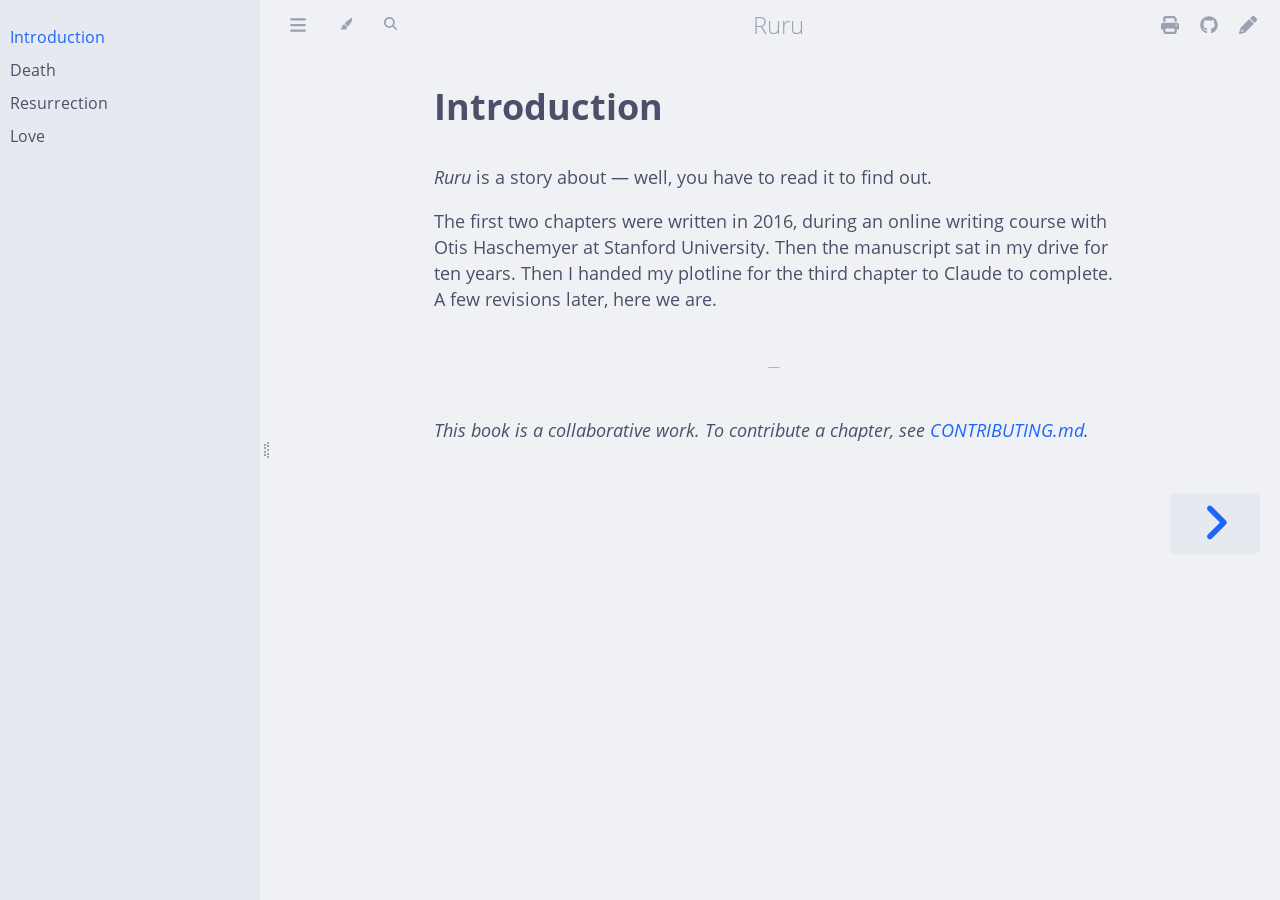
<file: index.html>
<!DOCTYPE HTML>
<html lang="en" class="latte sidebar-visible" dir="ltr">
    <head>
        <!-- Book generated using mdBook -->
        <meta charset="UTF-8">
        <title>Introduction - Ruru</title>


        <!-- Custom HTML head -->

        <meta name="description" content="">
        <meta name="viewport" content="width=device-width, initial-scale=1">
        <meta name="theme-color" content="#ffffff">

        <link rel="icon" href="favicon-de23e50b.svg">
        <link rel="shortcut icon" href="favicon-8114d1fc.png">
        <link rel="stylesheet" href="css/variables-8adf115d.css">
        <link rel="stylesheet" href="css/general-2459343d.css">
        <link rel="stylesheet" href="css/chrome-ae938929.css">
        <link rel="stylesheet" href="css/print-9e4910d8.css" media="print">

        <!-- Fonts -->
        <link rel="stylesheet" href="fonts/fonts-9644e21d.css">

        <!-- Highlight.js Stylesheets -->
        <link rel="stylesheet" id="mdbook-highlight-css" href="highlight-493f70e1.css">
        <link rel="stylesheet" id="mdbook-tomorrow-night-css" href="tomorrow-night-4c0ae647.css">
        <link rel="stylesheet" id="mdbook-ayu-highlight-css" href="ayu-highlight-3fdfc3ac.css">

        <!-- Custom theme stylesheets -->
        <link rel="stylesheet" href="theme/catppuccin-e08be6a9.css">
        <link rel="stylesheet" href="theme/custom-67012eba.css">


        <!-- Provide site root and default themes to javascript -->
        <script>
            const path_to_root = "";
            const default_light_theme = "latte";
            const default_dark_theme = "macchiato";
            window.path_to_searchindex_js = "searchindex-57f15bfc.js";
        </script>
        <!-- Start loading toc.js asap -->
        <script src="toc-f40bea7d.js"></script>
    </head>
    <body>
    <div id="mdbook-help-container">
        <div id="mdbook-help-popup">
            <h2 class="mdbook-help-title">Keyboard shortcuts</h2>
            <div>
                <p>Press <kbd>←</kbd> or <kbd>→</kbd> to navigate between chapters</p>
                <p>Press <kbd>S</kbd> or <kbd>/</kbd> to search in the book</p>
                <p>Press <kbd>?</kbd> to show this help</p>
                <p>Press <kbd>Esc</kbd> to hide this help</p>
            </div>
        </div>
    </div>
    <div id="mdbook-body-container">
        <!-- Work around some values being stored in localStorage wrapped in quotes -->
        <script>
            try {
                let theme = localStorage.getItem('mdbook-theme');
                let sidebar = localStorage.getItem('mdbook-sidebar');

                if (theme.startsWith('"') && theme.endsWith('"')) {
                    localStorage.setItem('mdbook-theme', theme.slice(1, theme.length - 1));
                }

                if (sidebar.startsWith('"') && sidebar.endsWith('"')) {
                    localStorage.setItem('mdbook-sidebar', sidebar.slice(1, sidebar.length - 1));
                }
            } catch (e) { }
        </script>

        <!-- Set the theme before any content is loaded, prevents flash -->
        <script>
            const default_theme = window.matchMedia("(prefers-color-scheme: dark)").matches ? default_dark_theme : default_light_theme;
            let theme;
            try { theme = localStorage.getItem('mdbook-theme'); } catch(e) { }
            if (theme === null || theme === undefined) { theme = default_theme; }
            const html = document.documentElement;
            html.classList.remove('latte')
            html.classList.add(theme);
            html.classList.add("js");
        </script>

        <input type="checkbox" id="mdbook-sidebar-toggle-anchor" class="hidden">

        <!-- Hide / unhide sidebar before it is displayed -->
        <script>
            let sidebar = null;
            const sidebar_toggle = document.getElementById("mdbook-sidebar-toggle-anchor");
            if (document.body.clientWidth >= 1080) {
                try { sidebar = localStorage.getItem('mdbook-sidebar'); } catch(e) { }
                sidebar = sidebar || 'visible';
            } else {
                sidebar = 'hidden';
                sidebar_toggle.checked = false;
            }
            if (sidebar === 'visible') {
                sidebar_toggle.checked = true;
            } else {
                html.classList.remove('sidebar-visible');
            }
        </script>

        <nav id="mdbook-sidebar" class="sidebar" aria-label="Table of contents">
            <!-- populated by js -->
            <mdbook-sidebar-scrollbox class="sidebar-scrollbox"></mdbook-sidebar-scrollbox>
            <noscript>
                <iframe class="sidebar-iframe-outer" src="toc.html"></iframe>
            </noscript>
            <div id="mdbook-sidebar-resize-handle" class="sidebar-resize-handle">
                <div class="sidebar-resize-indicator"></div>
            </div>
        </nav>

        <div id="mdbook-page-wrapper" class="page-wrapper">

            <div class="page">
                <div id="mdbook-menu-bar-hover-placeholder"></div>
                <div id="mdbook-menu-bar" class="menu-bar sticky">
                    <div class="left-buttons">
                        <label id="mdbook-sidebar-toggle" class="icon-button" for="mdbook-sidebar-toggle-anchor" title="Toggle Table of Contents" aria-label="Toggle Table of Contents" aria-controls="mdbook-sidebar">
                            <span class=fa-svg><svg xmlns="http://www.w3.org/2000/svg" viewBox="0 0 448 512"><!--! Font Awesome Free 6.2.0 by @fontawesome - https://fontawesome.com License - https://fontawesome.com/license/free (Icons: CC BY 4.0, Fonts: SIL OFL 1.1, Code: MIT License) Copyright 2022 Fonticons, Inc. --><path d="M0 96C0 78.3 14.3 64 32 64H416c17.7 0 32 14.3 32 32s-14.3 32-32 32H32C14.3 128 0 113.7 0 96zM0 256c0-17.7 14.3-32 32-32H416c17.7 0 32 14.3 32 32s-14.3 32-32 32H32c-17.7 0-32-14.3-32-32zM448 416c0 17.7-14.3 32-32 32H32c-17.7 0-32-14.3-32-32s14.3-32 32-32H416c17.7 0 32 14.3 32 32z"/></svg></span>
                        </label>
                        <button id="mdbook-theme-toggle" class="icon-button" type="button" title="Change theme" aria-label="Change theme" aria-haspopup="true" aria-expanded="false" aria-controls="mdbook-theme-list">
                            <span class=fa-svg><svg xmlns="http://www.w3.org/2000/svg" viewBox="0 0 576 512"><!--! Font Awesome Free 6.2.0 by @fontawesome - https://fontawesome.com License - https://fontawesome.com/license/free (Icons: CC BY 4.0, Fonts: SIL OFL 1.1, Code: MIT License) Copyright 2022 Fonticons, Inc. --><path d="M371.3 367.1c27.3-3.9 51.9-19.4 67.2-42.9L600.2 74.1c12.6-19.5 9.4-45.3-7.6-61.2S549.7-4.4 531.1 9.6L294.4 187.2c-24 18-38.2 46.1-38.4 76.1L371.3 367.1zm-19.6 25.4l-116-104.4C175.9 290.3 128 339.6 128 400c0 3.9 .2 7.8 .6 11.6c1.8 17.5-10.2 36.4-27.8 36.4H96c-17.7 0-32 14.3-32 32s14.3 32 32 32H240c61.9 0 112-50.1 112-112c0-2.5-.1-5-.2-7.5z"/></svg></span>
                        </button>
                        <ul id="mdbook-theme-list" class="theme-popup" aria-label="Themes" role="menu">
                            <li role="none"><button role="menuitem" class="theme" id="mdbook-theme-default_theme">Auto</button></li>
                            <li role="none"><button role="menuitem" class="theme" id="mdbook-theme-light">Light</button></li>
                            <li role="none"><button role="menuitem" class="theme" id="mdbook-theme-rust">Rust</button></li>
                            <li role="none"><button role="menuitem" class="theme" id="mdbook-theme-coal">Coal</button></li>
                            <li role="none"><button role="menuitem" class="theme" id="mdbook-theme-navy">Navy</button></li>
                            <li role="none"><button role="menuitem" class="theme" id="mdbook-theme-ayu">Ayu</button></li>
                        </ul>
                        <button id="mdbook-search-toggle" class="icon-button" type="button" title="Search (`/`)" aria-label="Toggle Searchbar" aria-expanded="false" aria-keyshortcuts="/ s" aria-controls="mdbook-searchbar">
                            <span class=fa-svg><svg xmlns="http://www.w3.org/2000/svg" viewBox="0 0 512 512"><!--! Font Awesome Free 6.2.0 by @fontawesome - https://fontawesome.com License - https://fontawesome.com/license/free (Icons: CC BY 4.0, Fonts: SIL OFL 1.1, Code: MIT License) Copyright 2022 Fonticons, Inc. --><path d="M416 208c0 45.9-14.9 88.3-40 122.7L502.6 457.4c12.5 12.5 12.5 32.8 0 45.3s-32.8 12.5-45.3 0L330.7 376c-34.4 25.2-76.8 40-122.7 40C93.1 416 0 322.9 0 208S93.1 0 208 0S416 93.1 416 208zM208 352c79.5 0 144-64.5 144-144s-64.5-144-144-144S64 128.5 64 208s64.5 144 144 144z"/></svg></span>
                        </button>
                    </div>

                    <h1 class="menu-title">Ruru</h1>

                    <div class="right-buttons">
                        <a href="print.html" title="Print this book" aria-label="Print this book">
                            <span class=fa-svg id="print-button"><svg xmlns="http://www.w3.org/2000/svg" viewBox="0 0 512 512"><!--! Font Awesome Free 6.2.0 by @fontawesome - https://fontawesome.com License - https://fontawesome.com/license/free (Icons: CC BY 4.0, Fonts: SIL OFL 1.1, Code: MIT License) Copyright 2022 Fonticons, Inc. --><path d="M128 0C92.7 0 64 28.7 64 64v96h64V64H354.7L384 93.3V160h64V93.3c0-17-6.7-33.3-18.7-45.3L400 18.7C388 6.7 371.7 0 354.7 0H128zM384 352v32 64H128V384 368 352H384zm64 32h32c17.7 0 32-14.3 32-32V256c0-35.3-28.7-64-64-64H64c-35.3 0-64 28.7-64 64v96c0 17.7 14.3 32 32 32H64v64c0 35.3 28.7 64 64 64H384c35.3 0 64-28.7 64-64V384zm-16-88c-13.3 0-24-10.7-24-24s10.7-24 24-24s24 10.7 24 24s-10.7 24-24 24z"/></svg></span>
                        </a>
                        <a href="https://github.com/mathcomics/ruru" title="Git repository" aria-label="Git repository">
                            <span class=fa-svg><svg xmlns="http://www.w3.org/2000/svg" viewBox="0 0 496 512"><!--! Font Awesome Free 6.2.0 by @fontawesome - https://fontawesome.com License - https://fontawesome.com/license/free (Icons: CC BY 4.0, Fonts: SIL OFL 1.1, Code: MIT License) Copyright 2022 Fonticons, Inc. --><path d="M165.9 397.4c0 2-2.3 3.6-5.2 3.6-3.3.3-5.6-1.3-5.6-3.6 0-2 2.3-3.6 5.2-3.6 3-.3 5.6 1.3 5.6 3.6zm-31.1-4.5c-.7 2 1.3 4.3 4.3 4.9 2.6 1 5.6 0 6.2-2s-1.3-4.3-4.3-5.2c-2.6-.7-5.5.3-6.2 2.3zm44.2-1.7c-2.9.7-4.9 2.6-4.6 4.9.3 2 2.9 3.3 5.9 2.6 2.9-.7 4.9-2.6 4.6-4.6-.3-1.9-3-3.2-5.9-2.9zM244.8 8C106.1 8 0 113.3 0 252c0 110.9 69.8 205.8 169.5 239.2 12.8 2.3 17.3-5.6 17.3-12.1 0-6.2-.3-40.4-.3-61.4 0 0-70 15-84.7-29.8 0 0-11.4-29.1-27.8-36.6 0 0-22.9-15.7 1.6-15.4 0 0 24.9 2 38.6 25.8 21.9 38.6 58.6 27.5 72.9 20.9 2.3-16 8.8-27.1 16-33.7-55.9-6.2-112.3-14.3-112.3-110.5 0-27.5 7.6-41.3 23.6-58.9-2.6-6.5-11.1-33.3 2.6-67.9 20.9-6.5 69 27 69 27 20-5.6 41.5-8.5 62.8-8.5s42.8 2.9 62.8 8.5c0 0 48.1-33.6 69-27 13.7 34.7 5.2 61.4 2.6 67.9 16 17.7 25.8 31.5 25.8 58.9 0 96.5-58.9 104.2-114.8 110.5 9.2 7.9 17 22.9 17 46.4 0 33.7-.3 75.4-.3 83.6 0 6.5 4.6 14.4 17.3 12.1C428.2 457.8 496 362.9 496 252 496 113.3 383.5 8 244.8 8zM97.2 352.9c-1.3 1-1 3.3.7 5.2 1.6 1.6 3.9 2.3 5.2 1 1.3-1 1-3.3-.7-5.2-1.6-1.6-3.9-2.3-5.2-1zm-10.8-8.1c-.7 1.3.3 2.9 2.3 3.9 1.6 1 3.6.7 4.3-.7.7-1.3-.3-2.9-2.3-3.9-2-.6-3.6-.3-4.3.7zm32.4 35.6c-1.6 1.3-1 4.3 1.3 6.2 2.3 2.3 5.2 2.6 6.5 1 1.3-1.3.7-4.3-1.3-6.2-2.2-2.3-5.2-2.6-6.5-1zm-11.4-14.7c-1.6 1-1.6 3.6 0 5.9 1.6 2.3 4.3 3.3 5.6 2.3 1.6-1.3 1.6-3.9 0-6.2-1.4-2.3-4-3.3-5.6-2z"/></svg></span>
                        </a>
                        <a href="https://github.com/mathcomics/ruru/edit/main/src/introduction.md" title="Suggest an edit" aria-label="Suggest an edit" rel="edit">
                            <span class=fa-svg id="git-edit-button"><svg xmlns="http://www.w3.org/2000/svg" viewBox="0 0 512 512"><!--! Font Awesome Free 6.2.0 by @fontawesome - https://fontawesome.com License - https://fontawesome.com/license/free (Icons: CC BY 4.0, Fonts: SIL OFL 1.1, Code: MIT License) Copyright 2022 Fonticons, Inc. --><path d="M421.7 220.3l-11.3 11.3-22.6 22.6-205 205c-6.6 6.6-14.8 11.5-23.8 14.1L30.8 511c-8.4 2.5-17.5 .2-23.7-6.1S-1.5 489.7 1 481.2L38.7 353.1c2.6-9 7.5-17.2 14.1-23.8l205-205 22.6-22.6 11.3-11.3 33.9 33.9 62.1 62.1 33.9 33.9zM96 353.9l-9.3 9.3c-.9 .9-1.6 2.1-2 3.4l-25.3 86 86-25.3c1.3-.4 2.5-1.1 3.4-2l9.3-9.3H112c-8.8 0-16-7.2-16-16V353.9zM453.3 19.3l39.4 39.4c25 25 25 65.5 0 90.5l-14.5 14.5-22.6 22.6-11.3 11.3-33.9-33.9-62.1-62.1L314.3 67.7l11.3-11.3 22.6-22.6 14.5-14.5c25-25 65.5-25 90.5 0z"/></svg></span>
                        </a>

                    </div>
                </div>

                <div id="mdbook-search-wrapper" class="hidden">
                    <form id="mdbook-searchbar-outer" class="searchbar-outer">
                        <div class="search-wrapper">
                            <input type="search" id="mdbook-searchbar" name="searchbar" placeholder="Search this book ..." aria-controls="mdbook-searchresults-outer" aria-describedby="searchresults-header">
                            <div class="spinner-wrapper">
                                <span class=fa-svg id="fa-spin"><svg xmlns="http://www.w3.org/2000/svg" viewBox="0 0 512 512"><!--! Font Awesome Free 6.2.0 by @fontawesome - https://fontawesome.com License - https://fontawesome.com/license/free (Icons: CC BY 4.0, Fonts: SIL OFL 1.1, Code: MIT License) Copyright 2022 Fonticons, Inc. --><path d="M304 48c0-26.5-21.5-48-48-48s-48 21.5-48 48s21.5 48 48 48s48-21.5 48-48zm0 416c0-26.5-21.5-48-48-48s-48 21.5-48 48s21.5 48 48 48s48-21.5 48-48zM48 304c26.5 0 48-21.5 48-48s-21.5-48-48-48s-48 21.5-48 48s21.5 48 48 48zm464-48c0-26.5-21.5-48-48-48s-48 21.5-48 48s21.5 48 48 48s48-21.5 48-48zM142.9 437c18.7-18.7 18.7-49.1 0-67.9s-49.1-18.7-67.9 0s-18.7 49.1 0 67.9s49.1 18.7 67.9 0zm0-294.2c18.7-18.7 18.7-49.1 0-67.9S93.7 56.2 75 75s-18.7 49.1 0 67.9s49.1 18.7 67.9 0zM369.1 437c18.7 18.7 49.1 18.7 67.9 0s18.7-49.1 0-67.9s-49.1-18.7-67.9 0s-18.7 49.1 0 67.9z"/></svg></span>
                            </div>
                        </div>
                    </form>
                    <div id="mdbook-searchresults-outer" class="searchresults-outer hidden">
                        <div id="mdbook-searchresults-header" class="searchresults-header"></div>
                        <ul id="mdbook-searchresults">
                        </ul>
                    </div>
                </div>

                <!-- Apply ARIA attributes after the sidebar and the sidebar toggle button are added to the DOM -->
                <script>
                    document.getElementById('mdbook-sidebar-toggle').setAttribute('aria-expanded', sidebar === 'visible');
                    document.getElementById('mdbook-sidebar').setAttribute('aria-hidden', sidebar !== 'visible');
                    Array.from(document.querySelectorAll('#mdbook-sidebar a')).forEach(function(link) {
                        link.setAttribute('tabIndex', sidebar === 'visible' ? 0 : -1);
                    });
                </script>

                <div id="mdbook-content" class="content">
                    <main>
                        <h1 id="introduction"><a class="header" href="#introduction">Introduction</a></h1>
<p><em>Ruru</em> is a story about — well, you have to read it to find out.</p>
<p>The first two chapters were written in 2016, during an online writing course with Otis Haschemyer at Stanford University. Then the manuscript sat in my drive for ten years. Then I handed my plotline for the third chapter to Claude to complete. A few revisions later, here we are.</p>
<hr>
<p><em>This book is a collaborative work. To contribute a chapter, see <a href="https://github.com/mathcomics/ruru/blob/main/CONTRIBUTING.md">CONTRIBUTING.md</a>.</em></p>

                    </main>

                    <nav class="nav-wrapper" aria-label="Page navigation">
                        <!-- Mobile navigation buttons -->

                            <a rel="next prefetch" href="chapter_1.html" class="mobile-nav-chapters next" title="Next chapter" aria-label="Next chapter" aria-keyshortcuts="Right">
                                <span class=fa-svg><svg xmlns="http://www.w3.org/2000/svg" viewBox="0 0 320 512"><!--! Font Awesome Free 6.2.0 by @fontawesome - https://fontawesome.com License - https://fontawesome.com/license/free (Icons: CC BY 4.0, Fonts: SIL OFL 1.1, Code: MIT License) Copyright 2022 Fonticons, Inc. --><path d="M278.6 233.4c12.5 12.5 12.5 32.8 0 45.3l-160 160c-12.5 12.5-32.8 12.5-45.3 0s-12.5-32.8 0-45.3L210.7 256 73.4 118.6c-12.5-12.5-12.5-32.8 0-45.3s32.8-12.5 45.3 0l160 160z"/></svg></span>
                            </a>

                        <div style="clear: both"></div>
                    </nav>
                </div>
            </div>

            <nav class="nav-wide-wrapper" aria-label="Page navigation">

                    <a rel="next prefetch" href="chapter_1.html" class="nav-chapters next" title="Next chapter" aria-label="Next chapter" aria-keyshortcuts="Right">
                        <span class=fa-svg><svg xmlns="http://www.w3.org/2000/svg" viewBox="0 0 320 512"><!--! Font Awesome Free 6.2.0 by @fontawesome - https://fontawesome.com License - https://fontawesome.com/license/free (Icons: CC BY 4.0, Fonts: SIL OFL 1.1, Code: MIT License) Copyright 2022 Fonticons, Inc. --><path d="M278.6 233.4c12.5 12.5 12.5 32.8 0 45.3l-160 160c-12.5 12.5-32.8 12.5-45.3 0s-12.5-32.8 0-45.3L210.7 256 73.4 118.6c-12.5-12.5-12.5-32.8 0-45.3s32.8-12.5 45.3 0l160 160z"/></svg></span>
                    </a>
            </nav>

        </div>

        <template id=fa-eye><span class=fa-svg><svg xmlns="http://www.w3.org/2000/svg" viewBox="0 0 576 512"><!--! Font Awesome Free 6.2.0 by @fontawesome - https://fontawesome.com License - https://fontawesome.com/license/free (Icons: CC BY 4.0, Fonts: SIL OFL 1.1, Code: MIT License) Copyright 2022 Fonticons, Inc. --><path d="M288 32c-80.8 0-145.5 36.8-192.6 80.6C48.6 156 17.3 208 2.5 243.7c-3.3 7.9-3.3 16.7 0 24.6C17.3 304 48.6 356 95.4 399.4C142.5 443.2 207.2 480 288 480s145.5-36.8 192.6-80.6c46.8-43.5 78.1-95.4 93-131.1c3.3-7.9 3.3-16.7 0-24.6c-14.9-35.7-46.2-87.7-93-131.1C433.5 68.8 368.8 32 288 32zM432 256c0 79.5-64.5 144-144 144s-144-64.5-144-144s64.5-144 144-144s144 64.5 144 144zM288 192c0 35.3-28.7 64-64 64c-11.5 0-22.3-3-31.6-8.4c-.2 2.8-.4 5.5-.4 8.4c0 53 43 96 96 96s96-43 96-96s-43-96-96-96c-2.8 0-5.6 .1-8.4 .4c5.3 9.3 8.4 20.1 8.4 31.6z"/></svg></span></template>
        <template id=fa-eye-slash><span class=fa-svg><svg xmlns="http://www.w3.org/2000/svg" viewBox="0 0 640 512"><!--! Font Awesome Free 6.2.0 by @fontawesome - https://fontawesome.com License - https://fontawesome.com/license/free (Icons: CC BY 4.0, Fonts: SIL OFL 1.1, Code: MIT License) Copyright 2022 Fonticons, Inc. --><path d="M38.8 5.1C28.4-3.1 13.3-1.2 5.1 9.2S-1.2 34.7 9.2 42.9l592 464c10.4 8.2 25.5 6.3 33.7-4.1s6.3-25.5-4.1-33.7L525.6 386.7c39.6-40.6 66.4-86.1 79.9-118.4c3.3-7.9 3.3-16.7 0-24.6c-14.9-35.7-46.2-87.7-93-131.1C465.5 68.8 400.8 32 320 32c-68.2 0-125 26.3-169.3 60.8L38.8 5.1zM223.1 149.5C248.6 126.2 282.7 112 320 112c79.5 0 144 64.5 144 144c0 24.9-6.3 48.3-17.4 68.7L408 294.5c5.2-11.8 8-24.8 8-38.5c0-53-43-96-96-96c-2.8 0-5.6 .1-8.4 .4c5.3 9.3 8.4 20.1 8.4 31.6c0 10.2-2.4 19.8-6.6 28.3l-90.3-70.8zm223.1 298L373 389.9c-16.4 6.5-34.3 10.1-53 10.1c-79.5 0-144-64.5-144-144c0-6.9 .5-13.6 1.4-20.2L83.1 161.5C60.3 191.2 44 220.8 34.5 243.7c-3.3 7.9-3.3 16.7 0 24.6c14.9 35.7 46.2 87.7 93 131.1C174.5 443.2 239.2 480 320 480c47.8 0 89.9-12.9 126.2-32.5z"/></svg></span></template>
        <template id=fa-copy><span class=fa-svg><svg xmlns="http://www.w3.org/2000/svg" viewBox="0 0 512 512"><!--! Font Awesome Free 6.2.0 by @fontawesome - https://fontawesome.com License - https://fontawesome.com/license/free (Icons: CC BY 4.0, Fonts: SIL OFL 1.1, Code: MIT License) Copyright 2022 Fonticons, Inc. --><path d="M502.6 70.63l-61.25-61.25C435.4 3.371 427.2 0 418.7 0H255.1c-35.35 0-64 28.66-64 64l.0195 256C192 355.4 220.7 384 256 384h192c35.2 0 64-28.8 64-64V93.25C512 84.77 508.6 76.63 502.6 70.63zM464 320c0 8.836-7.164 16-16 16H255.1c-8.838 0-16-7.164-16-16L239.1 64.13c0-8.836 7.164-16 16-16h128L384 96c0 17.67 14.33 32 32 32h47.1V320zM272 448c0 8.836-7.164 16-16 16H63.1c-8.838 0-16-7.164-16-16L47.98 192.1c0-8.836 7.164-16 16-16H160V128H63.99c-35.35 0-64 28.65-64 64l.0098 256C.002 483.3 28.66 512 64 512h192c35.2 0 64-28.8 64-64v-32h-47.1L272 448z"/></svg></span></template>
        <template id=fa-play><span class=fa-svg><svg xmlns="http://www.w3.org/2000/svg" viewBox="0 0 384 512"><!--! Font Awesome Free 6.2.0 by @fontawesome - https://fontawesome.com License - https://fontawesome.com/license/free (Icons: CC BY 4.0, Fonts: SIL OFL 1.1, Code: MIT License) Copyright 2022 Fonticons, Inc. --><path d="M73 39c-14.8-9.1-33.4-9.4-48.5-.9S0 62.6 0 80V432c0 17.4 9.4 33.4 24.5 41.9s33.7 8.1 48.5-.9L361 297c14.3-8.7 23-24.2 23-41s-8.7-32.2-23-41L73 39z"/></svg></span></template>
        <template id=fa-clock-rotate-left><span class=fa-svg><svg xmlns="http://www.w3.org/2000/svg" viewBox="0 0 512 512"><!--! Font Awesome Free 6.2.0 by @fontawesome - https://fontawesome.com License - https://fontawesome.com/license/free (Icons: CC BY 4.0, Fonts: SIL OFL 1.1, Code: MIT License) Copyright 2022 Fonticons, Inc. --><path d="M75 75L41 41C25.9 25.9 0 36.6 0 57.9V168c0 13.3 10.7 24 24 24H134.1c21.4 0 32.1-25.9 17-41l-30.8-30.8C155 85.5 203 64 256 64c106 0 192 86 192 192s-86 192-192 192c-40.8 0-78.6-12.7-109.7-34.4c-14.5-10.1-34.4-6.6-44.6 7.9s-6.6 34.4 7.9 44.6C151.2 495 201.7 512 256 512c141.4 0 256-114.6 256-256S397.4 0 256 0C185.3 0 121.3 28.7 75 75zm181 53c-13.3 0-24 10.7-24 24V256c0 6.4 2.5 12.5 7 17l72 72c9.4 9.4 24.6 9.4 33.9 0s9.4-24.6 0-33.9l-65-65V152c0-13.3-10.7-24-24-24z"/></svg></span></template>



        <script>
            window.playground_copyable = true;
        </script>


        <script src="elasticlunr-ef4e11c1.min.js"></script>
        <script src="mark-09e88c2c.min.js"></script>
        <script src="searcher-c2a407aa.js"></script>

        <script src="clipboard-1626706a.min.js"></script>
        <script src="highlight-abc7f01d.js"></script>
        <script src="book-a0b12cfe.js"></script>

        <!-- Custom JS scripts -->



    </div>
    </body>
</html>
</file>
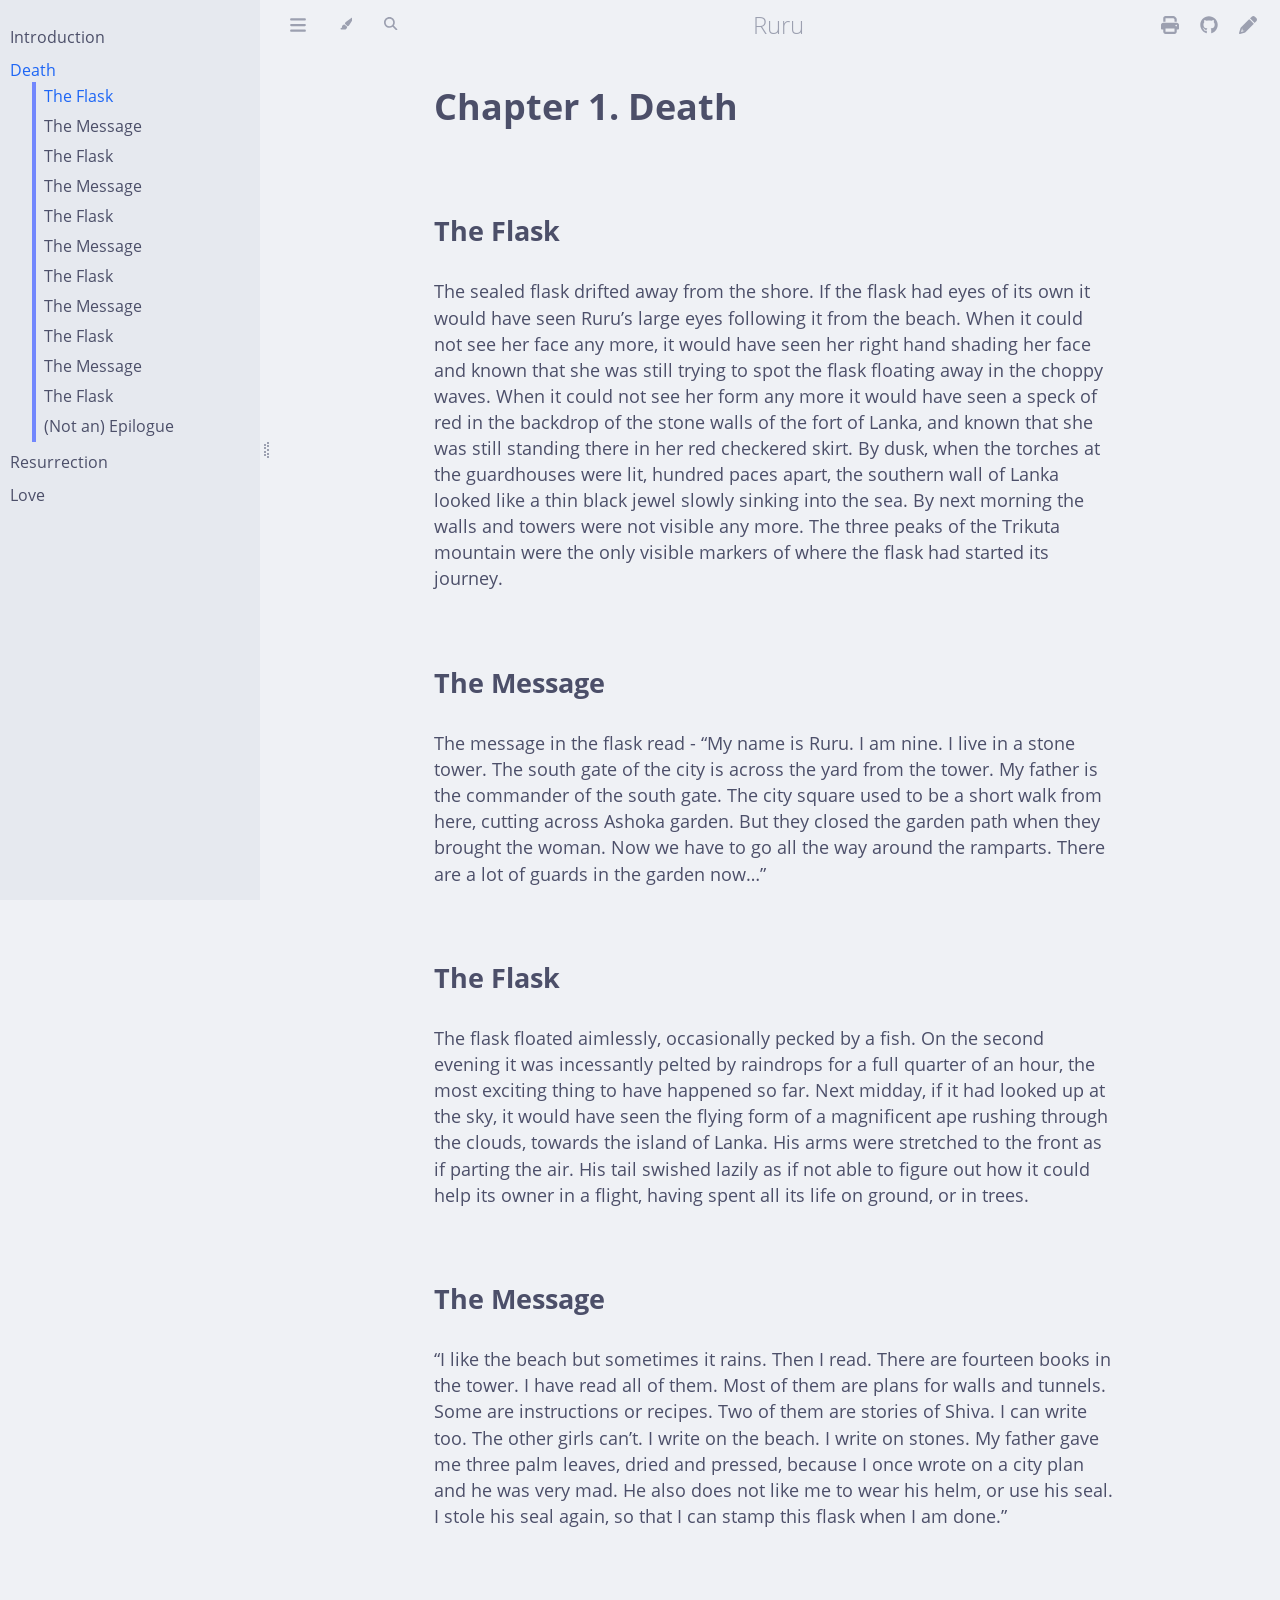
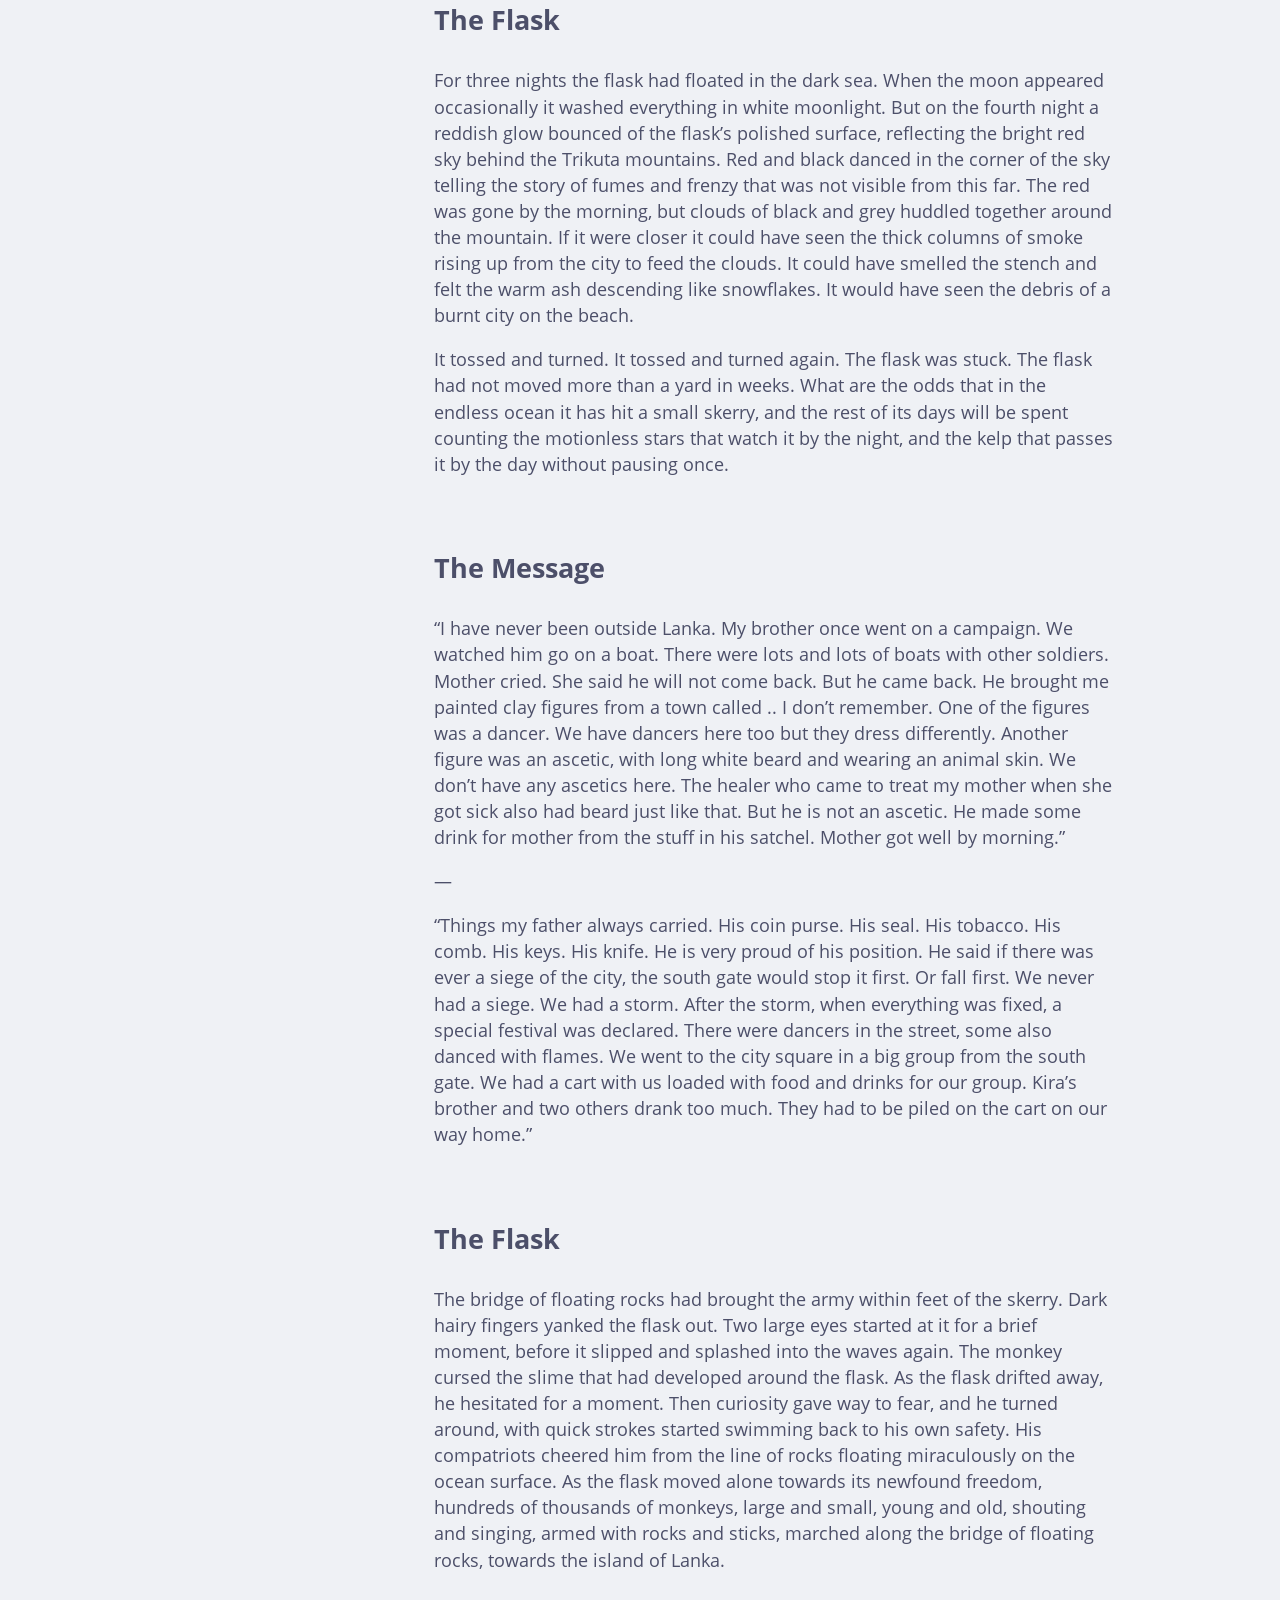
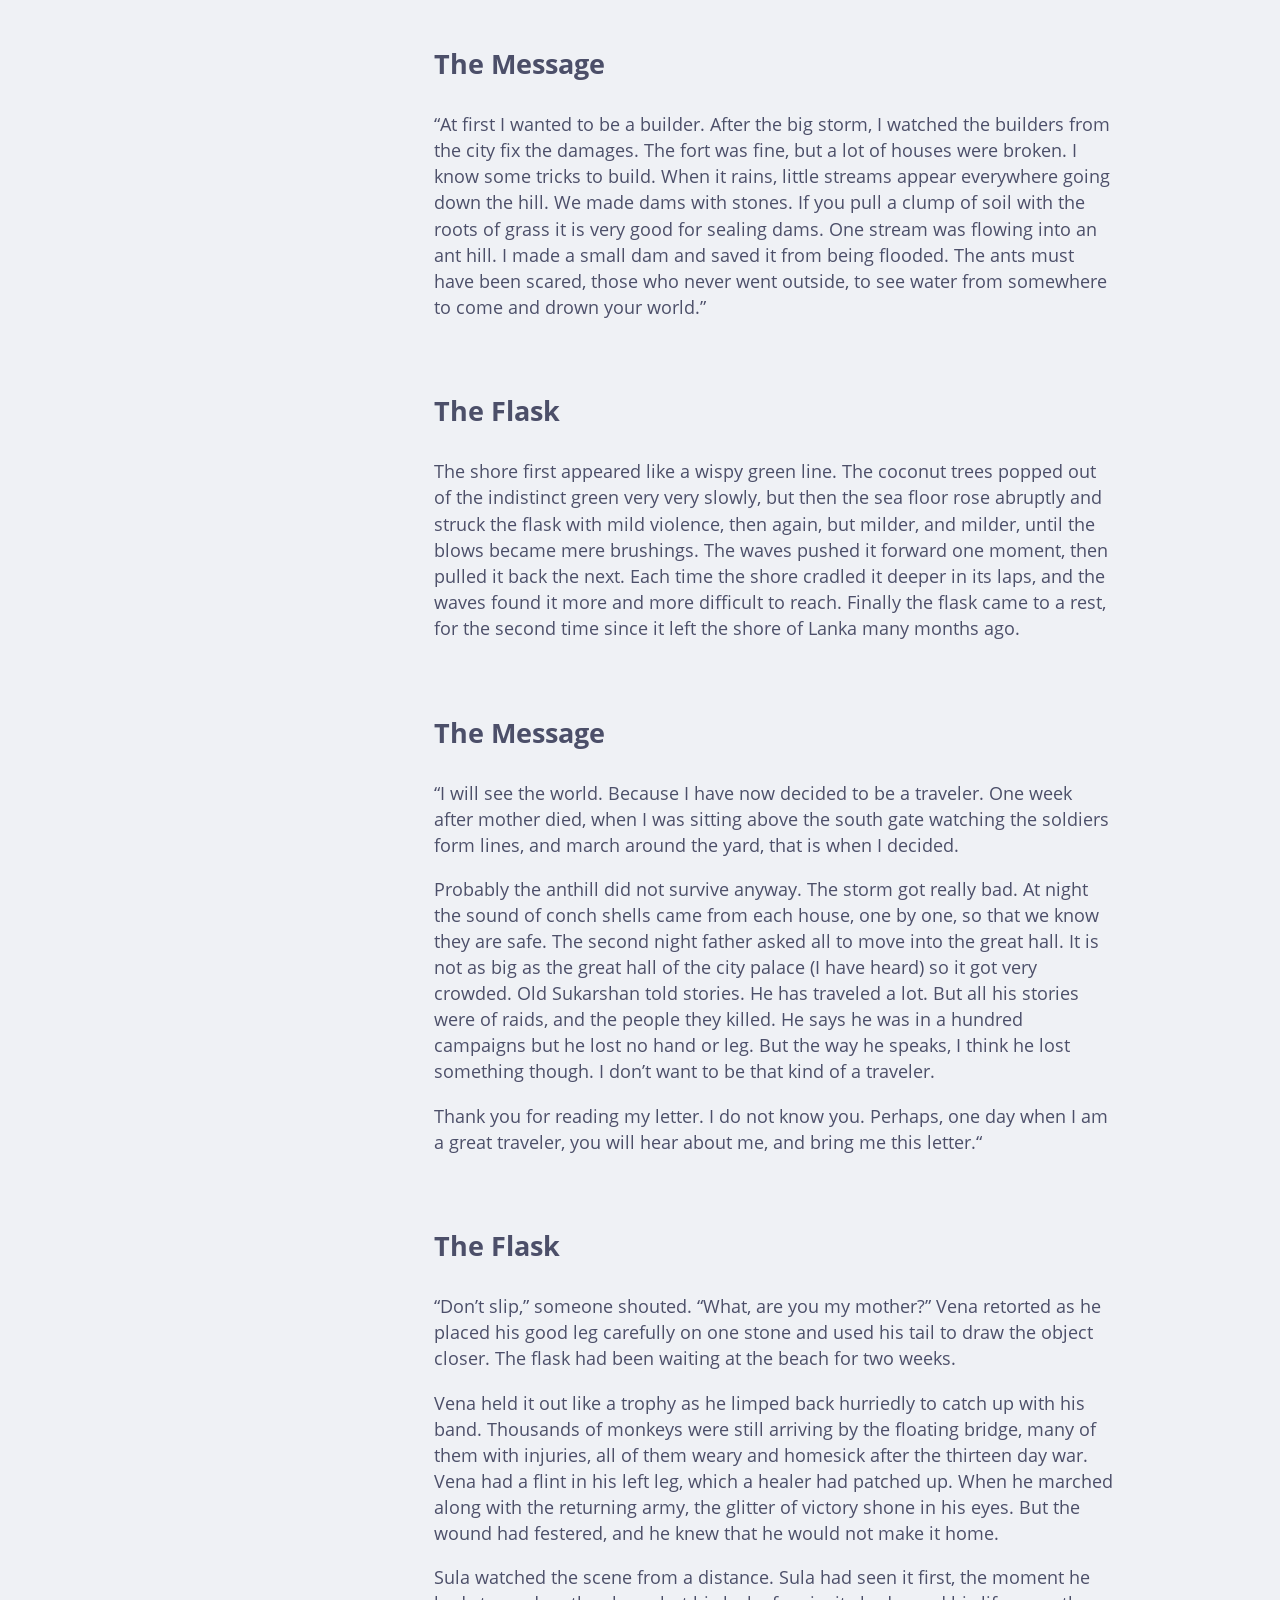
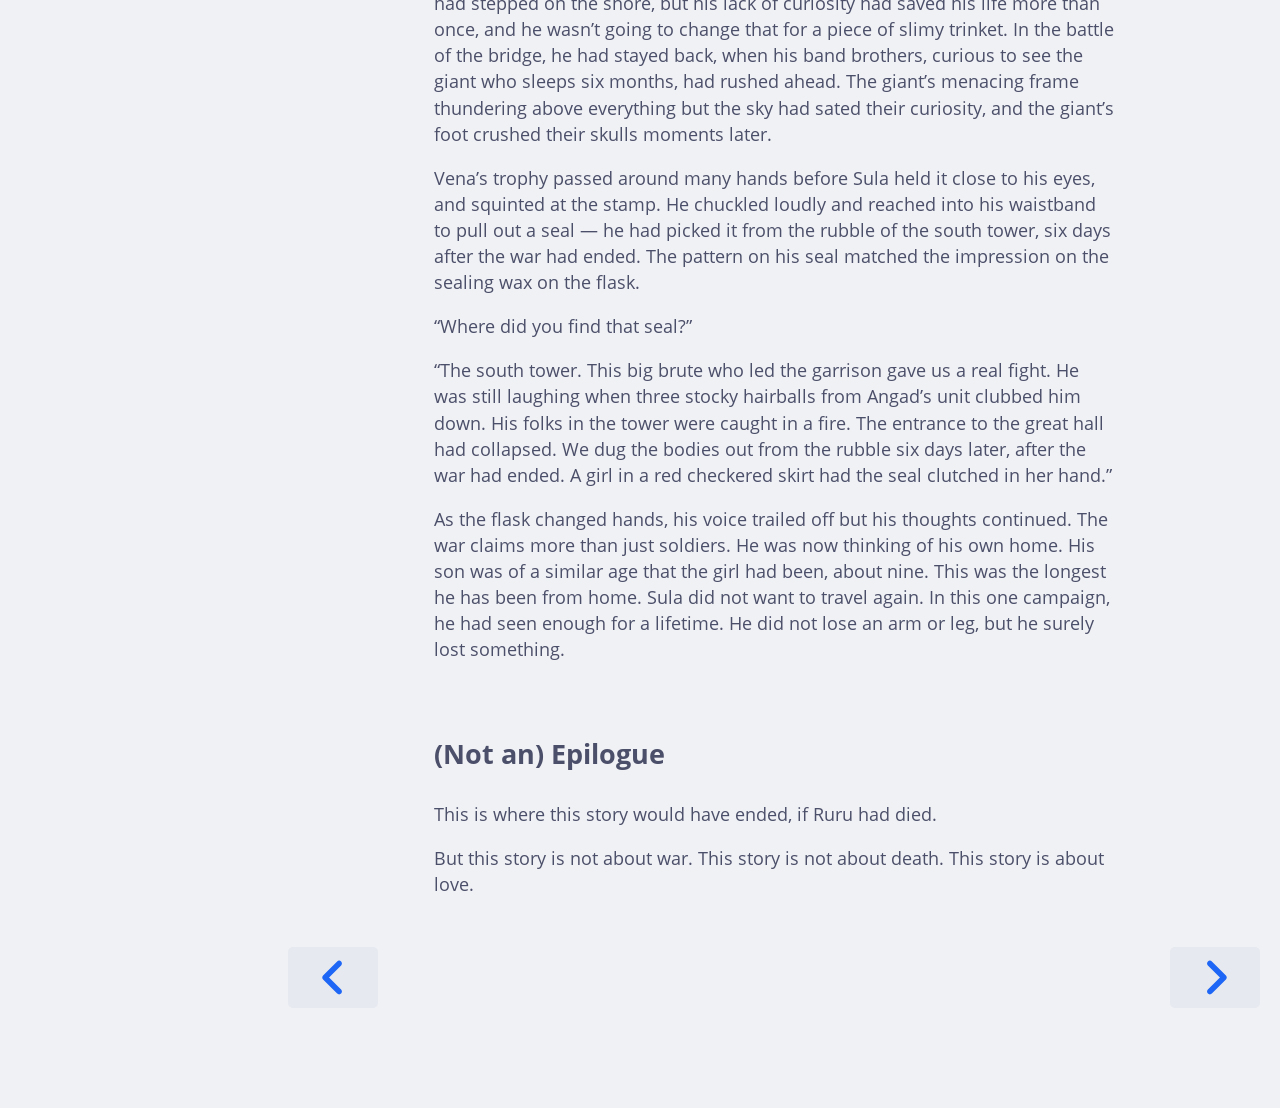
<file: chapter_1.html>
<!DOCTYPE HTML>
<html lang="en" class="latte sidebar-visible" dir="ltr">
    <head>
        <!-- Book generated using mdBook -->
        <meta charset="UTF-8">
        <title>Death - Ruru</title>


        <!-- Custom HTML head -->

        <meta name="description" content="">
        <meta name="viewport" content="width=device-width, initial-scale=1">
        <meta name="theme-color" content="#ffffff">

        <link rel="icon" href="favicon-de23e50b.svg">
        <link rel="shortcut icon" href="favicon-8114d1fc.png">
        <link rel="stylesheet" href="css/variables-8adf115d.css">
        <link rel="stylesheet" href="css/general-2459343d.css">
        <link rel="stylesheet" href="css/chrome-ae938929.css">
        <link rel="stylesheet" href="css/print-9e4910d8.css" media="print">

        <!-- Fonts -->
        <link rel="stylesheet" href="fonts/fonts-9644e21d.css">

        <!-- Highlight.js Stylesheets -->
        <link rel="stylesheet" id="mdbook-highlight-css" href="highlight-493f70e1.css">
        <link rel="stylesheet" id="mdbook-tomorrow-night-css" href="tomorrow-night-4c0ae647.css">
        <link rel="stylesheet" id="mdbook-ayu-highlight-css" href="ayu-highlight-3fdfc3ac.css">

        <!-- Custom theme stylesheets -->
        <link rel="stylesheet" href="theme/catppuccin-e08be6a9.css">
        <link rel="stylesheet" href="theme/custom-67012eba.css">


        <!-- Provide site root and default themes to javascript -->
        <script>
            const path_to_root = "";
            const default_light_theme = "latte";
            const default_dark_theme = "macchiato";
            window.path_to_searchindex_js = "searchindex-57f15bfc.js";
        </script>
        <!-- Start loading toc.js asap -->
        <script src="toc-f40bea7d.js"></script>
    </head>
    <body>
    <div id="mdbook-help-container">
        <div id="mdbook-help-popup">
            <h2 class="mdbook-help-title">Keyboard shortcuts</h2>
            <div>
                <p>Press <kbd>←</kbd> or <kbd>→</kbd> to navigate between chapters</p>
                <p>Press <kbd>S</kbd> or <kbd>/</kbd> to search in the book</p>
                <p>Press <kbd>?</kbd> to show this help</p>
                <p>Press <kbd>Esc</kbd> to hide this help</p>
            </div>
        </div>
    </div>
    <div id="mdbook-body-container">
        <!-- Work around some values being stored in localStorage wrapped in quotes -->
        <script>
            try {
                let theme = localStorage.getItem('mdbook-theme');
                let sidebar = localStorage.getItem('mdbook-sidebar');

                if (theme.startsWith('"') && theme.endsWith('"')) {
                    localStorage.setItem('mdbook-theme', theme.slice(1, theme.length - 1));
                }

                if (sidebar.startsWith('"') && sidebar.endsWith('"')) {
                    localStorage.setItem('mdbook-sidebar', sidebar.slice(1, sidebar.length - 1));
                }
            } catch (e) { }
        </script>

        <!-- Set the theme before any content is loaded, prevents flash -->
        <script>
            const default_theme = window.matchMedia("(prefers-color-scheme: dark)").matches ? default_dark_theme : default_light_theme;
            let theme;
            try { theme = localStorage.getItem('mdbook-theme'); } catch(e) { }
            if (theme === null || theme === undefined) { theme = default_theme; }
            const html = document.documentElement;
            html.classList.remove('latte')
            html.classList.add(theme);
            html.classList.add("js");
        </script>

        <input type="checkbox" id="mdbook-sidebar-toggle-anchor" class="hidden">

        <!-- Hide / unhide sidebar before it is displayed -->
        <script>
            let sidebar = null;
            const sidebar_toggle = document.getElementById("mdbook-sidebar-toggle-anchor");
            if (document.body.clientWidth >= 1080) {
                try { sidebar = localStorage.getItem('mdbook-sidebar'); } catch(e) { }
                sidebar = sidebar || 'visible';
            } else {
                sidebar = 'hidden';
                sidebar_toggle.checked = false;
            }
            if (sidebar === 'visible') {
                sidebar_toggle.checked = true;
            } else {
                html.classList.remove('sidebar-visible');
            }
        </script>

        <nav id="mdbook-sidebar" class="sidebar" aria-label="Table of contents">
            <!-- populated by js -->
            <mdbook-sidebar-scrollbox class="sidebar-scrollbox"></mdbook-sidebar-scrollbox>
            <noscript>
                <iframe class="sidebar-iframe-outer" src="toc.html"></iframe>
            </noscript>
            <div id="mdbook-sidebar-resize-handle" class="sidebar-resize-handle">
                <div class="sidebar-resize-indicator"></div>
            </div>
        </nav>

        <div id="mdbook-page-wrapper" class="page-wrapper">

            <div class="page">
                <div id="mdbook-menu-bar-hover-placeholder"></div>
                <div id="mdbook-menu-bar" class="menu-bar sticky">
                    <div class="left-buttons">
                        <label id="mdbook-sidebar-toggle" class="icon-button" for="mdbook-sidebar-toggle-anchor" title="Toggle Table of Contents" aria-label="Toggle Table of Contents" aria-controls="mdbook-sidebar">
                            <span class=fa-svg><svg xmlns="http://www.w3.org/2000/svg" viewBox="0 0 448 512"><!--! Font Awesome Free 6.2.0 by @fontawesome - https://fontawesome.com License - https://fontawesome.com/license/free (Icons: CC BY 4.0, Fonts: SIL OFL 1.1, Code: MIT License) Copyright 2022 Fonticons, Inc. --><path d="M0 96C0 78.3 14.3 64 32 64H416c17.7 0 32 14.3 32 32s-14.3 32-32 32H32C14.3 128 0 113.7 0 96zM0 256c0-17.7 14.3-32 32-32H416c17.7 0 32 14.3 32 32s-14.3 32-32 32H32c-17.7 0-32-14.3-32-32zM448 416c0 17.7-14.3 32-32 32H32c-17.7 0-32-14.3-32-32s14.3-32 32-32H416c17.7 0 32 14.3 32 32z"/></svg></span>
                        </label>
                        <button id="mdbook-theme-toggle" class="icon-button" type="button" title="Change theme" aria-label="Change theme" aria-haspopup="true" aria-expanded="false" aria-controls="mdbook-theme-list">
                            <span class=fa-svg><svg xmlns="http://www.w3.org/2000/svg" viewBox="0 0 576 512"><!--! Font Awesome Free 6.2.0 by @fontawesome - https://fontawesome.com License - https://fontawesome.com/license/free (Icons: CC BY 4.0, Fonts: SIL OFL 1.1, Code: MIT License) Copyright 2022 Fonticons, Inc. --><path d="M371.3 367.1c27.3-3.9 51.9-19.4 67.2-42.9L600.2 74.1c12.6-19.5 9.4-45.3-7.6-61.2S549.7-4.4 531.1 9.6L294.4 187.2c-24 18-38.2 46.1-38.4 76.1L371.3 367.1zm-19.6 25.4l-116-104.4C175.9 290.3 128 339.6 128 400c0 3.9 .2 7.8 .6 11.6c1.8 17.5-10.2 36.4-27.8 36.4H96c-17.7 0-32 14.3-32 32s14.3 32 32 32H240c61.9 0 112-50.1 112-112c0-2.5-.1-5-.2-7.5z"/></svg></span>
                        </button>
                        <ul id="mdbook-theme-list" class="theme-popup" aria-label="Themes" role="menu">
                            <li role="none"><button role="menuitem" class="theme" id="mdbook-theme-default_theme">Auto</button></li>
                            <li role="none"><button role="menuitem" class="theme" id="mdbook-theme-light">Light</button></li>
                            <li role="none"><button role="menuitem" class="theme" id="mdbook-theme-rust">Rust</button></li>
                            <li role="none"><button role="menuitem" class="theme" id="mdbook-theme-coal">Coal</button></li>
                            <li role="none"><button role="menuitem" class="theme" id="mdbook-theme-navy">Navy</button></li>
                            <li role="none"><button role="menuitem" class="theme" id="mdbook-theme-ayu">Ayu</button></li>
                        </ul>
                        <button id="mdbook-search-toggle" class="icon-button" type="button" title="Search (`/`)" aria-label="Toggle Searchbar" aria-expanded="false" aria-keyshortcuts="/ s" aria-controls="mdbook-searchbar">
                            <span class=fa-svg><svg xmlns="http://www.w3.org/2000/svg" viewBox="0 0 512 512"><!--! Font Awesome Free 6.2.0 by @fontawesome - https://fontawesome.com License - https://fontawesome.com/license/free (Icons: CC BY 4.0, Fonts: SIL OFL 1.1, Code: MIT License) Copyright 2022 Fonticons, Inc. --><path d="M416 208c0 45.9-14.9 88.3-40 122.7L502.6 457.4c12.5 12.5 12.5 32.8 0 45.3s-32.8 12.5-45.3 0L330.7 376c-34.4 25.2-76.8 40-122.7 40C93.1 416 0 322.9 0 208S93.1 0 208 0S416 93.1 416 208zM208 352c79.5 0 144-64.5 144-144s-64.5-144-144-144S64 128.5 64 208s64.5 144 144 144z"/></svg></span>
                        </button>
                    </div>

                    <h1 class="menu-title">Ruru</h1>

                    <div class="right-buttons">
                        <a href="print.html" title="Print this book" aria-label="Print this book">
                            <span class=fa-svg id="print-button"><svg xmlns="http://www.w3.org/2000/svg" viewBox="0 0 512 512"><!--! Font Awesome Free 6.2.0 by @fontawesome - https://fontawesome.com License - https://fontawesome.com/license/free (Icons: CC BY 4.0, Fonts: SIL OFL 1.1, Code: MIT License) Copyright 2022 Fonticons, Inc. --><path d="M128 0C92.7 0 64 28.7 64 64v96h64V64H354.7L384 93.3V160h64V93.3c0-17-6.7-33.3-18.7-45.3L400 18.7C388 6.7 371.7 0 354.7 0H128zM384 352v32 64H128V384 368 352H384zm64 32h32c17.7 0 32-14.3 32-32V256c0-35.3-28.7-64-64-64H64c-35.3 0-64 28.7-64 64v96c0 17.7 14.3 32 32 32H64v64c0 35.3 28.7 64 64 64H384c35.3 0 64-28.7 64-64V384zm-16-88c-13.3 0-24-10.7-24-24s10.7-24 24-24s24 10.7 24 24s-10.7 24-24 24z"/></svg></span>
                        </a>
                        <a href="https://github.com/mathcomics/ruru" title="Git repository" aria-label="Git repository">
                            <span class=fa-svg><svg xmlns="http://www.w3.org/2000/svg" viewBox="0 0 496 512"><!--! Font Awesome Free 6.2.0 by @fontawesome - https://fontawesome.com License - https://fontawesome.com/license/free (Icons: CC BY 4.0, Fonts: SIL OFL 1.1, Code: MIT License) Copyright 2022 Fonticons, Inc. --><path d="M165.9 397.4c0 2-2.3 3.6-5.2 3.6-3.3.3-5.6-1.3-5.6-3.6 0-2 2.3-3.6 5.2-3.6 3-.3 5.6 1.3 5.6 3.6zm-31.1-4.5c-.7 2 1.3 4.3 4.3 4.9 2.6 1 5.6 0 6.2-2s-1.3-4.3-4.3-5.2c-2.6-.7-5.5.3-6.2 2.3zm44.2-1.7c-2.9.7-4.9 2.6-4.6 4.9.3 2 2.9 3.3 5.9 2.6 2.9-.7 4.9-2.6 4.6-4.6-.3-1.9-3-3.2-5.9-2.9zM244.8 8C106.1 8 0 113.3 0 252c0 110.9 69.8 205.8 169.5 239.2 12.8 2.3 17.3-5.6 17.3-12.1 0-6.2-.3-40.4-.3-61.4 0 0-70 15-84.7-29.8 0 0-11.4-29.1-27.8-36.6 0 0-22.9-15.7 1.6-15.4 0 0 24.9 2 38.6 25.8 21.9 38.6 58.6 27.5 72.9 20.9 2.3-16 8.8-27.1 16-33.7-55.9-6.2-112.3-14.3-112.3-110.5 0-27.5 7.6-41.3 23.6-58.9-2.6-6.5-11.1-33.3 2.6-67.9 20.9-6.5 69 27 69 27 20-5.6 41.5-8.5 62.8-8.5s42.8 2.9 62.8 8.5c0 0 48.1-33.6 69-27 13.7 34.7 5.2 61.4 2.6 67.9 16 17.7 25.8 31.5 25.8 58.9 0 96.5-58.9 104.2-114.8 110.5 9.2 7.9 17 22.9 17 46.4 0 33.7-.3 75.4-.3 83.6 0 6.5 4.6 14.4 17.3 12.1C428.2 457.8 496 362.9 496 252 496 113.3 383.5 8 244.8 8zM97.2 352.9c-1.3 1-1 3.3.7 5.2 1.6 1.6 3.9 2.3 5.2 1 1.3-1 1-3.3-.7-5.2-1.6-1.6-3.9-2.3-5.2-1zm-10.8-8.1c-.7 1.3.3 2.9 2.3 3.9 1.6 1 3.6.7 4.3-.7.7-1.3-.3-2.9-2.3-3.9-2-.6-3.6-.3-4.3.7zm32.4 35.6c-1.6 1.3-1 4.3 1.3 6.2 2.3 2.3 5.2 2.6 6.5 1 1.3-1.3.7-4.3-1.3-6.2-2.2-2.3-5.2-2.6-6.5-1zm-11.4-14.7c-1.6 1-1.6 3.6 0 5.9 1.6 2.3 4.3 3.3 5.6 2.3 1.6-1.3 1.6-3.9 0-6.2-1.4-2.3-4-3.3-5.6-2z"/></svg></span>
                        </a>
                        <a href="https://github.com/mathcomics/ruru/edit/main/src/chapter_1.md" title="Suggest an edit" aria-label="Suggest an edit" rel="edit">
                            <span class=fa-svg id="git-edit-button"><svg xmlns="http://www.w3.org/2000/svg" viewBox="0 0 512 512"><!--! Font Awesome Free 6.2.0 by @fontawesome - https://fontawesome.com License - https://fontawesome.com/license/free (Icons: CC BY 4.0, Fonts: SIL OFL 1.1, Code: MIT License) Copyright 2022 Fonticons, Inc. --><path d="M421.7 220.3l-11.3 11.3-22.6 22.6-205 205c-6.6 6.6-14.8 11.5-23.8 14.1L30.8 511c-8.4 2.5-17.5 .2-23.7-6.1S-1.5 489.7 1 481.2L38.7 353.1c2.6-9 7.5-17.2 14.1-23.8l205-205 22.6-22.6 11.3-11.3 33.9 33.9 62.1 62.1 33.9 33.9zM96 353.9l-9.3 9.3c-.9 .9-1.6 2.1-2 3.4l-25.3 86 86-25.3c1.3-.4 2.5-1.1 3.4-2l9.3-9.3H112c-8.8 0-16-7.2-16-16V353.9zM453.3 19.3l39.4 39.4c25 25 25 65.5 0 90.5l-14.5 14.5-22.6 22.6-11.3 11.3-33.9-33.9-62.1-62.1L314.3 67.7l11.3-11.3 22.6-22.6 14.5-14.5c25-25 65.5-25 90.5 0z"/></svg></span>
                        </a>

                    </div>
                </div>

                <div id="mdbook-search-wrapper" class="hidden">
                    <form id="mdbook-searchbar-outer" class="searchbar-outer">
                        <div class="search-wrapper">
                            <input type="search" id="mdbook-searchbar" name="searchbar" placeholder="Search this book ..." aria-controls="mdbook-searchresults-outer" aria-describedby="searchresults-header">
                            <div class="spinner-wrapper">
                                <span class=fa-svg id="fa-spin"><svg xmlns="http://www.w3.org/2000/svg" viewBox="0 0 512 512"><!--! Font Awesome Free 6.2.0 by @fontawesome - https://fontawesome.com License - https://fontawesome.com/license/free (Icons: CC BY 4.0, Fonts: SIL OFL 1.1, Code: MIT License) Copyright 2022 Fonticons, Inc. --><path d="M304 48c0-26.5-21.5-48-48-48s-48 21.5-48 48s21.5 48 48 48s48-21.5 48-48zm0 416c0-26.5-21.5-48-48-48s-48 21.5-48 48s21.5 48 48 48s48-21.5 48-48zM48 304c26.5 0 48-21.5 48-48s-21.5-48-48-48s-48 21.5-48 48s21.5 48 48 48zm464-48c0-26.5-21.5-48-48-48s-48 21.5-48 48s21.5 48 48 48s48-21.5 48-48zM142.9 437c18.7-18.7 18.7-49.1 0-67.9s-49.1-18.7-67.9 0s-18.7 49.1 0 67.9s49.1 18.7 67.9 0zm0-294.2c18.7-18.7 18.7-49.1 0-67.9S93.7 56.2 75 75s-18.7 49.1 0 67.9s49.1 18.7 67.9 0zM369.1 437c18.7 18.7 49.1 18.7 67.9 0s18.7-49.1 0-67.9s-49.1-18.7-67.9 0s-18.7 49.1 0 67.9z"/></svg></span>
                            </div>
                        </div>
                    </form>
                    <div id="mdbook-searchresults-outer" class="searchresults-outer hidden">
                        <div id="mdbook-searchresults-header" class="searchresults-header"></div>
                        <ul id="mdbook-searchresults">
                        </ul>
                    </div>
                </div>

                <!-- Apply ARIA attributes after the sidebar and the sidebar toggle button are added to the DOM -->
                <script>
                    document.getElementById('mdbook-sidebar-toggle').setAttribute('aria-expanded', sidebar === 'visible');
                    document.getElementById('mdbook-sidebar').setAttribute('aria-hidden', sidebar !== 'visible');
                    Array.from(document.querySelectorAll('#mdbook-sidebar a')).forEach(function(link) {
                        link.setAttribute('tabIndex', sidebar === 'visible' ? 0 : -1);
                    });
                </script>

                <div id="mdbook-content" class="content">
                    <main>
                        <h1 id="chapter-1-death"><a class="header" href="#chapter-1-death">Chapter 1. Death</a></h1>
<h2 id="the-flask"><a class="header" href="#the-flask">The Flask</a></h2>
<p>The sealed flask drifted away from the shore. If the flask had eyes of its own it would have seen Ruru’s large eyes following it from the beach. When it could not see her face any more, it would have seen her right hand shading her face and known that she was still trying to spot the flask floating away in the choppy waves. When it could not see her form any more it would have seen a speck of red in the backdrop of the stone walls of the fort of Lanka, and known that she was still standing there in her red checkered skirt. By dusk, when the torches at the guardhouses were lit, hundred paces apart, the southern wall of Lanka looked like a thin black jewel slowly sinking into the sea. By next morning the walls and towers were not visible any more. The three peaks of the Trikuta mountain were the only visible markers of where the flask had started its journey.</p>
<h2 id="the-message"><a class="header" href="#the-message">The Message</a></h2>
<p>The message in the flask read - “My name is Ruru. I am nine. I live in a stone tower. The south gate of the city is across the yard from the tower. My father is the commander of the south gate. The city square used to be a short walk from here, cutting across Ashoka garden. But they closed the garden path when they brought the woman. Now we have to go all the way around the ramparts. There are a lot of guards in the garden now…”</p>
<h2 id="the-flask-1"><a class="header" href="#the-flask-1">The Flask</a></h2>
<p>The flask floated aimlessly, occasionally pecked by a fish. On the second evening it was incessantly pelted by raindrops for a full quarter of an hour, the most exciting thing to have happened so far. Next midday, if it had looked up at the sky, it would have seen the flying form of a magnificent ape rushing through the clouds, towards the island of Lanka. His arms were stretched to the front as if parting the air. His tail swished lazily as if not able to figure out how it could help its owner in a flight, having spent all its life on ground, or in trees.</p>
<h2 id="the-message-1"><a class="header" href="#the-message-1">The Message</a></h2>
<p>“I like the beach but sometimes it rains. Then I read. There are fourteen books in the tower. I have read all of them. Most of them are plans for walls and tunnels. Some are instructions or recipes. Two of them are stories of Shiva. I can write too. The other girls can’t. I write on the beach. I write on stones. My father gave me three palm leaves, dried and pressed, because I once wrote on a city plan and he was very mad. He also does not like me to wear his helm, or use his seal. I stole his seal again, so that I can stamp this flask when I am done.”</p>
<h2 id="the-flask-2"><a class="header" href="#the-flask-2">The Flask</a></h2>
<p>For three nights the flask had floated in the dark sea. When the moon appeared occasionally it washed everything in white moonlight. But on the fourth night a reddish glow bounced of the flask’s polished surface, reflecting the bright red sky behind the Trikuta mountains. Red and black danced in the corner of the sky telling the story of fumes and frenzy that was not visible from this far. The red was gone by the morning, but clouds of black and grey huddled together around the mountain. If it were closer it could have seen the thick columns of smoke rising up from the city to feed the clouds. It could have smelled the stench and felt the warm ash descending like snowflakes. It would have seen the debris of a burnt city on the beach.</p>
<p>It tossed and turned. It tossed and turned again. The flask was stuck. The flask had not moved more than a yard in weeks. What are the odds that in the endless ocean it has hit a small skerry, and the rest of its days will be spent counting the motionless stars that watch it by the night, and the kelp that passes it by the day without pausing once.</p>
<h2 id="the-message-2"><a class="header" href="#the-message-2">The Message</a></h2>
<p>“I have never been outside Lanka. My brother once went on a campaign. We watched him go on a boat. There were lots and lots of boats with other soldiers. Mother cried. She said he will not come back. But he came back. He brought me painted clay figures from a town called .. I don’t remember. One of the figures was a dancer. We have dancers here too but they dress differently. Another figure was an ascetic, with long white beard and wearing an animal skin. We don’t have any ascetics here. The healer who came to treat my mother when she got sick also had beard just like that. But he is not an ascetic. He made some drink for mother from the stuff in his satchel. Mother got well by morning.”</p>
<p>—</p>
<p>“Things my father always carried. His coin purse. His seal. His tobacco. His comb. His keys. His knife. He is very proud of his position. He said if there was ever a siege of the city, the south gate would stop it first. Or fall first. We never had a siege. We had a storm. After the storm, when everything was fixed, a special festival was declared. There were dancers in the street, some also danced with flames. We went to the city square in a big group from the south gate. We had a cart with us loaded with food and drinks for our group. Kira’s brother and two others drank too much. They had to be piled on the cart on our way home.”</p>
<h2 id="the-flask-3"><a class="header" href="#the-flask-3">The Flask</a></h2>
<p>The bridge of floating rocks had brought the army within feet of the skerry. Dark hairy fingers yanked the flask out. Two large eyes started at it for a brief moment, before it slipped and splashed into the waves again. The monkey cursed the slime that had developed around the flask. As the flask drifted away, he hesitated for a moment. Then curiosity gave way to fear, and he turned around, with quick strokes started swimming back to his own safety. His compatriots cheered him from the line of rocks floating miraculously on the ocean surface. As the flask moved alone towards its newfound freedom, hundreds of thousands of monkeys, large and small, young and old, shouting and singing, armed with rocks and sticks, marched along the bridge of floating rocks, towards the island of Lanka.</p>
<h2 id="the-message-3"><a class="header" href="#the-message-3">The Message</a></h2>
<p>“At first I wanted to be a builder. After the big storm, I watched the builders from the city fix the damages. The fort was fine, but a lot of houses were broken. I know some tricks to build. When it rains, little streams appear everywhere going down the hill. We made dams with stones. If you pull a clump of soil with the roots of grass it is very good for sealing dams. One stream was flowing into an ant hill. I made a small dam and saved it from being flooded. The ants must have been scared, those who never went outside, to see water from somewhere to come and drown your world.”</p>
<h2 id="the-flask-4"><a class="header" href="#the-flask-4">The Flask</a></h2>
<p>The shore first appeared like a wispy green line. The coconut trees popped out of the indistinct green very very slowly, but then the sea floor rose abruptly and struck the flask with mild violence, then again, but milder, and milder, until the blows became mere brushings. The waves pushed it forward one moment, then pulled it back the next. Each time the shore cradled it deeper in its laps, and the waves found it more and more difficult to reach. Finally the flask came to a rest, for the second time since it left the shore of Lanka many months ago.</p>
<h2 id="the-message-4"><a class="header" href="#the-message-4">The Message</a></h2>
<p>“I will see the world. Because I have now decided to be a traveler. One week after mother died, when I was sitting above the south gate watching the soldiers form lines, and march around the yard, that is when I decided.</p>
<p>Probably the anthill did not survive anyway. The storm got really bad. At night the sound of conch shells came from each house, one by one, so that we know they are safe. The second night father asked all to move into the great hall. It is not as big as the great hall of the city palace (I have heard) so it got very crowded. Old Sukarshan told stories. He has traveled a lot. But all his stories were of raids, and the people they killed. He says he was in a hundred campaigns but he lost no hand or leg.
But the way he speaks, I think he lost something though. I don’t want to be that kind of a traveler.</p>
<p>Thank you for reading my letter. I do not know you. Perhaps, one day when I am a great traveler, you will hear about me, and bring me this letter.“</p>
<h2 id="the-flask-5"><a class="header" href="#the-flask-5">The Flask</a></h2>
<p>“Don’t slip,” someone shouted. “What, are you my mother?” Vena retorted as he placed his good leg carefully on one stone and used his tail to draw the object closer. The flask had been waiting at the beach for two weeks.</p>
<p>Vena held it out like a trophy as he limped back hurriedly to catch up with his band. Thousands of monkeys were still arriving by the floating bridge, many of them with injuries, all of them weary and homesick after the thirteen day war. Vena had a flint in his left leg, which a healer had patched up. When he marched along with the returning army, the glitter of victory shone in his eyes. But the wound had festered, and he knew that he would not make it home.</p>
<p>Sula watched the scene from a distance. Sula had seen it first, the moment he had stepped on the shore, but his lack of curiosity had saved his life more than once, and he wasn’t going to change that for a piece of slimy trinket. In the battle of the bridge, he had stayed back, when his band brothers, curious to see the giant who sleeps six months, had rushed ahead. The giant’s menacing frame thundering above everything but the sky had sated their curiosity, and the giant’s foot crushed their skulls moments later.</p>
<p>Vena’s trophy passed around many hands before Sula held it close to his eyes, and squinted at the stamp. He chuckled loudly and reached into his waistband to pull out a seal — he had picked it from the rubble of the south tower, six days after the war had ended. The pattern on his seal matched the impression on the sealing wax on the flask.</p>
<p>“Where did you find that seal?”</p>
<p>“The south tower. This big brute who led the garrison gave us a real fight. He was still laughing when three stocky hairballs from Angad’s unit clubbed him down. His folks in the tower were caught in a fire. The entrance to the great hall had collapsed. We dug the bodies out from the rubble six days later, after the war had ended. A girl in a red checkered skirt had the seal clutched in her hand.”</p>
<p>As the flask changed hands, his voice trailed off but his thoughts continued. The war claims more than just soldiers. He was now thinking of his own home. His son was of a similar age that the girl had been, about nine. This was the longest he has been from home. Sula did not want to travel again. In this one campaign, he had seen enough for a lifetime. He did not lose an arm or leg, but he surely lost something.</p>
<h2 id="not-an-epilogue"><a class="header" href="#not-an-epilogue">(Not an) Epilogue</a></h2>
<p>This is where this story would have ended, if Ruru had died.</p>
<p>But this story is not about war. This story is not about death. This story is about love.</p>

                    </main>

                    <nav class="nav-wrapper" aria-label="Page navigation">
                        <!-- Mobile navigation buttons -->
                            <a rel="prev" href="introduction.html" class="mobile-nav-chapters previous" title="Previous chapter" aria-label="Previous chapter" aria-keyshortcuts="Left">
                                <span class=fa-svg><svg xmlns="http://www.w3.org/2000/svg" viewBox="0 0 320 512"><!--! Font Awesome Free 6.2.0 by @fontawesome - https://fontawesome.com License - https://fontawesome.com/license/free (Icons: CC BY 4.0, Fonts: SIL OFL 1.1, Code: MIT License) Copyright 2022 Fonticons, Inc. --><path d="M41.4 233.4c-12.5 12.5-12.5 32.8 0 45.3l160 160c12.5 12.5 32.8 12.5 45.3 0s12.5-32.8 0-45.3L109.3 256 246.6 118.6c12.5-12.5 12.5-32.8 0-45.3s-32.8-12.5-45.3 0l-160 160z"/></svg></span>
                            </a>

                            <a rel="next prefetch" href="chapter_2.html" class="mobile-nav-chapters next" title="Next chapter" aria-label="Next chapter" aria-keyshortcuts="Right">
                                <span class=fa-svg><svg xmlns="http://www.w3.org/2000/svg" viewBox="0 0 320 512"><!--! Font Awesome Free 6.2.0 by @fontawesome - https://fontawesome.com License - https://fontawesome.com/license/free (Icons: CC BY 4.0, Fonts: SIL OFL 1.1, Code: MIT License) Copyright 2022 Fonticons, Inc. --><path d="M278.6 233.4c12.5 12.5 12.5 32.8 0 45.3l-160 160c-12.5 12.5-32.8 12.5-45.3 0s-12.5-32.8 0-45.3L210.7 256 73.4 118.6c-12.5-12.5-12.5-32.8 0-45.3s32.8-12.5 45.3 0l160 160z"/></svg></span>
                            </a>

                        <div style="clear: both"></div>
                    </nav>
                </div>
            </div>

            <nav class="nav-wide-wrapper" aria-label="Page navigation">
                    <a rel="prev" href="introduction.html" class="nav-chapters previous" title="Previous chapter" aria-label="Previous chapter" aria-keyshortcuts="Left">
                        <span class=fa-svg><svg xmlns="http://www.w3.org/2000/svg" viewBox="0 0 320 512"><!--! Font Awesome Free 6.2.0 by @fontawesome - https://fontawesome.com License - https://fontawesome.com/license/free (Icons: CC BY 4.0, Fonts: SIL OFL 1.1, Code: MIT License) Copyright 2022 Fonticons, Inc. --><path d="M41.4 233.4c-12.5 12.5-12.5 32.8 0 45.3l160 160c12.5 12.5 32.8 12.5 45.3 0s12.5-32.8 0-45.3L109.3 256 246.6 118.6c12.5-12.5 12.5-32.8 0-45.3s-32.8-12.5-45.3 0l-160 160z"/></svg></span>
                    </a>

                    <a rel="next prefetch" href="chapter_2.html" class="nav-chapters next" title="Next chapter" aria-label="Next chapter" aria-keyshortcuts="Right">
                        <span class=fa-svg><svg xmlns="http://www.w3.org/2000/svg" viewBox="0 0 320 512"><!--! Font Awesome Free 6.2.0 by @fontawesome - https://fontawesome.com License - https://fontawesome.com/license/free (Icons: CC BY 4.0, Fonts: SIL OFL 1.1, Code: MIT License) Copyright 2022 Fonticons, Inc. --><path d="M278.6 233.4c12.5 12.5 12.5 32.8 0 45.3l-160 160c-12.5 12.5-32.8 12.5-45.3 0s-12.5-32.8 0-45.3L210.7 256 73.4 118.6c-12.5-12.5-12.5-32.8 0-45.3s32.8-12.5 45.3 0l160 160z"/></svg></span>
                    </a>
            </nav>

        </div>

        <template id=fa-eye><span class=fa-svg><svg xmlns="http://www.w3.org/2000/svg" viewBox="0 0 576 512"><!--! Font Awesome Free 6.2.0 by @fontawesome - https://fontawesome.com License - https://fontawesome.com/license/free (Icons: CC BY 4.0, Fonts: SIL OFL 1.1, Code: MIT License) Copyright 2022 Fonticons, Inc. --><path d="M288 32c-80.8 0-145.5 36.8-192.6 80.6C48.6 156 17.3 208 2.5 243.7c-3.3 7.9-3.3 16.7 0 24.6C17.3 304 48.6 356 95.4 399.4C142.5 443.2 207.2 480 288 480s145.5-36.8 192.6-80.6c46.8-43.5 78.1-95.4 93-131.1c3.3-7.9 3.3-16.7 0-24.6c-14.9-35.7-46.2-87.7-93-131.1C433.5 68.8 368.8 32 288 32zM432 256c0 79.5-64.5 144-144 144s-144-64.5-144-144s64.5-144 144-144s144 64.5 144 144zM288 192c0 35.3-28.7 64-64 64c-11.5 0-22.3-3-31.6-8.4c-.2 2.8-.4 5.5-.4 8.4c0 53 43 96 96 96s96-43 96-96s-43-96-96-96c-2.8 0-5.6 .1-8.4 .4c5.3 9.3 8.4 20.1 8.4 31.6z"/></svg></span></template>
        <template id=fa-eye-slash><span class=fa-svg><svg xmlns="http://www.w3.org/2000/svg" viewBox="0 0 640 512"><!--! Font Awesome Free 6.2.0 by @fontawesome - https://fontawesome.com License - https://fontawesome.com/license/free (Icons: CC BY 4.0, Fonts: SIL OFL 1.1, Code: MIT License) Copyright 2022 Fonticons, Inc. --><path d="M38.8 5.1C28.4-3.1 13.3-1.2 5.1 9.2S-1.2 34.7 9.2 42.9l592 464c10.4 8.2 25.5 6.3 33.7-4.1s6.3-25.5-4.1-33.7L525.6 386.7c39.6-40.6 66.4-86.1 79.9-118.4c3.3-7.9 3.3-16.7 0-24.6c-14.9-35.7-46.2-87.7-93-131.1C465.5 68.8 400.8 32 320 32c-68.2 0-125 26.3-169.3 60.8L38.8 5.1zM223.1 149.5C248.6 126.2 282.7 112 320 112c79.5 0 144 64.5 144 144c0 24.9-6.3 48.3-17.4 68.7L408 294.5c5.2-11.8 8-24.8 8-38.5c0-53-43-96-96-96c-2.8 0-5.6 .1-8.4 .4c5.3 9.3 8.4 20.1 8.4 31.6c0 10.2-2.4 19.8-6.6 28.3l-90.3-70.8zm223.1 298L373 389.9c-16.4 6.5-34.3 10.1-53 10.1c-79.5 0-144-64.5-144-144c0-6.9 .5-13.6 1.4-20.2L83.1 161.5C60.3 191.2 44 220.8 34.5 243.7c-3.3 7.9-3.3 16.7 0 24.6c14.9 35.7 46.2 87.7 93 131.1C174.5 443.2 239.2 480 320 480c47.8 0 89.9-12.9 126.2-32.5z"/></svg></span></template>
        <template id=fa-copy><span class=fa-svg><svg xmlns="http://www.w3.org/2000/svg" viewBox="0 0 512 512"><!--! Font Awesome Free 6.2.0 by @fontawesome - https://fontawesome.com License - https://fontawesome.com/license/free (Icons: CC BY 4.0, Fonts: SIL OFL 1.1, Code: MIT License) Copyright 2022 Fonticons, Inc. --><path d="M502.6 70.63l-61.25-61.25C435.4 3.371 427.2 0 418.7 0H255.1c-35.35 0-64 28.66-64 64l.0195 256C192 355.4 220.7 384 256 384h192c35.2 0 64-28.8 64-64V93.25C512 84.77 508.6 76.63 502.6 70.63zM464 320c0 8.836-7.164 16-16 16H255.1c-8.838 0-16-7.164-16-16L239.1 64.13c0-8.836 7.164-16 16-16h128L384 96c0 17.67 14.33 32 32 32h47.1V320zM272 448c0 8.836-7.164 16-16 16H63.1c-8.838 0-16-7.164-16-16L47.98 192.1c0-8.836 7.164-16 16-16H160V128H63.99c-35.35 0-64 28.65-64 64l.0098 256C.002 483.3 28.66 512 64 512h192c35.2 0 64-28.8 64-64v-32h-47.1L272 448z"/></svg></span></template>
        <template id=fa-play><span class=fa-svg><svg xmlns="http://www.w3.org/2000/svg" viewBox="0 0 384 512"><!--! Font Awesome Free 6.2.0 by @fontawesome - https://fontawesome.com License - https://fontawesome.com/license/free (Icons: CC BY 4.0, Fonts: SIL OFL 1.1, Code: MIT License) Copyright 2022 Fonticons, Inc. --><path d="M73 39c-14.8-9.1-33.4-9.4-48.5-.9S0 62.6 0 80V432c0 17.4 9.4 33.4 24.5 41.9s33.7 8.1 48.5-.9L361 297c14.3-8.7 23-24.2 23-41s-8.7-32.2-23-41L73 39z"/></svg></span></template>
        <template id=fa-clock-rotate-left><span class=fa-svg><svg xmlns="http://www.w3.org/2000/svg" viewBox="0 0 512 512"><!--! Font Awesome Free 6.2.0 by @fontawesome - https://fontawesome.com License - https://fontawesome.com/license/free (Icons: CC BY 4.0, Fonts: SIL OFL 1.1, Code: MIT License) Copyright 2022 Fonticons, Inc. --><path d="M75 75L41 41C25.9 25.9 0 36.6 0 57.9V168c0 13.3 10.7 24 24 24H134.1c21.4 0 32.1-25.9 17-41l-30.8-30.8C155 85.5 203 64 256 64c106 0 192 86 192 192s-86 192-192 192c-40.8 0-78.6-12.7-109.7-34.4c-14.5-10.1-34.4-6.6-44.6 7.9s-6.6 34.4 7.9 44.6C151.2 495 201.7 512 256 512c141.4 0 256-114.6 256-256S397.4 0 256 0C185.3 0 121.3 28.7 75 75zm181 53c-13.3 0-24 10.7-24 24V256c0 6.4 2.5 12.5 7 17l72 72c9.4 9.4 24.6 9.4 33.9 0s9.4-24.6 0-33.9l-65-65V152c0-13.3-10.7-24-24-24z"/></svg></span></template>



        <script>
            window.playground_copyable = true;
        </script>


        <script src="elasticlunr-ef4e11c1.min.js"></script>
        <script src="mark-09e88c2c.min.js"></script>
        <script src="searcher-c2a407aa.js"></script>

        <script src="clipboard-1626706a.min.js"></script>
        <script src="highlight-abc7f01d.js"></script>
        <script src="book-a0b12cfe.js"></script>

        <!-- Custom JS scripts -->



    </div>
    </body>
</html>
</file>
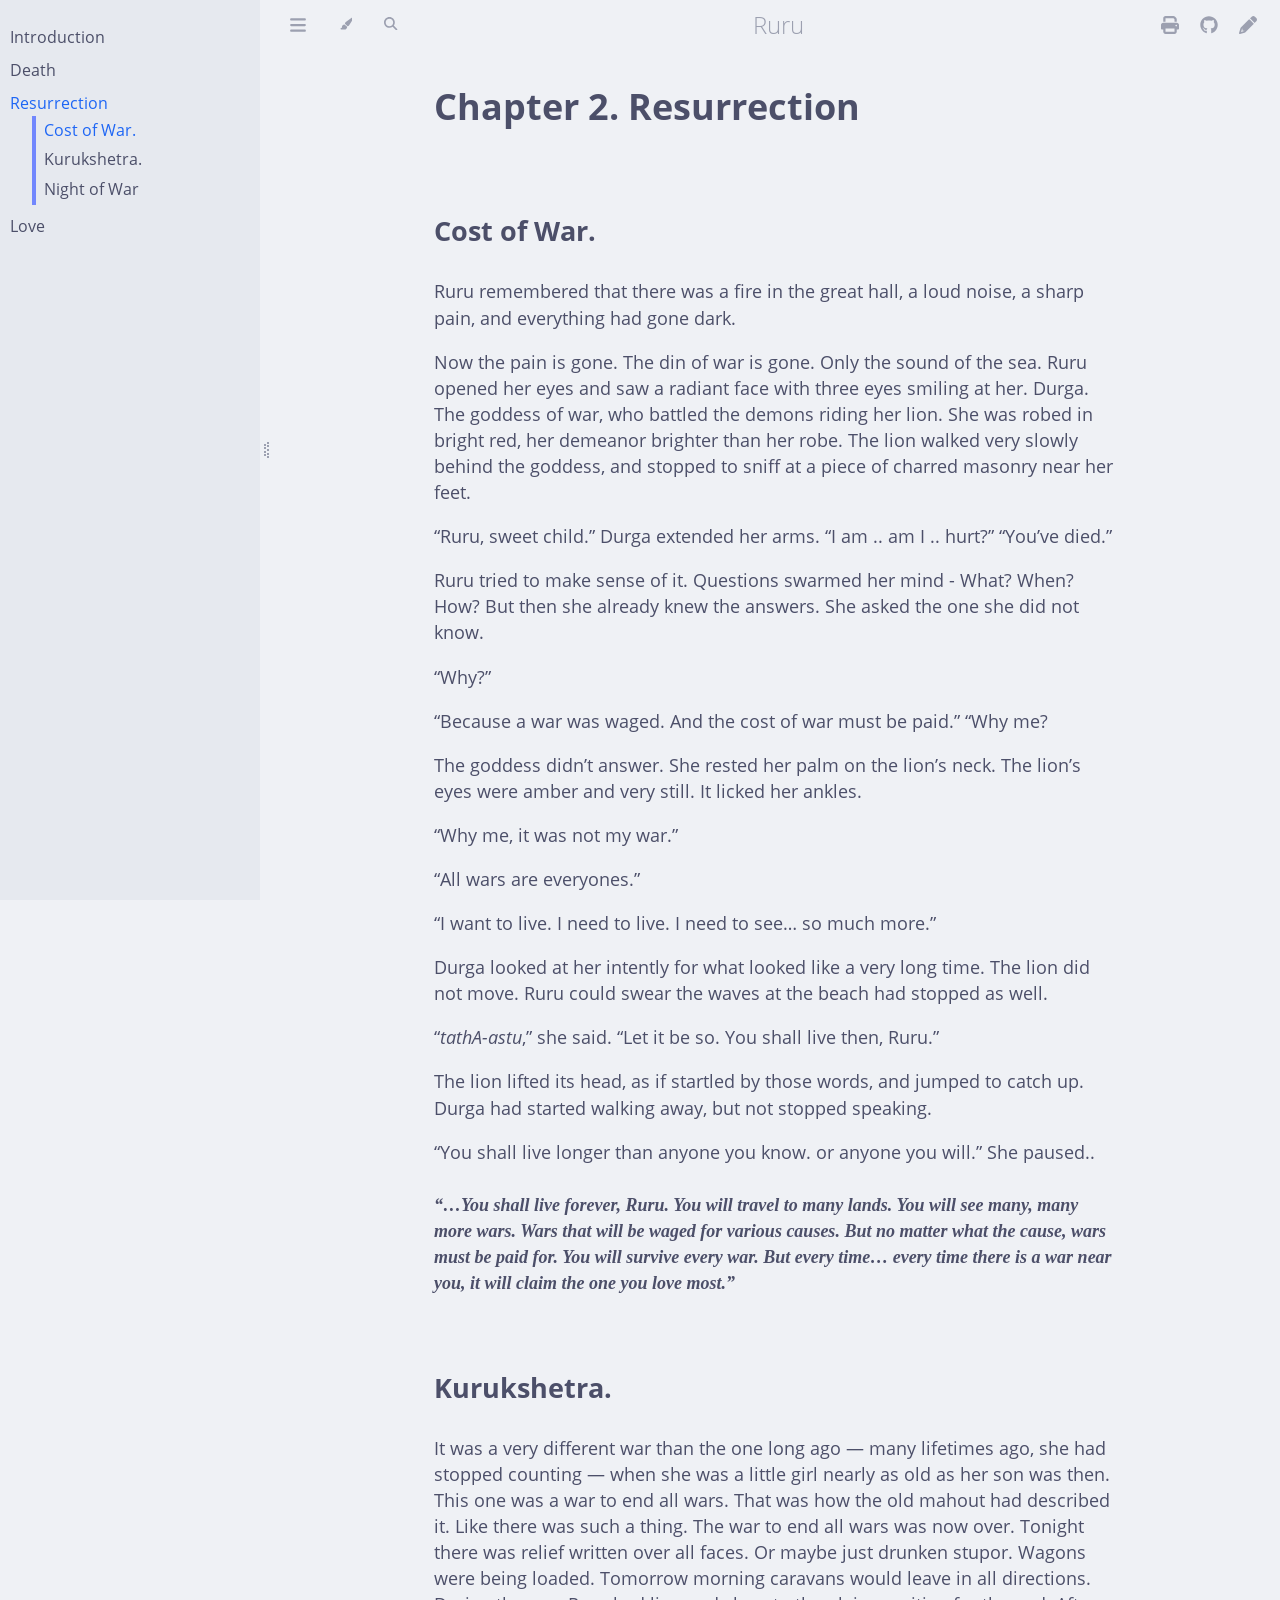
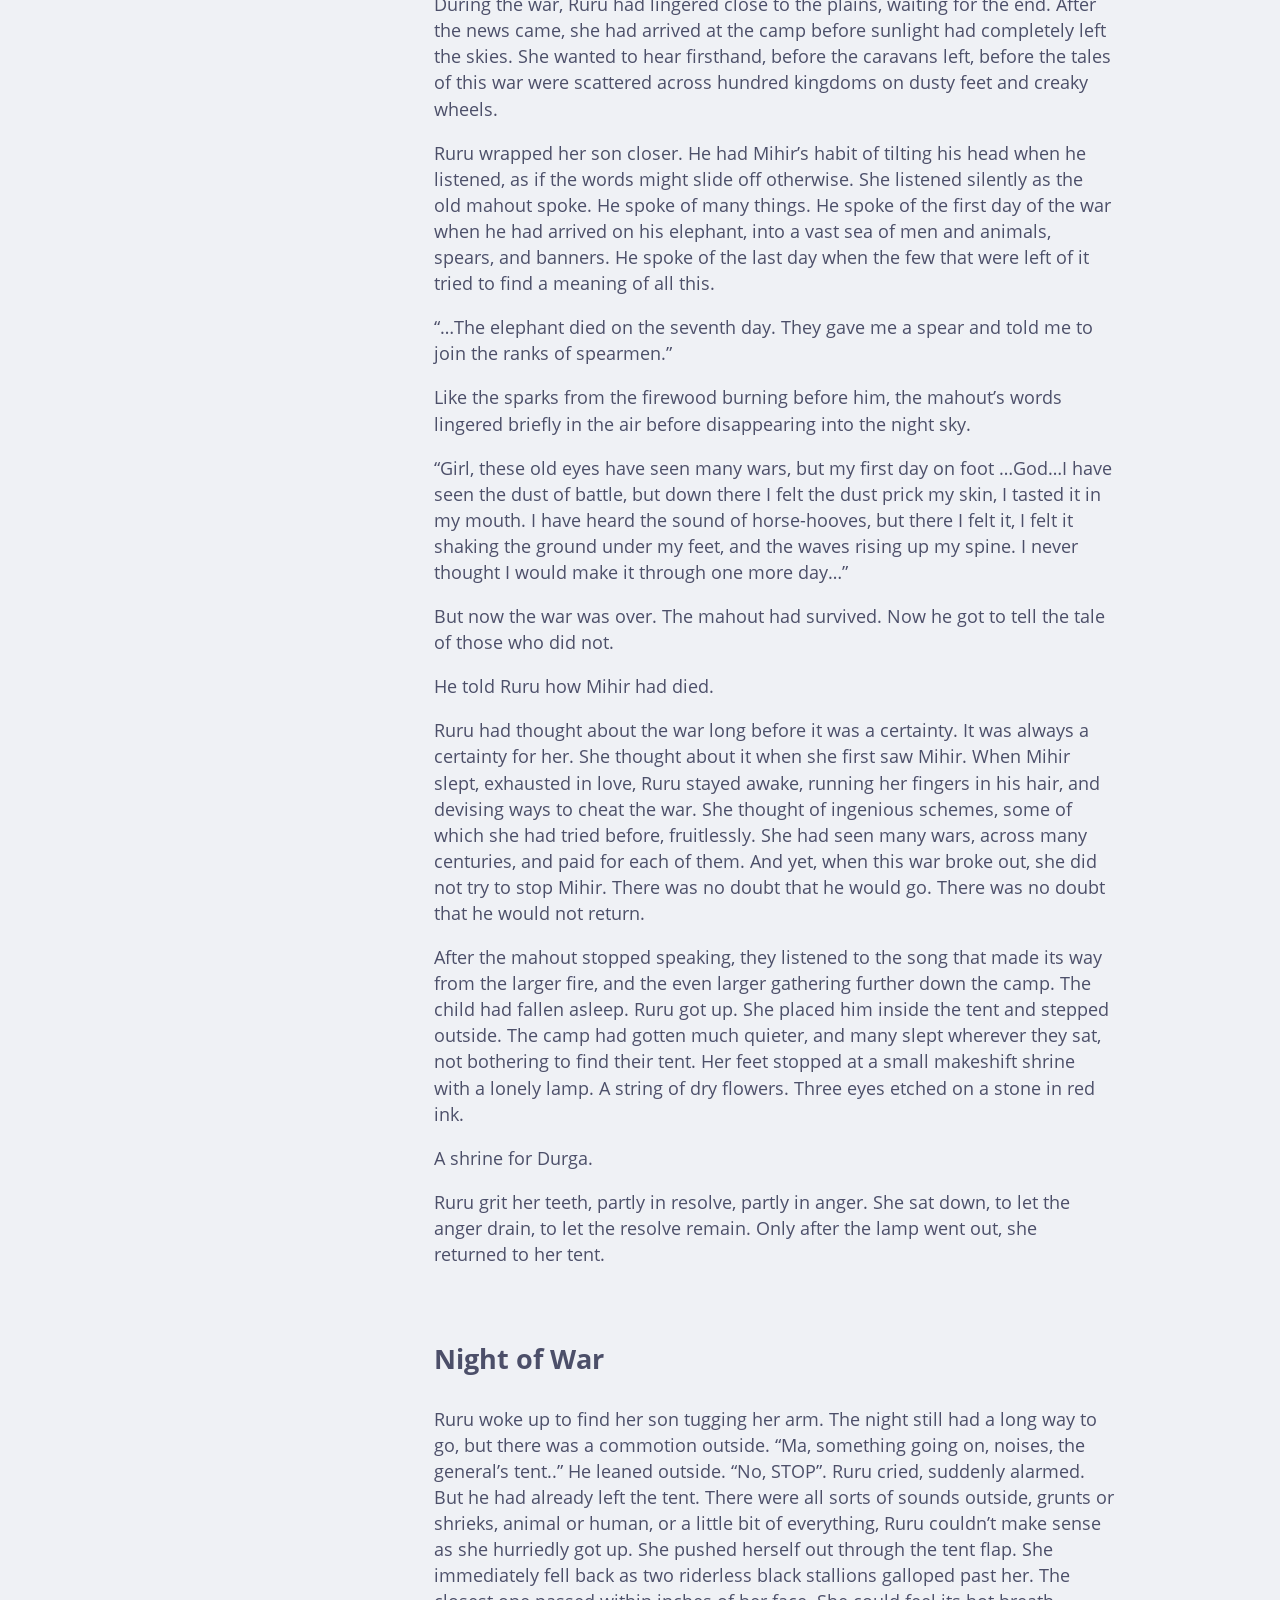
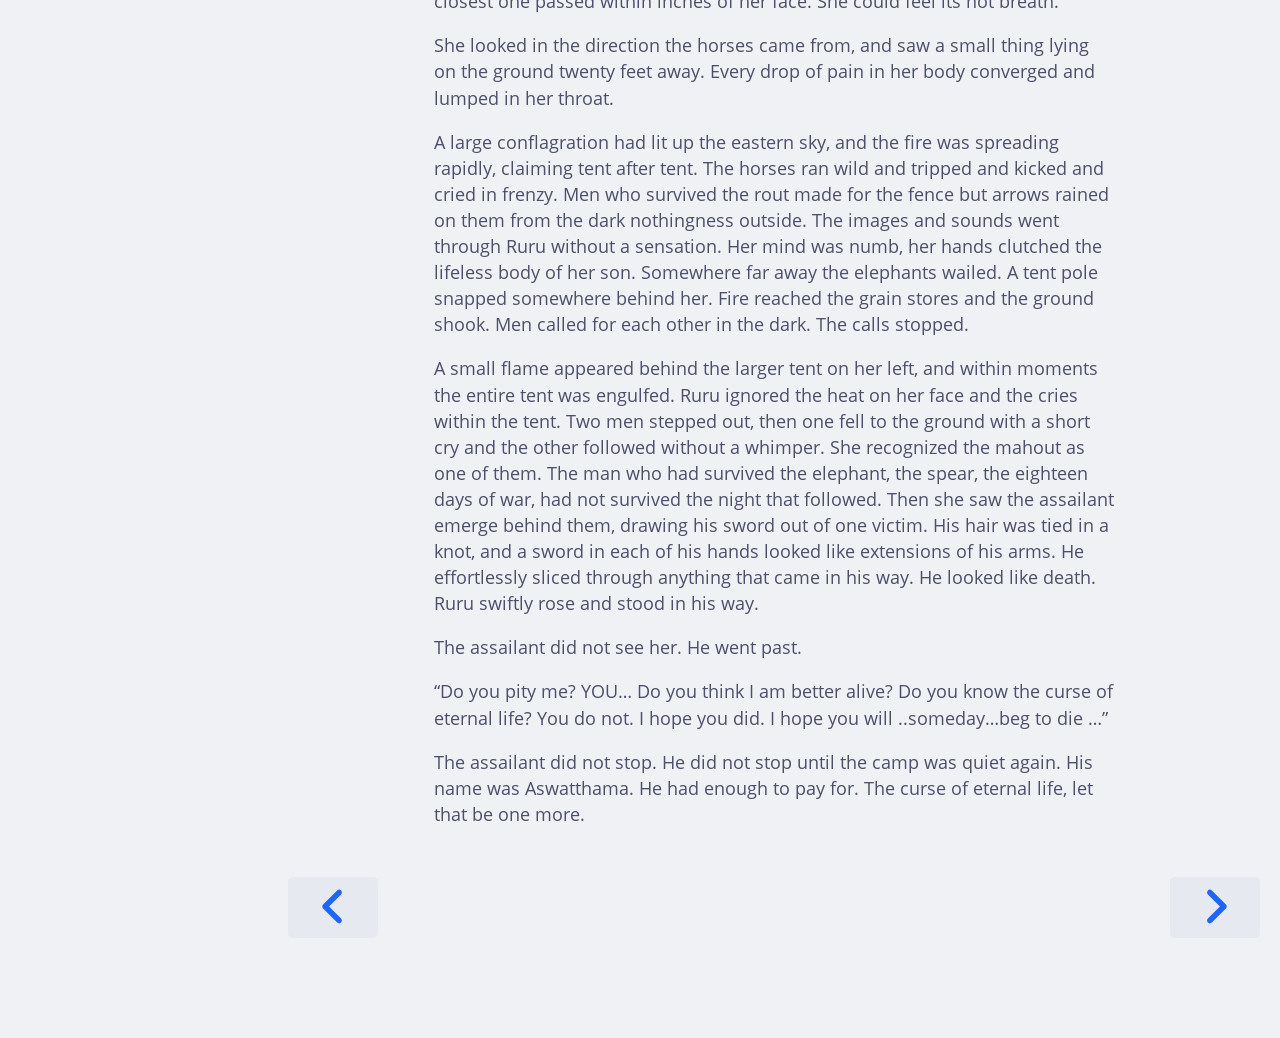
<file: chapter_2.html>
<!DOCTYPE HTML>
<html lang="en" class="latte sidebar-visible" dir="ltr">
    <head>
        <!-- Book generated using mdBook -->
        <meta charset="UTF-8">
        <title>Resurrection - Ruru</title>


        <!-- Custom HTML head -->

        <meta name="description" content="">
        <meta name="viewport" content="width=device-width, initial-scale=1">
        <meta name="theme-color" content="#ffffff">

        <link rel="icon" href="favicon-de23e50b.svg">
        <link rel="shortcut icon" href="favicon-8114d1fc.png">
        <link rel="stylesheet" href="css/variables-8adf115d.css">
        <link rel="stylesheet" href="css/general-2459343d.css">
        <link rel="stylesheet" href="css/chrome-ae938929.css">
        <link rel="stylesheet" href="css/print-9e4910d8.css" media="print">

        <!-- Fonts -->
        <link rel="stylesheet" href="fonts/fonts-9644e21d.css">

        <!-- Highlight.js Stylesheets -->
        <link rel="stylesheet" id="mdbook-highlight-css" href="highlight-493f70e1.css">
        <link rel="stylesheet" id="mdbook-tomorrow-night-css" href="tomorrow-night-4c0ae647.css">
        <link rel="stylesheet" id="mdbook-ayu-highlight-css" href="ayu-highlight-3fdfc3ac.css">

        <!-- Custom theme stylesheets -->
        <link rel="stylesheet" href="theme/catppuccin-e08be6a9.css">
        <link rel="stylesheet" href="theme/custom-67012eba.css">


        <!-- Provide site root and default themes to javascript -->
        <script>
            const path_to_root = "";
            const default_light_theme = "latte";
            const default_dark_theme = "macchiato";
            window.path_to_searchindex_js = "searchindex-57f15bfc.js";
        </script>
        <!-- Start loading toc.js asap -->
        <script src="toc-f40bea7d.js"></script>
    </head>
    <body>
    <div id="mdbook-help-container">
        <div id="mdbook-help-popup">
            <h2 class="mdbook-help-title">Keyboard shortcuts</h2>
            <div>
                <p>Press <kbd>←</kbd> or <kbd>→</kbd> to navigate between chapters</p>
                <p>Press <kbd>S</kbd> or <kbd>/</kbd> to search in the book</p>
                <p>Press <kbd>?</kbd> to show this help</p>
                <p>Press <kbd>Esc</kbd> to hide this help</p>
            </div>
        </div>
    </div>
    <div id="mdbook-body-container">
        <!-- Work around some values being stored in localStorage wrapped in quotes -->
        <script>
            try {
                let theme = localStorage.getItem('mdbook-theme');
                let sidebar = localStorage.getItem('mdbook-sidebar');

                if (theme.startsWith('"') && theme.endsWith('"')) {
                    localStorage.setItem('mdbook-theme', theme.slice(1, theme.length - 1));
                }

                if (sidebar.startsWith('"') && sidebar.endsWith('"')) {
                    localStorage.setItem('mdbook-sidebar', sidebar.slice(1, sidebar.length - 1));
                }
            } catch (e) { }
        </script>

        <!-- Set the theme before any content is loaded, prevents flash -->
        <script>
            const default_theme = window.matchMedia("(prefers-color-scheme: dark)").matches ? default_dark_theme : default_light_theme;
            let theme;
            try { theme = localStorage.getItem('mdbook-theme'); } catch(e) { }
            if (theme === null || theme === undefined) { theme = default_theme; }
            const html = document.documentElement;
            html.classList.remove('latte')
            html.classList.add(theme);
            html.classList.add("js");
        </script>

        <input type="checkbox" id="mdbook-sidebar-toggle-anchor" class="hidden">

        <!-- Hide / unhide sidebar before it is displayed -->
        <script>
            let sidebar = null;
            const sidebar_toggle = document.getElementById("mdbook-sidebar-toggle-anchor");
            if (document.body.clientWidth >= 1080) {
                try { sidebar = localStorage.getItem('mdbook-sidebar'); } catch(e) { }
                sidebar = sidebar || 'visible';
            } else {
                sidebar = 'hidden';
                sidebar_toggle.checked = false;
            }
            if (sidebar === 'visible') {
                sidebar_toggle.checked = true;
            } else {
                html.classList.remove('sidebar-visible');
            }
        </script>

        <nav id="mdbook-sidebar" class="sidebar" aria-label="Table of contents">
            <!-- populated by js -->
            <mdbook-sidebar-scrollbox class="sidebar-scrollbox"></mdbook-sidebar-scrollbox>
            <noscript>
                <iframe class="sidebar-iframe-outer" src="toc.html"></iframe>
            </noscript>
            <div id="mdbook-sidebar-resize-handle" class="sidebar-resize-handle">
                <div class="sidebar-resize-indicator"></div>
            </div>
        </nav>

        <div id="mdbook-page-wrapper" class="page-wrapper">

            <div class="page">
                <div id="mdbook-menu-bar-hover-placeholder"></div>
                <div id="mdbook-menu-bar" class="menu-bar sticky">
                    <div class="left-buttons">
                        <label id="mdbook-sidebar-toggle" class="icon-button" for="mdbook-sidebar-toggle-anchor" title="Toggle Table of Contents" aria-label="Toggle Table of Contents" aria-controls="mdbook-sidebar">
                            <span class=fa-svg><svg xmlns="http://www.w3.org/2000/svg" viewBox="0 0 448 512"><!--! Font Awesome Free 6.2.0 by @fontawesome - https://fontawesome.com License - https://fontawesome.com/license/free (Icons: CC BY 4.0, Fonts: SIL OFL 1.1, Code: MIT License) Copyright 2022 Fonticons, Inc. --><path d="M0 96C0 78.3 14.3 64 32 64H416c17.7 0 32 14.3 32 32s-14.3 32-32 32H32C14.3 128 0 113.7 0 96zM0 256c0-17.7 14.3-32 32-32H416c17.7 0 32 14.3 32 32s-14.3 32-32 32H32c-17.7 0-32-14.3-32-32zM448 416c0 17.7-14.3 32-32 32H32c-17.7 0-32-14.3-32-32s14.3-32 32-32H416c17.7 0 32 14.3 32 32z"/></svg></span>
                        </label>
                        <button id="mdbook-theme-toggle" class="icon-button" type="button" title="Change theme" aria-label="Change theme" aria-haspopup="true" aria-expanded="false" aria-controls="mdbook-theme-list">
                            <span class=fa-svg><svg xmlns="http://www.w3.org/2000/svg" viewBox="0 0 576 512"><!--! Font Awesome Free 6.2.0 by @fontawesome - https://fontawesome.com License - https://fontawesome.com/license/free (Icons: CC BY 4.0, Fonts: SIL OFL 1.1, Code: MIT License) Copyright 2022 Fonticons, Inc. --><path d="M371.3 367.1c27.3-3.9 51.9-19.4 67.2-42.9L600.2 74.1c12.6-19.5 9.4-45.3-7.6-61.2S549.7-4.4 531.1 9.6L294.4 187.2c-24 18-38.2 46.1-38.4 76.1L371.3 367.1zm-19.6 25.4l-116-104.4C175.9 290.3 128 339.6 128 400c0 3.9 .2 7.8 .6 11.6c1.8 17.5-10.2 36.4-27.8 36.4H96c-17.7 0-32 14.3-32 32s14.3 32 32 32H240c61.9 0 112-50.1 112-112c0-2.5-.1-5-.2-7.5z"/></svg></span>
                        </button>
                        <ul id="mdbook-theme-list" class="theme-popup" aria-label="Themes" role="menu">
                            <li role="none"><button role="menuitem" class="theme" id="mdbook-theme-default_theme">Auto</button></li>
                            <li role="none"><button role="menuitem" class="theme" id="mdbook-theme-light">Light</button></li>
                            <li role="none"><button role="menuitem" class="theme" id="mdbook-theme-rust">Rust</button></li>
                            <li role="none"><button role="menuitem" class="theme" id="mdbook-theme-coal">Coal</button></li>
                            <li role="none"><button role="menuitem" class="theme" id="mdbook-theme-navy">Navy</button></li>
                            <li role="none"><button role="menuitem" class="theme" id="mdbook-theme-ayu">Ayu</button></li>
                        </ul>
                        <button id="mdbook-search-toggle" class="icon-button" type="button" title="Search (`/`)" aria-label="Toggle Searchbar" aria-expanded="false" aria-keyshortcuts="/ s" aria-controls="mdbook-searchbar">
                            <span class=fa-svg><svg xmlns="http://www.w3.org/2000/svg" viewBox="0 0 512 512"><!--! Font Awesome Free 6.2.0 by @fontawesome - https://fontawesome.com License - https://fontawesome.com/license/free (Icons: CC BY 4.0, Fonts: SIL OFL 1.1, Code: MIT License) Copyright 2022 Fonticons, Inc. --><path d="M416 208c0 45.9-14.9 88.3-40 122.7L502.6 457.4c12.5 12.5 12.5 32.8 0 45.3s-32.8 12.5-45.3 0L330.7 376c-34.4 25.2-76.8 40-122.7 40C93.1 416 0 322.9 0 208S93.1 0 208 0S416 93.1 416 208zM208 352c79.5 0 144-64.5 144-144s-64.5-144-144-144S64 128.5 64 208s64.5 144 144 144z"/></svg></span>
                        </button>
                    </div>

                    <h1 class="menu-title">Ruru</h1>

                    <div class="right-buttons">
                        <a href="print.html" title="Print this book" aria-label="Print this book">
                            <span class=fa-svg id="print-button"><svg xmlns="http://www.w3.org/2000/svg" viewBox="0 0 512 512"><!--! Font Awesome Free 6.2.0 by @fontawesome - https://fontawesome.com License - https://fontawesome.com/license/free (Icons: CC BY 4.0, Fonts: SIL OFL 1.1, Code: MIT License) Copyright 2022 Fonticons, Inc. --><path d="M128 0C92.7 0 64 28.7 64 64v96h64V64H354.7L384 93.3V160h64V93.3c0-17-6.7-33.3-18.7-45.3L400 18.7C388 6.7 371.7 0 354.7 0H128zM384 352v32 64H128V384 368 352H384zm64 32h32c17.7 0 32-14.3 32-32V256c0-35.3-28.7-64-64-64H64c-35.3 0-64 28.7-64 64v96c0 17.7 14.3 32 32 32H64v64c0 35.3 28.7 64 64 64H384c35.3 0 64-28.7 64-64V384zm-16-88c-13.3 0-24-10.7-24-24s10.7-24 24-24s24 10.7 24 24s-10.7 24-24 24z"/></svg></span>
                        </a>
                        <a href="https://github.com/mathcomics/ruru" title="Git repository" aria-label="Git repository">
                            <span class=fa-svg><svg xmlns="http://www.w3.org/2000/svg" viewBox="0 0 496 512"><!--! Font Awesome Free 6.2.0 by @fontawesome - https://fontawesome.com License - https://fontawesome.com/license/free (Icons: CC BY 4.0, Fonts: SIL OFL 1.1, Code: MIT License) Copyright 2022 Fonticons, Inc. --><path d="M165.9 397.4c0 2-2.3 3.6-5.2 3.6-3.3.3-5.6-1.3-5.6-3.6 0-2 2.3-3.6 5.2-3.6 3-.3 5.6 1.3 5.6 3.6zm-31.1-4.5c-.7 2 1.3 4.3 4.3 4.9 2.6 1 5.6 0 6.2-2s-1.3-4.3-4.3-5.2c-2.6-.7-5.5.3-6.2 2.3zm44.2-1.7c-2.9.7-4.9 2.6-4.6 4.9.3 2 2.9 3.3 5.9 2.6 2.9-.7 4.9-2.6 4.6-4.6-.3-1.9-3-3.2-5.9-2.9zM244.8 8C106.1 8 0 113.3 0 252c0 110.9 69.8 205.8 169.5 239.2 12.8 2.3 17.3-5.6 17.3-12.1 0-6.2-.3-40.4-.3-61.4 0 0-70 15-84.7-29.8 0 0-11.4-29.1-27.8-36.6 0 0-22.9-15.7 1.6-15.4 0 0 24.9 2 38.6 25.8 21.9 38.6 58.6 27.5 72.9 20.9 2.3-16 8.8-27.1 16-33.7-55.9-6.2-112.3-14.3-112.3-110.5 0-27.5 7.6-41.3 23.6-58.9-2.6-6.5-11.1-33.3 2.6-67.9 20.9-6.5 69 27 69 27 20-5.6 41.5-8.5 62.8-8.5s42.8 2.9 62.8 8.5c0 0 48.1-33.6 69-27 13.7 34.7 5.2 61.4 2.6 67.9 16 17.7 25.8 31.5 25.8 58.9 0 96.5-58.9 104.2-114.8 110.5 9.2 7.9 17 22.9 17 46.4 0 33.7-.3 75.4-.3 83.6 0 6.5 4.6 14.4 17.3 12.1C428.2 457.8 496 362.9 496 252 496 113.3 383.5 8 244.8 8zM97.2 352.9c-1.3 1-1 3.3.7 5.2 1.6 1.6 3.9 2.3 5.2 1 1.3-1 1-3.3-.7-5.2-1.6-1.6-3.9-2.3-5.2-1zm-10.8-8.1c-.7 1.3.3 2.9 2.3 3.9 1.6 1 3.6.7 4.3-.7.7-1.3-.3-2.9-2.3-3.9-2-.6-3.6-.3-4.3.7zm32.4 35.6c-1.6 1.3-1 4.3 1.3 6.2 2.3 2.3 5.2 2.6 6.5 1 1.3-1.3.7-4.3-1.3-6.2-2.2-2.3-5.2-2.6-6.5-1zm-11.4-14.7c-1.6 1-1.6 3.6 0 5.9 1.6 2.3 4.3 3.3 5.6 2.3 1.6-1.3 1.6-3.9 0-6.2-1.4-2.3-4-3.3-5.6-2z"/></svg></span>
                        </a>
                        <a href="https://github.com/mathcomics/ruru/edit/main/src/chapter_2.md" title="Suggest an edit" aria-label="Suggest an edit" rel="edit">
                            <span class=fa-svg id="git-edit-button"><svg xmlns="http://www.w3.org/2000/svg" viewBox="0 0 512 512"><!--! Font Awesome Free 6.2.0 by @fontawesome - https://fontawesome.com License - https://fontawesome.com/license/free (Icons: CC BY 4.0, Fonts: SIL OFL 1.1, Code: MIT License) Copyright 2022 Fonticons, Inc. --><path d="M421.7 220.3l-11.3 11.3-22.6 22.6-205 205c-6.6 6.6-14.8 11.5-23.8 14.1L30.8 511c-8.4 2.5-17.5 .2-23.7-6.1S-1.5 489.7 1 481.2L38.7 353.1c2.6-9 7.5-17.2 14.1-23.8l205-205 22.6-22.6 11.3-11.3 33.9 33.9 62.1 62.1 33.9 33.9zM96 353.9l-9.3 9.3c-.9 .9-1.6 2.1-2 3.4l-25.3 86 86-25.3c1.3-.4 2.5-1.1 3.4-2l9.3-9.3H112c-8.8 0-16-7.2-16-16V353.9zM453.3 19.3l39.4 39.4c25 25 25 65.5 0 90.5l-14.5 14.5-22.6 22.6-11.3 11.3-33.9-33.9-62.1-62.1L314.3 67.7l11.3-11.3 22.6-22.6 14.5-14.5c25-25 65.5-25 90.5 0z"/></svg></span>
                        </a>

                    </div>
                </div>

                <div id="mdbook-search-wrapper" class="hidden">
                    <form id="mdbook-searchbar-outer" class="searchbar-outer">
                        <div class="search-wrapper">
                            <input type="search" id="mdbook-searchbar" name="searchbar" placeholder="Search this book ..." aria-controls="mdbook-searchresults-outer" aria-describedby="searchresults-header">
                            <div class="spinner-wrapper">
                                <span class=fa-svg id="fa-spin"><svg xmlns="http://www.w3.org/2000/svg" viewBox="0 0 512 512"><!--! Font Awesome Free 6.2.0 by @fontawesome - https://fontawesome.com License - https://fontawesome.com/license/free (Icons: CC BY 4.0, Fonts: SIL OFL 1.1, Code: MIT License) Copyright 2022 Fonticons, Inc. --><path d="M304 48c0-26.5-21.5-48-48-48s-48 21.5-48 48s21.5 48 48 48s48-21.5 48-48zm0 416c0-26.5-21.5-48-48-48s-48 21.5-48 48s21.5 48 48 48s48-21.5 48-48zM48 304c26.5 0 48-21.5 48-48s-21.5-48-48-48s-48 21.5-48 48s21.5 48 48 48zm464-48c0-26.5-21.5-48-48-48s-48 21.5-48 48s21.5 48 48 48s48-21.5 48-48zM142.9 437c18.7-18.7 18.7-49.1 0-67.9s-49.1-18.7-67.9 0s-18.7 49.1 0 67.9s49.1 18.7 67.9 0zm0-294.2c18.7-18.7 18.7-49.1 0-67.9S93.7 56.2 75 75s-18.7 49.1 0 67.9s49.1 18.7 67.9 0zM369.1 437c18.7 18.7 49.1 18.7 67.9 0s18.7-49.1 0-67.9s-49.1-18.7-67.9 0s-18.7 49.1 0 67.9z"/></svg></span>
                            </div>
                        </div>
                    </form>
                    <div id="mdbook-searchresults-outer" class="searchresults-outer hidden">
                        <div id="mdbook-searchresults-header" class="searchresults-header"></div>
                        <ul id="mdbook-searchresults">
                        </ul>
                    </div>
                </div>

                <!-- Apply ARIA attributes after the sidebar and the sidebar toggle button are added to the DOM -->
                <script>
                    document.getElementById('mdbook-sidebar-toggle').setAttribute('aria-expanded', sidebar === 'visible');
                    document.getElementById('mdbook-sidebar').setAttribute('aria-hidden', sidebar !== 'visible');
                    Array.from(document.querySelectorAll('#mdbook-sidebar a')).forEach(function(link) {
                        link.setAttribute('tabIndex', sidebar === 'visible' ? 0 : -1);
                    });
                </script>

                <div id="mdbook-content" class="content">
                    <main>
                        <h1 id="chapter-2-resurrection"><a class="header" href="#chapter-2-resurrection">Chapter 2. Resurrection</a></h1>
<h2 id="cost-of-war"><a class="header" href="#cost-of-war">Cost of War.</a></h2>
<p>Ruru remembered that there was a fire in the great hall, a loud noise, a sharp pain, and everything had gone dark.</p>
<p>Now the pain is gone. The din of war is gone. Only the sound of the sea. Ruru opened her eyes and saw a radiant face with three eyes smiling at her. Durga. The goddess of war, who battled the demons riding her lion. She was robed in bright red, her demeanor brighter than her robe. The lion walked very slowly behind the goddess, and stopped to sniff at a piece of charred masonry near her feet.</p>
<p>“Ruru, sweet child.” Durga extended her arms.
“I am .. am I .. hurt?”
“You’ve died.”</p>
<p>Ruru tried to make sense of it. Questions swarmed her mind - What? When? How? But then she already knew the answers. She asked the one she did not know.</p>
<p>“Why?”</p>
<p>“Because a war was waged. And the cost of war must be paid.”
“Why me?</p>
<p>The goddess didn’t answer. She rested her palm on the lion’s neck. The lion’s eyes were amber and very still. It licked her ankles.</p>
<p>“Why me, it was not my war.”</p>
<p>“All wars are everyones.”</p>
<p>“I want to live. I need to live. I need to see… so much more.”</p>
<p>Durga looked at her intently for what looked like a very long time. The lion did not move. Ruru could swear the waves at the beach had stopped as well.</p>
<p>“<em>tathA-astu</em>,” she said.
“Let it be so. You shall live then, Ruru.”</p>
<p>The lion lifted its head, as if startled by those words, and jumped to catch up. Durga had started walking away, but not stopped speaking.</p>
<p>“You shall live longer than anyone you know. or anyone you will.” She paused..</p>
<blockquote>
<p>“…You shall live forever, Ruru. You will travel to many lands. You will see many, many more wars. Wars that will be waged for various causes. But no matter what the cause, wars must be paid for. You will survive every war. But every time… every time there is a war near you, it will claim the one you love most.”</p>
</blockquote>
<h2 id="kurukshetra"><a class="header" href="#kurukshetra">Kurukshetra.</a></h2>
<p>It was a very different war than the one long ago — many lifetimes ago, she had stopped counting — when she was a little girl nearly as old as her son was then. This one was a war to end all wars. That was how the old mahout had described it. Like there was such a thing. The war to end all wars was now over. Tonight there was relief written over all faces. Or maybe just drunken stupor. Wagons were being loaded. Tomorrow morning caravans would leave in all directions. During the war, Ruru had lingered close to the plains, waiting for the end. After the news came, she had arrived at the camp before sunlight had completely left the skies. She wanted to hear firsthand, before the caravans left, before the tales of this war were scattered across hundred kingdoms on dusty feet and creaky wheels.</p>
<p>Ruru wrapped her son closer. He had Mihir’s habit of tilting his head when he listened, as if the words might slide off otherwise. She listened silently as the old mahout spoke. He spoke of many things. He spoke of the first day of the war when he had arrived on his elephant, into a vast sea of men and animals, spears, and banners. He spoke of the last day when the few that were left of it tried to find a meaning of all this.</p>
<p>“…The elephant died on the seventh day. They gave me a spear and told me to join the ranks of spearmen.”</p>
<p>Like the sparks from the firewood burning before him, the mahout’s words lingered briefly in the air before disappearing into the night sky.</p>
<p>“Girl, these old eyes have seen many wars, but my first day on foot …God…I have seen the dust of battle, but down there I felt the dust prick my skin, I tasted it in my mouth. I have heard the sound of horse-hooves, but there I felt it, I felt it shaking the ground under my feet, and the waves rising up my spine. I never thought I would make it through one more day…”</p>
<p>But now the war was over. The mahout had survived. Now he got to tell the tale of those who did not.</p>
<p>He told Ruru how Mihir had died.</p>
<p>Ruru had thought about the war long before it was a certainty. It was always a certainty for her. She thought about it when she first saw Mihir. When Mihir slept, exhausted in love, Ruru stayed awake, running her fingers in his hair, and devising ways to cheat the war. She thought of ingenious schemes, some of which she had tried before, fruitlessly. She had seen many wars, across many centuries, and paid for each of them. And yet, when this war broke out, she did not try to stop Mihir. There was no doubt that he would go. There was no doubt that he would not return.</p>
<p>After the mahout stopped speaking, they listened to the song that made its way from the larger fire, and the even larger gathering further down the camp. The child had fallen asleep. Ruru got up. She placed him inside the tent and stepped outside. The camp had gotten much quieter, and many slept wherever they sat, not bothering to find their tent. Her feet stopped at a small makeshift shrine with a lonely lamp. A string of dry flowers. Three eyes etched on a stone in red ink.</p>
<p>A shrine for Durga.</p>
<p>Ruru grit her teeth, partly in resolve, partly in anger. She sat down, to let the anger drain, to let the resolve remain. Only after the lamp went out, she returned to her tent.</p>
<h2 id="night-of-war"><a class="header" href="#night-of-war">Night of War</a></h2>
<p>Ruru woke up to find her son tugging her arm. The night still had a long way to go, but there was a commotion outside.
“Ma, something going on, noises, the general’s tent..”
He leaned outside.
“No, STOP”. Ruru cried, suddenly alarmed.
But he had already left the tent.
There were all sorts of sounds outside, grunts or shrieks, animal or human, or a little bit of everything, Ruru couldn’t make sense as she hurriedly got up. She pushed herself out through the tent flap. She immediately fell back as two riderless black stallions galloped past her. The closest one passed within inches of her face. She could feel its hot breath.</p>
<p>She looked in the direction the horses came from, and saw a small thing lying on the ground twenty feet away. Every drop of pain in her body converged and lumped in her throat.</p>
<p>A large conflagration had lit up the eastern sky, and the fire was spreading rapidly, claiming tent after tent. The horses ran wild and tripped and kicked and cried in frenzy. Men who survived the rout made for the fence but arrows rained on them from the dark nothingness outside. The images and sounds went through Ruru without a sensation. Her mind was numb, her hands clutched the lifeless body of her son. Somewhere far away the elephants wailed. A tent pole snapped somewhere behind her. Fire reached the grain stores and the ground shook. Men called for each other in the dark. The calls stopped.</p>
<p>A small flame appeared behind the larger tent on her left, and within moments the entire tent was engulfed. Ruru ignored the heat on her face and the cries within the tent. Two men stepped out, then one fell to the ground with a short cry and the other followed without a whimper. She recognized the mahout as one of them. The man who had survived the elephant, the spear, the eighteen days of war, had not survived the night that followed. Then she saw the assailant emerge behind them, drawing his sword out of one victim. His hair was tied in a knot, and a sword in each of his hands looked like extensions of his arms. He effortlessly sliced through anything that came in his way. He looked like death. Ruru swiftly rose and stood in his way.</p>
<p>The assailant did not see her. He went past.</p>
<p>“Do you pity me? YOU… Do you think I am better alive? Do you know the curse of eternal life? You do not. I hope you did. I hope you will ..someday…beg to die …”</p>
<p>The assailant did not stop. He did not stop until the camp was quiet again. His name was Aswatthama. He had enough to pay for. The curse of eternal life, let that be one more.</p>

                    </main>

                    <nav class="nav-wrapper" aria-label="Page navigation">
                        <!-- Mobile navigation buttons -->
                            <a rel="prev" href="chapter_1.html" class="mobile-nav-chapters previous" title="Previous chapter" aria-label="Previous chapter" aria-keyshortcuts="Left">
                                <span class=fa-svg><svg xmlns="http://www.w3.org/2000/svg" viewBox="0 0 320 512"><!--! Font Awesome Free 6.2.0 by @fontawesome - https://fontawesome.com License - https://fontawesome.com/license/free (Icons: CC BY 4.0, Fonts: SIL OFL 1.1, Code: MIT License) Copyright 2022 Fonticons, Inc. --><path d="M41.4 233.4c-12.5 12.5-12.5 32.8 0 45.3l160 160c12.5 12.5 32.8 12.5 45.3 0s12.5-32.8 0-45.3L109.3 256 246.6 118.6c12.5-12.5 12.5-32.8 0-45.3s-32.8-12.5-45.3 0l-160 160z"/></svg></span>
                            </a>

                            <a rel="next prefetch" href="chapter_3.html" class="mobile-nav-chapters next" title="Next chapter" aria-label="Next chapter" aria-keyshortcuts="Right">
                                <span class=fa-svg><svg xmlns="http://www.w3.org/2000/svg" viewBox="0 0 320 512"><!--! Font Awesome Free 6.2.0 by @fontawesome - https://fontawesome.com License - https://fontawesome.com/license/free (Icons: CC BY 4.0, Fonts: SIL OFL 1.1, Code: MIT License) Copyright 2022 Fonticons, Inc. --><path d="M278.6 233.4c12.5 12.5 12.5 32.8 0 45.3l-160 160c-12.5 12.5-32.8 12.5-45.3 0s-12.5-32.8 0-45.3L210.7 256 73.4 118.6c-12.5-12.5-12.5-32.8 0-45.3s32.8-12.5 45.3 0l160 160z"/></svg></span>
                            </a>

                        <div style="clear: both"></div>
                    </nav>
                </div>
            </div>

            <nav class="nav-wide-wrapper" aria-label="Page navigation">
                    <a rel="prev" href="chapter_1.html" class="nav-chapters previous" title="Previous chapter" aria-label="Previous chapter" aria-keyshortcuts="Left">
                        <span class=fa-svg><svg xmlns="http://www.w3.org/2000/svg" viewBox="0 0 320 512"><!--! Font Awesome Free 6.2.0 by @fontawesome - https://fontawesome.com License - https://fontawesome.com/license/free (Icons: CC BY 4.0, Fonts: SIL OFL 1.1, Code: MIT License) Copyright 2022 Fonticons, Inc. --><path d="M41.4 233.4c-12.5 12.5-12.5 32.8 0 45.3l160 160c12.5 12.5 32.8 12.5 45.3 0s12.5-32.8 0-45.3L109.3 256 246.6 118.6c12.5-12.5 12.5-32.8 0-45.3s-32.8-12.5-45.3 0l-160 160z"/></svg></span>
                    </a>

                    <a rel="next prefetch" href="chapter_3.html" class="nav-chapters next" title="Next chapter" aria-label="Next chapter" aria-keyshortcuts="Right">
                        <span class=fa-svg><svg xmlns="http://www.w3.org/2000/svg" viewBox="0 0 320 512"><!--! Font Awesome Free 6.2.0 by @fontawesome - https://fontawesome.com License - https://fontawesome.com/license/free (Icons: CC BY 4.0, Fonts: SIL OFL 1.1, Code: MIT License) Copyright 2022 Fonticons, Inc. --><path d="M278.6 233.4c12.5 12.5 12.5 32.8 0 45.3l-160 160c-12.5 12.5-32.8 12.5-45.3 0s-12.5-32.8 0-45.3L210.7 256 73.4 118.6c-12.5-12.5-12.5-32.8 0-45.3s32.8-12.5 45.3 0l160 160z"/></svg></span>
                    </a>
            </nav>

        </div>

        <template id=fa-eye><span class=fa-svg><svg xmlns="http://www.w3.org/2000/svg" viewBox="0 0 576 512"><!--! Font Awesome Free 6.2.0 by @fontawesome - https://fontawesome.com License - https://fontawesome.com/license/free (Icons: CC BY 4.0, Fonts: SIL OFL 1.1, Code: MIT License) Copyright 2022 Fonticons, Inc. --><path d="M288 32c-80.8 0-145.5 36.8-192.6 80.6C48.6 156 17.3 208 2.5 243.7c-3.3 7.9-3.3 16.7 0 24.6C17.3 304 48.6 356 95.4 399.4C142.5 443.2 207.2 480 288 480s145.5-36.8 192.6-80.6c46.8-43.5 78.1-95.4 93-131.1c3.3-7.9 3.3-16.7 0-24.6c-14.9-35.7-46.2-87.7-93-131.1C433.5 68.8 368.8 32 288 32zM432 256c0 79.5-64.5 144-144 144s-144-64.5-144-144s64.5-144 144-144s144 64.5 144 144zM288 192c0 35.3-28.7 64-64 64c-11.5 0-22.3-3-31.6-8.4c-.2 2.8-.4 5.5-.4 8.4c0 53 43 96 96 96s96-43 96-96s-43-96-96-96c-2.8 0-5.6 .1-8.4 .4c5.3 9.3 8.4 20.1 8.4 31.6z"/></svg></span></template>
        <template id=fa-eye-slash><span class=fa-svg><svg xmlns="http://www.w3.org/2000/svg" viewBox="0 0 640 512"><!--! Font Awesome Free 6.2.0 by @fontawesome - https://fontawesome.com License - https://fontawesome.com/license/free (Icons: CC BY 4.0, Fonts: SIL OFL 1.1, Code: MIT License) Copyright 2022 Fonticons, Inc. --><path d="M38.8 5.1C28.4-3.1 13.3-1.2 5.1 9.2S-1.2 34.7 9.2 42.9l592 464c10.4 8.2 25.5 6.3 33.7-4.1s6.3-25.5-4.1-33.7L525.6 386.7c39.6-40.6 66.4-86.1 79.9-118.4c3.3-7.9 3.3-16.7 0-24.6c-14.9-35.7-46.2-87.7-93-131.1C465.5 68.8 400.8 32 320 32c-68.2 0-125 26.3-169.3 60.8L38.8 5.1zM223.1 149.5C248.6 126.2 282.7 112 320 112c79.5 0 144 64.5 144 144c0 24.9-6.3 48.3-17.4 68.7L408 294.5c5.2-11.8 8-24.8 8-38.5c0-53-43-96-96-96c-2.8 0-5.6 .1-8.4 .4c5.3 9.3 8.4 20.1 8.4 31.6c0 10.2-2.4 19.8-6.6 28.3l-90.3-70.8zm223.1 298L373 389.9c-16.4 6.5-34.3 10.1-53 10.1c-79.5 0-144-64.5-144-144c0-6.9 .5-13.6 1.4-20.2L83.1 161.5C60.3 191.2 44 220.8 34.5 243.7c-3.3 7.9-3.3 16.7 0 24.6c14.9 35.7 46.2 87.7 93 131.1C174.5 443.2 239.2 480 320 480c47.8 0 89.9-12.9 126.2-32.5z"/></svg></span></template>
        <template id=fa-copy><span class=fa-svg><svg xmlns="http://www.w3.org/2000/svg" viewBox="0 0 512 512"><!--! Font Awesome Free 6.2.0 by @fontawesome - https://fontawesome.com License - https://fontawesome.com/license/free (Icons: CC BY 4.0, Fonts: SIL OFL 1.1, Code: MIT License) Copyright 2022 Fonticons, Inc. --><path d="M502.6 70.63l-61.25-61.25C435.4 3.371 427.2 0 418.7 0H255.1c-35.35 0-64 28.66-64 64l.0195 256C192 355.4 220.7 384 256 384h192c35.2 0 64-28.8 64-64V93.25C512 84.77 508.6 76.63 502.6 70.63zM464 320c0 8.836-7.164 16-16 16H255.1c-8.838 0-16-7.164-16-16L239.1 64.13c0-8.836 7.164-16 16-16h128L384 96c0 17.67 14.33 32 32 32h47.1V320zM272 448c0 8.836-7.164 16-16 16H63.1c-8.838 0-16-7.164-16-16L47.98 192.1c0-8.836 7.164-16 16-16H160V128H63.99c-35.35 0-64 28.65-64 64l.0098 256C.002 483.3 28.66 512 64 512h192c35.2 0 64-28.8 64-64v-32h-47.1L272 448z"/></svg></span></template>
        <template id=fa-play><span class=fa-svg><svg xmlns="http://www.w3.org/2000/svg" viewBox="0 0 384 512"><!--! Font Awesome Free 6.2.0 by @fontawesome - https://fontawesome.com License - https://fontawesome.com/license/free (Icons: CC BY 4.0, Fonts: SIL OFL 1.1, Code: MIT License) Copyright 2022 Fonticons, Inc. --><path d="M73 39c-14.8-9.1-33.4-9.4-48.5-.9S0 62.6 0 80V432c0 17.4 9.4 33.4 24.5 41.9s33.7 8.1 48.5-.9L361 297c14.3-8.7 23-24.2 23-41s-8.7-32.2-23-41L73 39z"/></svg></span></template>
        <template id=fa-clock-rotate-left><span class=fa-svg><svg xmlns="http://www.w3.org/2000/svg" viewBox="0 0 512 512"><!--! Font Awesome Free 6.2.0 by @fontawesome - https://fontawesome.com License - https://fontawesome.com/license/free (Icons: CC BY 4.0, Fonts: SIL OFL 1.1, Code: MIT License) Copyright 2022 Fonticons, Inc. --><path d="M75 75L41 41C25.9 25.9 0 36.6 0 57.9V168c0 13.3 10.7 24 24 24H134.1c21.4 0 32.1-25.9 17-41l-30.8-30.8C155 85.5 203 64 256 64c106 0 192 86 192 192s-86 192-192 192c-40.8 0-78.6-12.7-109.7-34.4c-14.5-10.1-34.4-6.6-44.6 7.9s-6.6 34.4 7.9 44.6C151.2 495 201.7 512 256 512c141.4 0 256-114.6 256-256S397.4 0 256 0C185.3 0 121.3 28.7 75 75zm181 53c-13.3 0-24 10.7-24 24V256c0 6.4 2.5 12.5 7 17l72 72c9.4 9.4 24.6 9.4 33.9 0s9.4-24.6 0-33.9l-65-65V152c0-13.3-10.7-24-24-24z"/></svg></span></template>



        <script>
            window.playground_copyable = true;
        </script>


        <script src="elasticlunr-ef4e11c1.min.js"></script>
        <script src="mark-09e88c2c.min.js"></script>
        <script src="searcher-c2a407aa.js"></script>

        <script src="clipboard-1626706a.min.js"></script>
        <script src="highlight-abc7f01d.js"></script>
        <script src="book-a0b12cfe.js"></script>

        <!-- Custom JS scripts -->



    </div>
    </body>
</html>
</file>
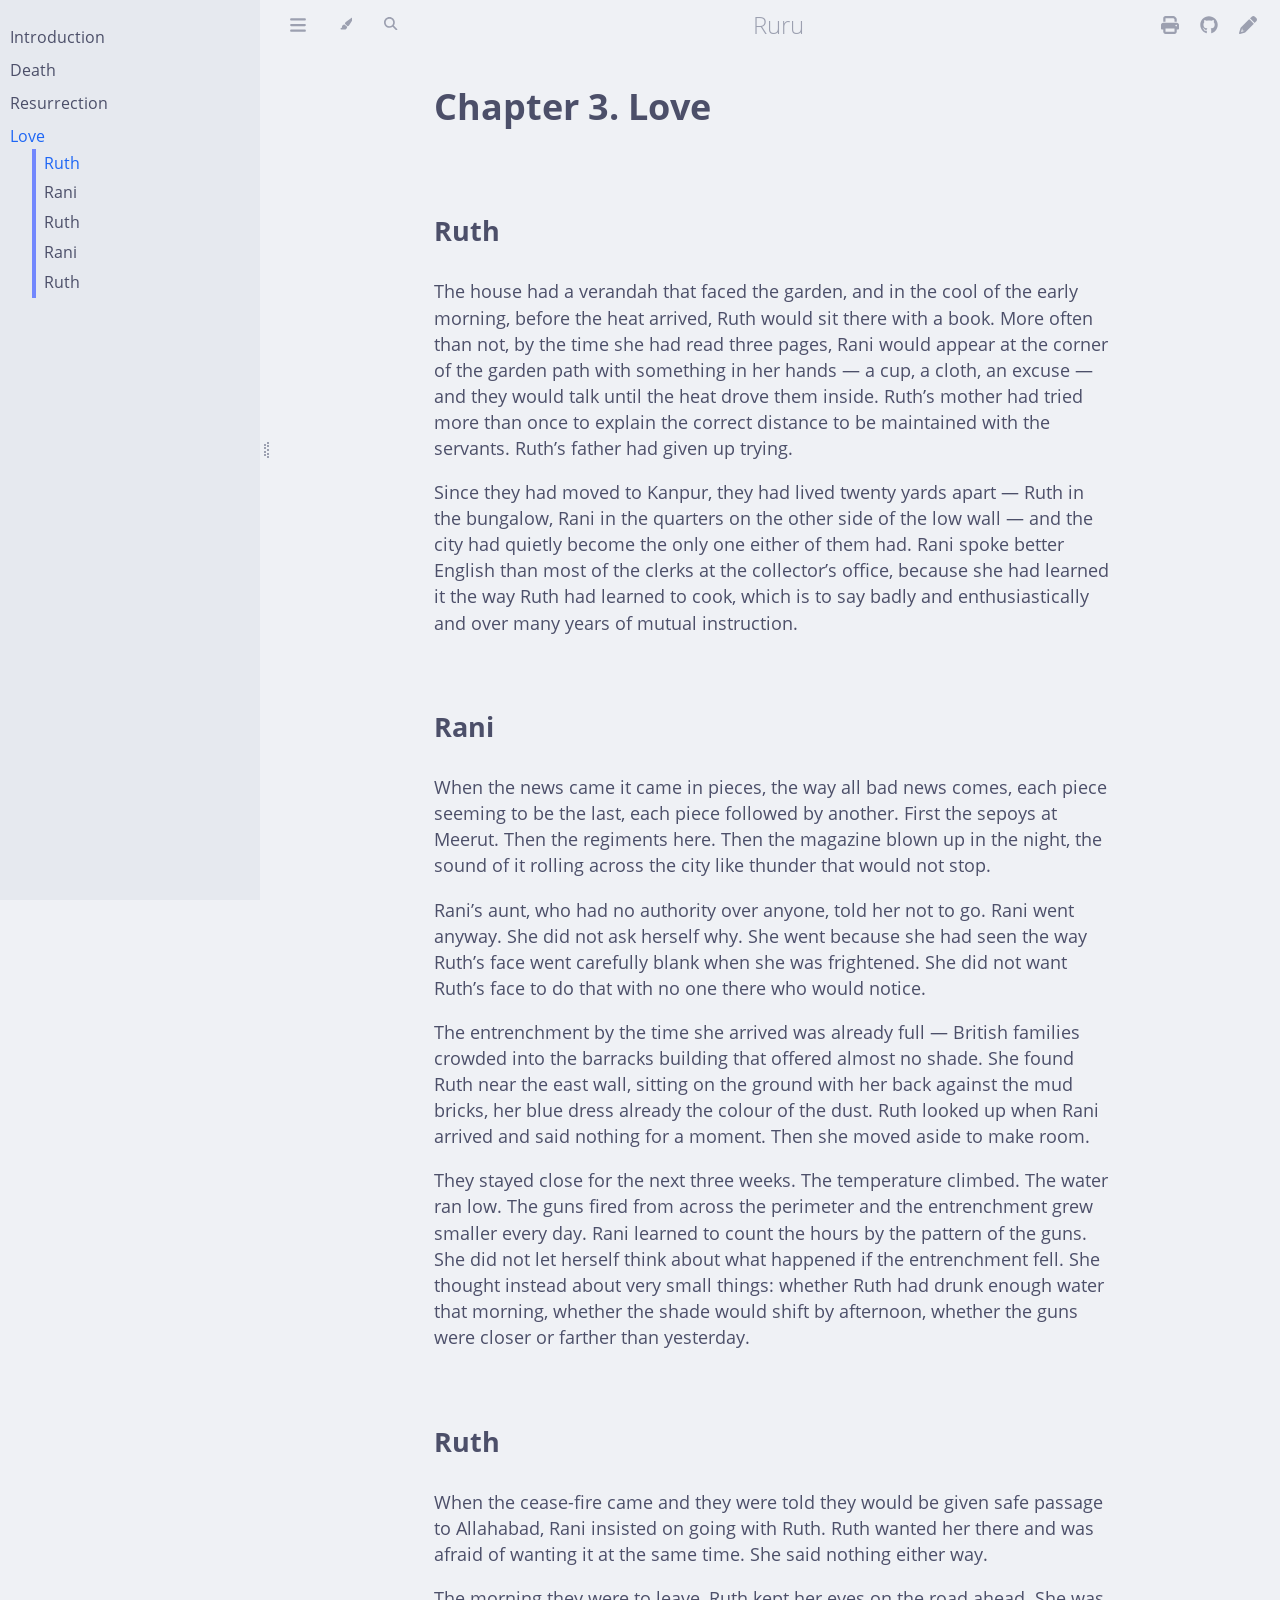
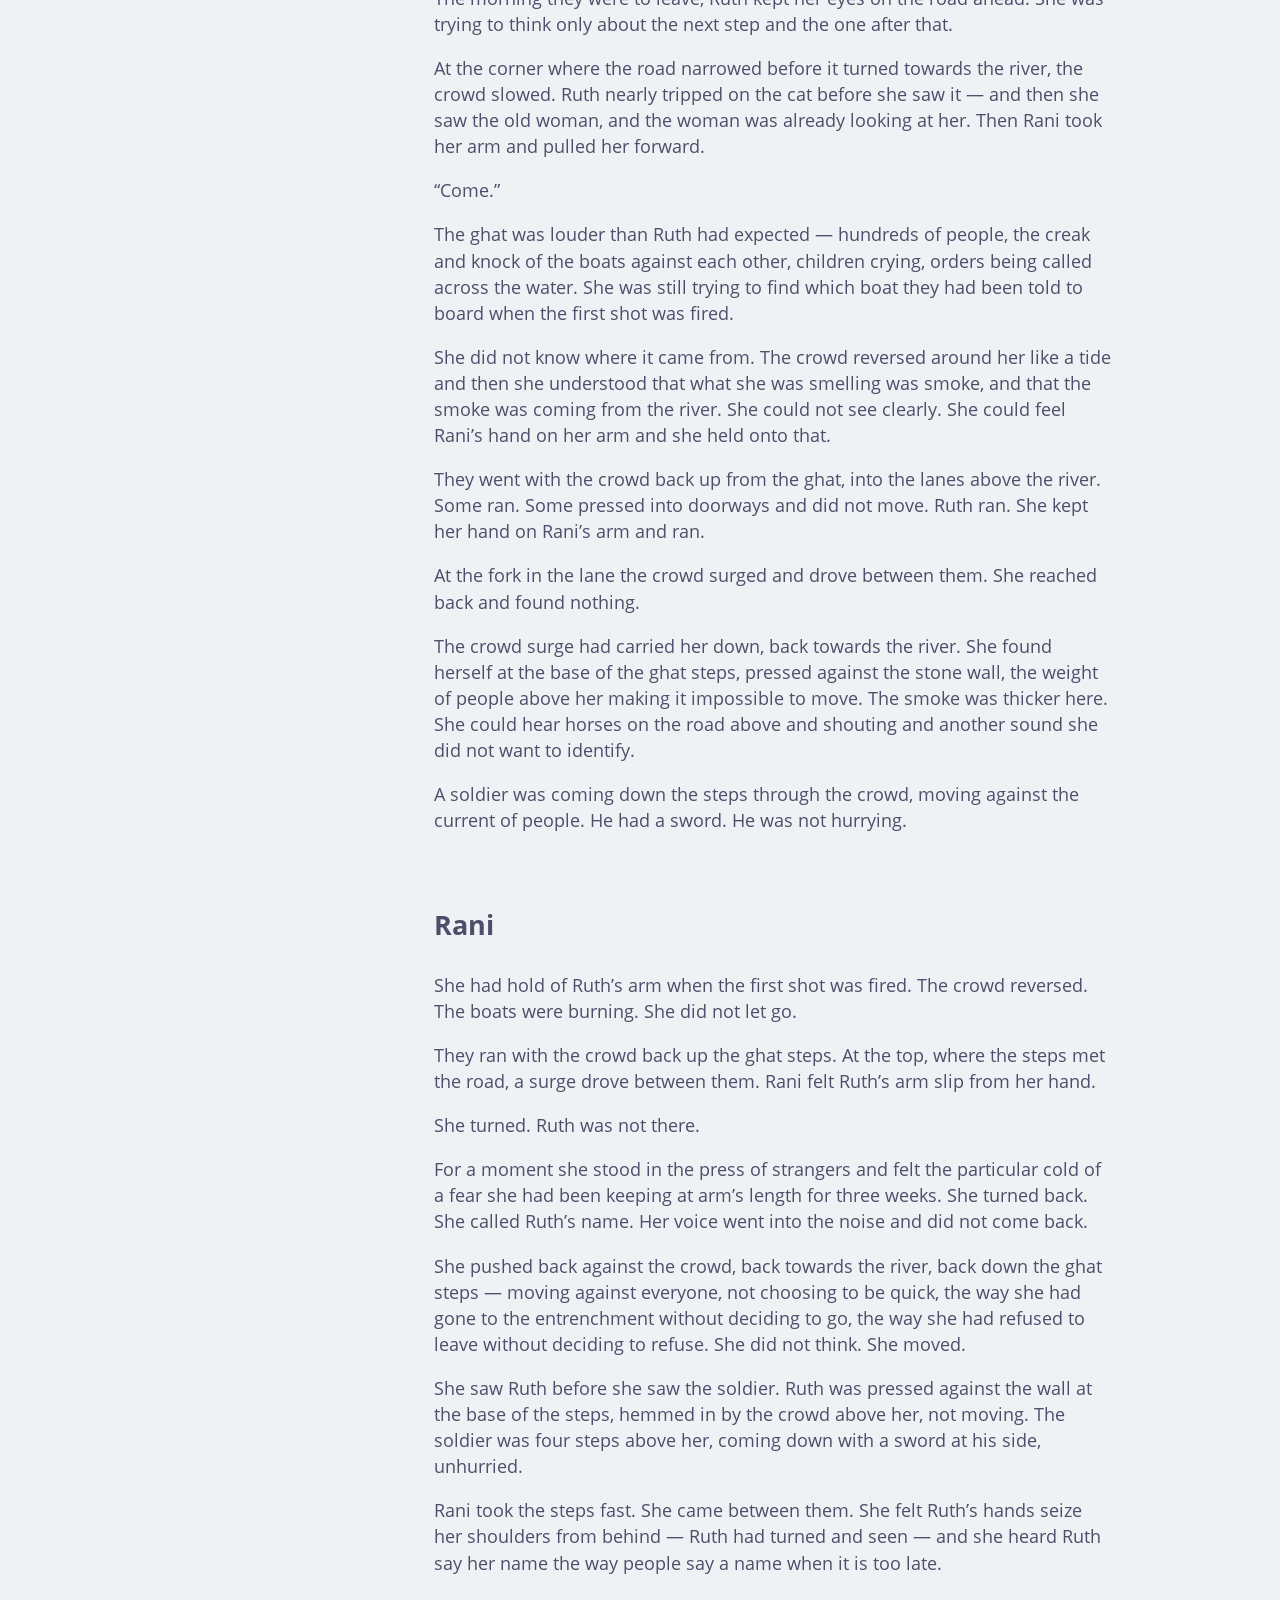
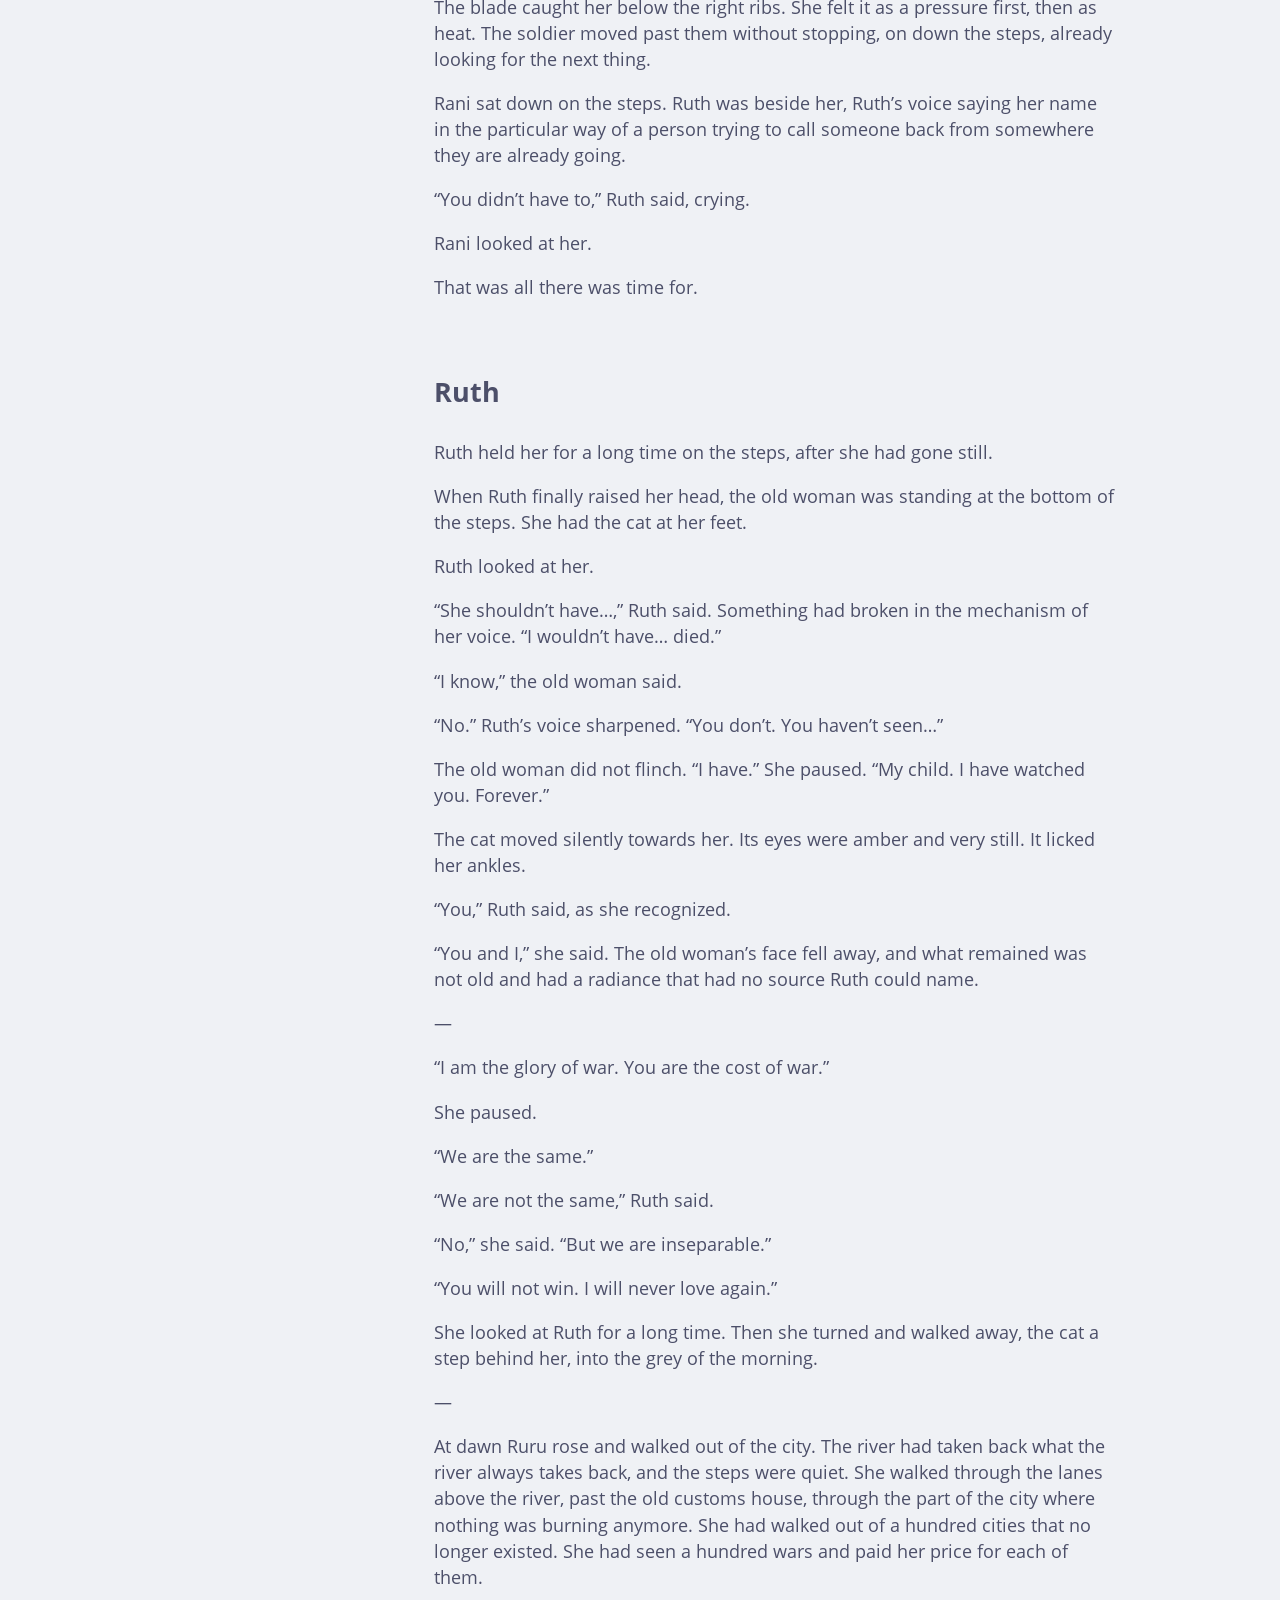
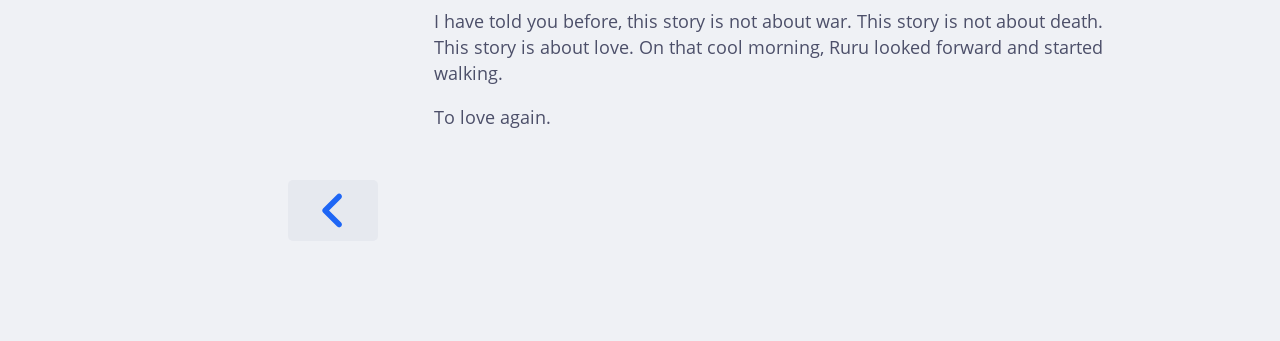
<file: chapter_3.html>
<!DOCTYPE HTML>
<html lang="en" class="latte sidebar-visible" dir="ltr">
    <head>
        <!-- Book generated using mdBook -->
        <meta charset="UTF-8">
        <title>Love - Ruru</title>


        <!-- Custom HTML head -->

        <meta name="description" content="">
        <meta name="viewport" content="width=device-width, initial-scale=1">
        <meta name="theme-color" content="#ffffff">

        <link rel="icon" href="favicon-de23e50b.svg">
        <link rel="shortcut icon" href="favicon-8114d1fc.png">
        <link rel="stylesheet" href="css/variables-8adf115d.css">
        <link rel="stylesheet" href="css/general-2459343d.css">
        <link rel="stylesheet" href="css/chrome-ae938929.css">
        <link rel="stylesheet" href="css/print-9e4910d8.css" media="print">

        <!-- Fonts -->
        <link rel="stylesheet" href="fonts/fonts-9644e21d.css">

        <!-- Highlight.js Stylesheets -->
        <link rel="stylesheet" id="mdbook-highlight-css" href="highlight-493f70e1.css">
        <link rel="stylesheet" id="mdbook-tomorrow-night-css" href="tomorrow-night-4c0ae647.css">
        <link rel="stylesheet" id="mdbook-ayu-highlight-css" href="ayu-highlight-3fdfc3ac.css">

        <!-- Custom theme stylesheets -->
        <link rel="stylesheet" href="theme/catppuccin-e08be6a9.css">
        <link rel="stylesheet" href="theme/custom-67012eba.css">


        <!-- Provide site root and default themes to javascript -->
        <script>
            const path_to_root = "";
            const default_light_theme = "latte";
            const default_dark_theme = "macchiato";
            window.path_to_searchindex_js = "searchindex-57f15bfc.js";
        </script>
        <!-- Start loading toc.js asap -->
        <script src="toc-f40bea7d.js"></script>
    </head>
    <body>
    <div id="mdbook-help-container">
        <div id="mdbook-help-popup">
            <h2 class="mdbook-help-title">Keyboard shortcuts</h2>
            <div>
                <p>Press <kbd>←</kbd> or <kbd>→</kbd> to navigate between chapters</p>
                <p>Press <kbd>S</kbd> or <kbd>/</kbd> to search in the book</p>
                <p>Press <kbd>?</kbd> to show this help</p>
                <p>Press <kbd>Esc</kbd> to hide this help</p>
            </div>
        </div>
    </div>
    <div id="mdbook-body-container">
        <!-- Work around some values being stored in localStorage wrapped in quotes -->
        <script>
            try {
                let theme = localStorage.getItem('mdbook-theme');
                let sidebar = localStorage.getItem('mdbook-sidebar');

                if (theme.startsWith('"') && theme.endsWith('"')) {
                    localStorage.setItem('mdbook-theme', theme.slice(1, theme.length - 1));
                }

                if (sidebar.startsWith('"') && sidebar.endsWith('"')) {
                    localStorage.setItem('mdbook-sidebar', sidebar.slice(1, sidebar.length - 1));
                }
            } catch (e) { }
        </script>

        <!-- Set the theme before any content is loaded, prevents flash -->
        <script>
            const default_theme = window.matchMedia("(prefers-color-scheme: dark)").matches ? default_dark_theme : default_light_theme;
            let theme;
            try { theme = localStorage.getItem('mdbook-theme'); } catch(e) { }
            if (theme === null || theme === undefined) { theme = default_theme; }
            const html = document.documentElement;
            html.classList.remove('latte')
            html.classList.add(theme);
            html.classList.add("js");
        </script>

        <input type="checkbox" id="mdbook-sidebar-toggle-anchor" class="hidden">

        <!-- Hide / unhide sidebar before it is displayed -->
        <script>
            let sidebar = null;
            const sidebar_toggle = document.getElementById("mdbook-sidebar-toggle-anchor");
            if (document.body.clientWidth >= 1080) {
                try { sidebar = localStorage.getItem('mdbook-sidebar'); } catch(e) { }
                sidebar = sidebar || 'visible';
            } else {
                sidebar = 'hidden';
                sidebar_toggle.checked = false;
            }
            if (sidebar === 'visible') {
                sidebar_toggle.checked = true;
            } else {
                html.classList.remove('sidebar-visible');
            }
        </script>

        <nav id="mdbook-sidebar" class="sidebar" aria-label="Table of contents">
            <!-- populated by js -->
            <mdbook-sidebar-scrollbox class="sidebar-scrollbox"></mdbook-sidebar-scrollbox>
            <noscript>
                <iframe class="sidebar-iframe-outer" src="toc.html"></iframe>
            </noscript>
            <div id="mdbook-sidebar-resize-handle" class="sidebar-resize-handle">
                <div class="sidebar-resize-indicator"></div>
            </div>
        </nav>

        <div id="mdbook-page-wrapper" class="page-wrapper">

            <div class="page">
                <div id="mdbook-menu-bar-hover-placeholder"></div>
                <div id="mdbook-menu-bar" class="menu-bar sticky">
                    <div class="left-buttons">
                        <label id="mdbook-sidebar-toggle" class="icon-button" for="mdbook-sidebar-toggle-anchor" title="Toggle Table of Contents" aria-label="Toggle Table of Contents" aria-controls="mdbook-sidebar">
                            <span class=fa-svg><svg xmlns="http://www.w3.org/2000/svg" viewBox="0 0 448 512"><!--! Font Awesome Free 6.2.0 by @fontawesome - https://fontawesome.com License - https://fontawesome.com/license/free (Icons: CC BY 4.0, Fonts: SIL OFL 1.1, Code: MIT License) Copyright 2022 Fonticons, Inc. --><path d="M0 96C0 78.3 14.3 64 32 64H416c17.7 0 32 14.3 32 32s-14.3 32-32 32H32C14.3 128 0 113.7 0 96zM0 256c0-17.7 14.3-32 32-32H416c17.7 0 32 14.3 32 32s-14.3 32-32 32H32c-17.7 0-32-14.3-32-32zM448 416c0 17.7-14.3 32-32 32H32c-17.7 0-32-14.3-32-32s14.3-32 32-32H416c17.7 0 32 14.3 32 32z"/></svg></span>
                        </label>
                        <button id="mdbook-theme-toggle" class="icon-button" type="button" title="Change theme" aria-label="Change theme" aria-haspopup="true" aria-expanded="false" aria-controls="mdbook-theme-list">
                            <span class=fa-svg><svg xmlns="http://www.w3.org/2000/svg" viewBox="0 0 576 512"><!--! Font Awesome Free 6.2.0 by @fontawesome - https://fontawesome.com License - https://fontawesome.com/license/free (Icons: CC BY 4.0, Fonts: SIL OFL 1.1, Code: MIT License) Copyright 2022 Fonticons, Inc. --><path d="M371.3 367.1c27.3-3.9 51.9-19.4 67.2-42.9L600.2 74.1c12.6-19.5 9.4-45.3-7.6-61.2S549.7-4.4 531.1 9.6L294.4 187.2c-24 18-38.2 46.1-38.4 76.1L371.3 367.1zm-19.6 25.4l-116-104.4C175.9 290.3 128 339.6 128 400c0 3.9 .2 7.8 .6 11.6c1.8 17.5-10.2 36.4-27.8 36.4H96c-17.7 0-32 14.3-32 32s14.3 32 32 32H240c61.9 0 112-50.1 112-112c0-2.5-.1-5-.2-7.5z"/></svg></span>
                        </button>
                        <ul id="mdbook-theme-list" class="theme-popup" aria-label="Themes" role="menu">
                            <li role="none"><button role="menuitem" class="theme" id="mdbook-theme-default_theme">Auto</button></li>
                            <li role="none"><button role="menuitem" class="theme" id="mdbook-theme-light">Light</button></li>
                            <li role="none"><button role="menuitem" class="theme" id="mdbook-theme-rust">Rust</button></li>
                            <li role="none"><button role="menuitem" class="theme" id="mdbook-theme-coal">Coal</button></li>
                            <li role="none"><button role="menuitem" class="theme" id="mdbook-theme-navy">Navy</button></li>
                            <li role="none"><button role="menuitem" class="theme" id="mdbook-theme-ayu">Ayu</button></li>
                        </ul>
                        <button id="mdbook-search-toggle" class="icon-button" type="button" title="Search (`/`)" aria-label="Toggle Searchbar" aria-expanded="false" aria-keyshortcuts="/ s" aria-controls="mdbook-searchbar">
                            <span class=fa-svg><svg xmlns="http://www.w3.org/2000/svg" viewBox="0 0 512 512"><!--! Font Awesome Free 6.2.0 by @fontawesome - https://fontawesome.com License - https://fontawesome.com/license/free (Icons: CC BY 4.0, Fonts: SIL OFL 1.1, Code: MIT License) Copyright 2022 Fonticons, Inc. --><path d="M416 208c0 45.9-14.9 88.3-40 122.7L502.6 457.4c12.5 12.5 12.5 32.8 0 45.3s-32.8 12.5-45.3 0L330.7 376c-34.4 25.2-76.8 40-122.7 40C93.1 416 0 322.9 0 208S93.1 0 208 0S416 93.1 416 208zM208 352c79.5 0 144-64.5 144-144s-64.5-144-144-144S64 128.5 64 208s64.5 144 144 144z"/></svg></span>
                        </button>
                    </div>

                    <h1 class="menu-title">Ruru</h1>

                    <div class="right-buttons">
                        <a href="print.html" title="Print this book" aria-label="Print this book">
                            <span class=fa-svg id="print-button"><svg xmlns="http://www.w3.org/2000/svg" viewBox="0 0 512 512"><!--! Font Awesome Free 6.2.0 by @fontawesome - https://fontawesome.com License - https://fontawesome.com/license/free (Icons: CC BY 4.0, Fonts: SIL OFL 1.1, Code: MIT License) Copyright 2022 Fonticons, Inc. --><path d="M128 0C92.7 0 64 28.7 64 64v96h64V64H354.7L384 93.3V160h64V93.3c0-17-6.7-33.3-18.7-45.3L400 18.7C388 6.7 371.7 0 354.7 0H128zM384 352v32 64H128V384 368 352H384zm64 32h32c17.7 0 32-14.3 32-32V256c0-35.3-28.7-64-64-64H64c-35.3 0-64 28.7-64 64v96c0 17.7 14.3 32 32 32H64v64c0 35.3 28.7 64 64 64H384c35.3 0 64-28.7 64-64V384zm-16-88c-13.3 0-24-10.7-24-24s10.7-24 24-24s24 10.7 24 24s-10.7 24-24 24z"/></svg></span>
                        </a>
                        <a href="https://github.com/mathcomics/ruru" title="Git repository" aria-label="Git repository">
                            <span class=fa-svg><svg xmlns="http://www.w3.org/2000/svg" viewBox="0 0 496 512"><!--! Font Awesome Free 6.2.0 by @fontawesome - https://fontawesome.com License - https://fontawesome.com/license/free (Icons: CC BY 4.0, Fonts: SIL OFL 1.1, Code: MIT License) Copyright 2022 Fonticons, Inc. --><path d="M165.9 397.4c0 2-2.3 3.6-5.2 3.6-3.3.3-5.6-1.3-5.6-3.6 0-2 2.3-3.6 5.2-3.6 3-.3 5.6 1.3 5.6 3.6zm-31.1-4.5c-.7 2 1.3 4.3 4.3 4.9 2.6 1 5.6 0 6.2-2s-1.3-4.3-4.3-5.2c-2.6-.7-5.5.3-6.2 2.3zm44.2-1.7c-2.9.7-4.9 2.6-4.6 4.9.3 2 2.9 3.3 5.9 2.6 2.9-.7 4.9-2.6 4.6-4.6-.3-1.9-3-3.2-5.9-2.9zM244.8 8C106.1 8 0 113.3 0 252c0 110.9 69.8 205.8 169.5 239.2 12.8 2.3 17.3-5.6 17.3-12.1 0-6.2-.3-40.4-.3-61.4 0 0-70 15-84.7-29.8 0 0-11.4-29.1-27.8-36.6 0 0-22.9-15.7 1.6-15.4 0 0 24.9 2 38.6 25.8 21.9 38.6 58.6 27.5 72.9 20.9 2.3-16 8.8-27.1 16-33.7-55.9-6.2-112.3-14.3-112.3-110.5 0-27.5 7.6-41.3 23.6-58.9-2.6-6.5-11.1-33.3 2.6-67.9 20.9-6.5 69 27 69 27 20-5.6 41.5-8.5 62.8-8.5s42.8 2.9 62.8 8.5c0 0 48.1-33.6 69-27 13.7 34.7 5.2 61.4 2.6 67.9 16 17.7 25.8 31.5 25.8 58.9 0 96.5-58.9 104.2-114.8 110.5 9.2 7.9 17 22.9 17 46.4 0 33.7-.3 75.4-.3 83.6 0 6.5 4.6 14.4 17.3 12.1C428.2 457.8 496 362.9 496 252 496 113.3 383.5 8 244.8 8zM97.2 352.9c-1.3 1-1 3.3.7 5.2 1.6 1.6 3.9 2.3 5.2 1 1.3-1 1-3.3-.7-5.2-1.6-1.6-3.9-2.3-5.2-1zm-10.8-8.1c-.7 1.3.3 2.9 2.3 3.9 1.6 1 3.6.7 4.3-.7.7-1.3-.3-2.9-2.3-3.9-2-.6-3.6-.3-4.3.7zm32.4 35.6c-1.6 1.3-1 4.3 1.3 6.2 2.3 2.3 5.2 2.6 6.5 1 1.3-1.3.7-4.3-1.3-6.2-2.2-2.3-5.2-2.6-6.5-1zm-11.4-14.7c-1.6 1-1.6 3.6 0 5.9 1.6 2.3 4.3 3.3 5.6 2.3 1.6-1.3 1.6-3.9 0-6.2-1.4-2.3-4-3.3-5.6-2z"/></svg></span>
                        </a>
                        <a href="https://github.com/mathcomics/ruru/edit/main/src/chapter_3.md" title="Suggest an edit" aria-label="Suggest an edit" rel="edit">
                            <span class=fa-svg id="git-edit-button"><svg xmlns="http://www.w3.org/2000/svg" viewBox="0 0 512 512"><!--! Font Awesome Free 6.2.0 by @fontawesome - https://fontawesome.com License - https://fontawesome.com/license/free (Icons: CC BY 4.0, Fonts: SIL OFL 1.1, Code: MIT License) Copyright 2022 Fonticons, Inc. --><path d="M421.7 220.3l-11.3 11.3-22.6 22.6-205 205c-6.6 6.6-14.8 11.5-23.8 14.1L30.8 511c-8.4 2.5-17.5 .2-23.7-6.1S-1.5 489.7 1 481.2L38.7 353.1c2.6-9 7.5-17.2 14.1-23.8l205-205 22.6-22.6 11.3-11.3 33.9 33.9 62.1 62.1 33.9 33.9zM96 353.9l-9.3 9.3c-.9 .9-1.6 2.1-2 3.4l-25.3 86 86-25.3c1.3-.4 2.5-1.1 3.4-2l9.3-9.3H112c-8.8 0-16-7.2-16-16V353.9zM453.3 19.3l39.4 39.4c25 25 25 65.5 0 90.5l-14.5 14.5-22.6 22.6-11.3 11.3-33.9-33.9-62.1-62.1L314.3 67.7l11.3-11.3 22.6-22.6 14.5-14.5c25-25 65.5-25 90.5 0z"/></svg></span>
                        </a>

                    </div>
                </div>

                <div id="mdbook-search-wrapper" class="hidden">
                    <form id="mdbook-searchbar-outer" class="searchbar-outer">
                        <div class="search-wrapper">
                            <input type="search" id="mdbook-searchbar" name="searchbar" placeholder="Search this book ..." aria-controls="mdbook-searchresults-outer" aria-describedby="searchresults-header">
                            <div class="spinner-wrapper">
                                <span class=fa-svg id="fa-spin"><svg xmlns="http://www.w3.org/2000/svg" viewBox="0 0 512 512"><!--! Font Awesome Free 6.2.0 by @fontawesome - https://fontawesome.com License - https://fontawesome.com/license/free (Icons: CC BY 4.0, Fonts: SIL OFL 1.1, Code: MIT License) Copyright 2022 Fonticons, Inc. --><path d="M304 48c0-26.5-21.5-48-48-48s-48 21.5-48 48s21.5 48 48 48s48-21.5 48-48zm0 416c0-26.5-21.5-48-48-48s-48 21.5-48 48s21.5 48 48 48s48-21.5 48-48zM48 304c26.5 0 48-21.5 48-48s-21.5-48-48-48s-48 21.5-48 48s21.5 48 48 48zm464-48c0-26.5-21.5-48-48-48s-48 21.5-48 48s21.5 48 48 48s48-21.5 48-48zM142.9 437c18.7-18.7 18.7-49.1 0-67.9s-49.1-18.7-67.9 0s-18.7 49.1 0 67.9s49.1 18.7 67.9 0zm0-294.2c18.7-18.7 18.7-49.1 0-67.9S93.7 56.2 75 75s-18.7 49.1 0 67.9s49.1 18.7 67.9 0zM369.1 437c18.7 18.7 49.1 18.7 67.9 0s18.7-49.1 0-67.9s-49.1-18.7-67.9 0s-18.7 49.1 0 67.9z"/></svg></span>
                            </div>
                        </div>
                    </form>
                    <div id="mdbook-searchresults-outer" class="searchresults-outer hidden">
                        <div id="mdbook-searchresults-header" class="searchresults-header"></div>
                        <ul id="mdbook-searchresults">
                        </ul>
                    </div>
                </div>

                <!-- Apply ARIA attributes after the sidebar and the sidebar toggle button are added to the DOM -->
                <script>
                    document.getElementById('mdbook-sidebar-toggle').setAttribute('aria-expanded', sidebar === 'visible');
                    document.getElementById('mdbook-sidebar').setAttribute('aria-hidden', sidebar !== 'visible');
                    Array.from(document.querySelectorAll('#mdbook-sidebar a')).forEach(function(link) {
                        link.setAttribute('tabIndex', sidebar === 'visible' ? 0 : -1);
                    });
                </script>

                <div id="mdbook-content" class="content">
                    <main>
                        <h1 id="chapter-3-love"><a class="header" href="#chapter-3-love">Chapter 3. Love</a></h1>
<h2 id="ruth"><a class="header" href="#ruth">Ruth</a></h2>
<p>The house had a verandah that faced the garden, and in the cool of the early morning, before the heat arrived, Ruth would sit there with a book. More often than not, by the time she had read three pages, Rani would appear at the corner of the garden path with something in her hands — a cup, a cloth, an excuse — and they would talk until the heat drove them inside. Ruth’s mother had tried more than once to explain the correct distance to be maintained with the servants. Ruth’s father had given up trying.</p>
<p>Since they had moved to Kanpur, they had lived twenty yards apart — Ruth in the bungalow, Rani in the quarters on the other side of the low wall — and the city had quietly become the only one either of them had. Rani spoke better English than most of the clerks at the collector’s office, because she had learned it the way Ruth had learned to cook, which is to say badly and enthusiastically and over many years of mutual instruction.</p>
<h2 id="rani"><a class="header" href="#rani">Rani</a></h2>
<p>When the news came it came in pieces, the way all bad news comes, each piece seeming to be the last, each piece followed by another. First the sepoys at Meerut. Then the regiments here. Then the magazine blown up in the night, the sound of it rolling across the city like thunder that would not stop.</p>
<p>Rani’s aunt, who had no authority over anyone, told her not to go. Rani went anyway. She did not ask herself why. She went because she had seen the way Ruth’s face went carefully blank when she was frightened. She did not want Ruth’s face to do that with no one there who would notice.</p>
<p>The entrenchment by the time she arrived was already full — British families crowded into the barracks building that offered almost no shade. She found Ruth near the east wall, sitting on the ground with her back against the mud bricks, her blue dress already the colour of the dust. Ruth looked up when Rani arrived and said nothing for a moment. Then she moved aside to make room.</p>
<p>They stayed close for the next three weeks. The temperature climbed. The water ran low. The guns fired from across the perimeter and the entrenchment grew smaller every day. Rani learned to count the hours by the pattern of the guns. She did not let herself think about what happened if the entrenchment fell. She thought instead about very small things: whether Ruth had drunk enough water that morning, whether the shade would shift by afternoon, whether the guns were closer or farther than yesterday.</p>
<h2 id="ruth-1"><a class="header" href="#ruth-1">Ruth</a></h2>
<p>When the cease-fire came and they were told they would be given safe passage to Allahabad, Rani insisted on going with Ruth. Ruth wanted her there and was afraid of wanting it at the same time. She said nothing either way.</p>
<p>The morning they were to leave, Ruth kept her eyes on the road ahead. She was trying to think only about the next step and the one after that.</p>
<p>At the corner where the road narrowed before it turned towards the river, the crowd slowed. Ruth nearly tripped on the cat before she saw it — and then she saw the old woman, and the woman was already looking at her. Then Rani took her arm and pulled her forward.</p>
<p>“Come.”</p>
<p>The ghat was louder than Ruth had expected — hundreds of people, the creak and knock of the boats against each other, children crying, orders being called across the water. She was still trying to find which boat they had been told to board when the first shot was fired.</p>
<p>She did not know where it came from. The crowd reversed around her like a tide and then she understood that what she was smelling was smoke, and that the smoke was coming from the river. She could not see clearly. She could feel Rani’s hand on her arm and she held onto that.</p>
<p>They went with the crowd back up from the ghat, into the lanes above the river. Some ran. Some pressed into doorways and did not move. Ruth ran. She kept her hand on Rani’s arm and ran.</p>
<p>At the fork in the lane the crowd surged and drove between them. She reached back and found nothing.</p>
<p>The crowd surge had carried her down, back towards the river. She found herself at the base of the ghat steps, pressed against the stone wall, the weight of people above her making it impossible to move. The smoke was thicker here. She could hear horses on the road above and shouting and another sound she did not want to identify.</p>
<p>A soldier was coming down the steps through the crowd, moving against the current of people. He had a sword. He was not hurrying.</p>
<h2 id="rani-1"><a class="header" href="#rani-1">Rani</a></h2>
<p>She had hold of Ruth’s arm when the first shot was fired. The crowd reversed. The boats were burning. She did not let go.</p>
<p>They ran with the crowd back up the ghat steps. At the top, where the steps met the road, a surge drove between them. Rani felt Ruth’s arm slip from her hand.</p>
<p>She turned. Ruth was not there.</p>
<p>For a moment she stood in the press of strangers and felt the particular cold of a fear she had been keeping at arm’s length for three weeks. She turned back. She called Ruth’s name. Her voice went into the noise and did not come back.</p>
<p>She pushed back against the crowd, back towards the river, back down the ghat steps — moving against everyone, not choosing to be quick, the way she had gone to the entrenchment without deciding to go, the way she had refused to leave without deciding to refuse. She did not think. She moved.</p>
<p>She saw Ruth before she saw the soldier. Ruth was pressed against the wall at the base of the steps, hemmed in by the crowd above her, not moving. The soldier was four steps above her, coming down with a sword at his side, unhurried.</p>
<p>Rani took the steps fast. She came between them. She felt Ruth’s hands seize her shoulders from behind — Ruth had turned and seen — and she heard Ruth say her name the way people say a name when it is too late.</p>
<p>The blade caught her below the right ribs. She felt it as a pressure first, then as heat. The soldier moved past them without stopping, on down the steps, already looking for the next thing.</p>
<p>Rani sat down on the steps. Ruth was beside her, Ruth’s voice saying her name in the particular way of a person trying to call someone back from somewhere they are already going.</p>
<p>“You didn’t have to,” Ruth said, crying.</p>
<p>Rani looked at her.</p>
<p>That was all there was time for.</p>
<h2 id="ruth-2"><a class="header" href="#ruth-2">Ruth</a></h2>
<p>Ruth held her for a long time on the steps, after she had gone still.</p>
<p>When Ruth finally raised her head, the old woman was standing at the bottom of the steps. She had the cat at her feet.</p>
<p>Ruth looked at her.</p>
<p>“She shouldn’t have…,” Ruth said. Something had broken in the mechanism of her voice.
“I wouldn’t have… died.”</p>
<p>“I know,” the old woman said.</p>
<p>“No.” Ruth’s voice sharpened. “You don’t. You haven’t seen…”</p>
<p>The old woman did not flinch. “I have.” She paused. “My child. I have watched you. Forever.”</p>
<p>The cat moved silently towards her. Its eyes were amber and very still. It licked her ankles.</p>
<p>“You,” Ruth said, as she recognized.</p>
<p>“You and I,” she said. The old woman’s face fell away, and what remained was not old and had a radiance that had no source Ruth could name.</p>
<p>—</p>
<p>“I am the glory of war. You are the cost of war.”</p>
<p>She paused.</p>
<p>“We are the same.”</p>
<p>“We are not the same,” Ruth said.</p>
<p>“No,” she said. “But we are inseparable.”</p>
<p>“You will not win. I will never love again.”</p>
<p>She looked at Ruth for a long time. Then she turned and walked away, the cat a step behind her, into the grey of the morning.</p>
<p>—</p>
<p>At dawn Ruru rose and walked out of the city. The river had taken back what the river always takes back, and the steps were quiet. She walked through the lanes above the river, past the old customs house, through the part of the city where nothing was burning anymore. She had walked out of a hundred cities that no longer existed. She had seen a hundred wars and paid her price for each of them.</p>
<p>I have told you before, this story is not about war. This story is not about death. This story is about love. On that cool morning, Ruru looked forward and started walking.</p>
<p>To love again.</p>

                    </main>

                    <nav class="nav-wrapper" aria-label="Page navigation">
                        <!-- Mobile navigation buttons -->
                            <a rel="prev" href="chapter_2.html" class="mobile-nav-chapters previous" title="Previous chapter" aria-label="Previous chapter" aria-keyshortcuts="Left">
                                <span class=fa-svg><svg xmlns="http://www.w3.org/2000/svg" viewBox="0 0 320 512"><!--! Font Awesome Free 6.2.0 by @fontawesome - https://fontawesome.com License - https://fontawesome.com/license/free (Icons: CC BY 4.0, Fonts: SIL OFL 1.1, Code: MIT License) Copyright 2022 Fonticons, Inc. --><path d="M41.4 233.4c-12.5 12.5-12.5 32.8 0 45.3l160 160c12.5 12.5 32.8 12.5 45.3 0s12.5-32.8 0-45.3L109.3 256 246.6 118.6c12.5-12.5 12.5-32.8 0-45.3s-32.8-12.5-45.3 0l-160 160z"/></svg></span>
                            </a>


                        <div style="clear: both"></div>
                    </nav>
                </div>
            </div>

            <nav class="nav-wide-wrapper" aria-label="Page navigation">
                    <a rel="prev" href="chapter_2.html" class="nav-chapters previous" title="Previous chapter" aria-label="Previous chapter" aria-keyshortcuts="Left">
                        <span class=fa-svg><svg xmlns="http://www.w3.org/2000/svg" viewBox="0 0 320 512"><!--! Font Awesome Free 6.2.0 by @fontawesome - https://fontawesome.com License - https://fontawesome.com/license/free (Icons: CC BY 4.0, Fonts: SIL OFL 1.1, Code: MIT License) Copyright 2022 Fonticons, Inc. --><path d="M41.4 233.4c-12.5 12.5-12.5 32.8 0 45.3l160 160c12.5 12.5 32.8 12.5 45.3 0s12.5-32.8 0-45.3L109.3 256 246.6 118.6c12.5-12.5 12.5-32.8 0-45.3s-32.8-12.5-45.3 0l-160 160z"/></svg></span>
                    </a>

            </nav>

        </div>

        <template id=fa-eye><span class=fa-svg><svg xmlns="http://www.w3.org/2000/svg" viewBox="0 0 576 512"><!--! Font Awesome Free 6.2.0 by @fontawesome - https://fontawesome.com License - https://fontawesome.com/license/free (Icons: CC BY 4.0, Fonts: SIL OFL 1.1, Code: MIT License) Copyright 2022 Fonticons, Inc. --><path d="M288 32c-80.8 0-145.5 36.8-192.6 80.6C48.6 156 17.3 208 2.5 243.7c-3.3 7.9-3.3 16.7 0 24.6C17.3 304 48.6 356 95.4 399.4C142.5 443.2 207.2 480 288 480s145.5-36.8 192.6-80.6c46.8-43.5 78.1-95.4 93-131.1c3.3-7.9 3.3-16.7 0-24.6c-14.9-35.7-46.2-87.7-93-131.1C433.5 68.8 368.8 32 288 32zM432 256c0 79.5-64.5 144-144 144s-144-64.5-144-144s64.5-144 144-144s144 64.5 144 144zM288 192c0 35.3-28.7 64-64 64c-11.5 0-22.3-3-31.6-8.4c-.2 2.8-.4 5.5-.4 8.4c0 53 43 96 96 96s96-43 96-96s-43-96-96-96c-2.8 0-5.6 .1-8.4 .4c5.3 9.3 8.4 20.1 8.4 31.6z"/></svg></span></template>
        <template id=fa-eye-slash><span class=fa-svg><svg xmlns="http://www.w3.org/2000/svg" viewBox="0 0 640 512"><!--! Font Awesome Free 6.2.0 by @fontawesome - https://fontawesome.com License - https://fontawesome.com/license/free (Icons: CC BY 4.0, Fonts: SIL OFL 1.1, Code: MIT License) Copyright 2022 Fonticons, Inc. --><path d="M38.8 5.1C28.4-3.1 13.3-1.2 5.1 9.2S-1.2 34.7 9.2 42.9l592 464c10.4 8.2 25.5 6.3 33.7-4.1s6.3-25.5-4.1-33.7L525.6 386.7c39.6-40.6 66.4-86.1 79.9-118.4c3.3-7.9 3.3-16.7 0-24.6c-14.9-35.7-46.2-87.7-93-131.1C465.5 68.8 400.8 32 320 32c-68.2 0-125 26.3-169.3 60.8L38.8 5.1zM223.1 149.5C248.6 126.2 282.7 112 320 112c79.5 0 144 64.5 144 144c0 24.9-6.3 48.3-17.4 68.7L408 294.5c5.2-11.8 8-24.8 8-38.5c0-53-43-96-96-96c-2.8 0-5.6 .1-8.4 .4c5.3 9.3 8.4 20.1 8.4 31.6c0 10.2-2.4 19.8-6.6 28.3l-90.3-70.8zm223.1 298L373 389.9c-16.4 6.5-34.3 10.1-53 10.1c-79.5 0-144-64.5-144-144c0-6.9 .5-13.6 1.4-20.2L83.1 161.5C60.3 191.2 44 220.8 34.5 243.7c-3.3 7.9-3.3 16.7 0 24.6c14.9 35.7 46.2 87.7 93 131.1C174.5 443.2 239.2 480 320 480c47.8 0 89.9-12.9 126.2-32.5z"/></svg></span></template>
        <template id=fa-copy><span class=fa-svg><svg xmlns="http://www.w3.org/2000/svg" viewBox="0 0 512 512"><!--! Font Awesome Free 6.2.0 by @fontawesome - https://fontawesome.com License - https://fontawesome.com/license/free (Icons: CC BY 4.0, Fonts: SIL OFL 1.1, Code: MIT License) Copyright 2022 Fonticons, Inc. --><path d="M502.6 70.63l-61.25-61.25C435.4 3.371 427.2 0 418.7 0H255.1c-35.35 0-64 28.66-64 64l.0195 256C192 355.4 220.7 384 256 384h192c35.2 0 64-28.8 64-64V93.25C512 84.77 508.6 76.63 502.6 70.63zM464 320c0 8.836-7.164 16-16 16H255.1c-8.838 0-16-7.164-16-16L239.1 64.13c0-8.836 7.164-16 16-16h128L384 96c0 17.67 14.33 32 32 32h47.1V320zM272 448c0 8.836-7.164 16-16 16H63.1c-8.838 0-16-7.164-16-16L47.98 192.1c0-8.836 7.164-16 16-16H160V128H63.99c-35.35 0-64 28.65-64 64l.0098 256C.002 483.3 28.66 512 64 512h192c35.2 0 64-28.8 64-64v-32h-47.1L272 448z"/></svg></span></template>
        <template id=fa-play><span class=fa-svg><svg xmlns="http://www.w3.org/2000/svg" viewBox="0 0 384 512"><!--! Font Awesome Free 6.2.0 by @fontawesome - https://fontawesome.com License - https://fontawesome.com/license/free (Icons: CC BY 4.0, Fonts: SIL OFL 1.1, Code: MIT License) Copyright 2022 Fonticons, Inc. --><path d="M73 39c-14.8-9.1-33.4-9.4-48.5-.9S0 62.6 0 80V432c0 17.4 9.4 33.4 24.5 41.9s33.7 8.1 48.5-.9L361 297c14.3-8.7 23-24.2 23-41s-8.7-32.2-23-41L73 39z"/></svg></span></template>
        <template id=fa-clock-rotate-left><span class=fa-svg><svg xmlns="http://www.w3.org/2000/svg" viewBox="0 0 512 512"><!--! Font Awesome Free 6.2.0 by @fontawesome - https://fontawesome.com License - https://fontawesome.com/license/free (Icons: CC BY 4.0, Fonts: SIL OFL 1.1, Code: MIT License) Copyright 2022 Fonticons, Inc. --><path d="M75 75L41 41C25.9 25.9 0 36.6 0 57.9V168c0 13.3 10.7 24 24 24H134.1c21.4 0 32.1-25.9 17-41l-30.8-30.8C155 85.5 203 64 256 64c106 0 192 86 192 192s-86 192-192 192c-40.8 0-78.6-12.7-109.7-34.4c-14.5-10.1-34.4-6.6-44.6 7.9s-6.6 34.4 7.9 44.6C151.2 495 201.7 512 256 512c141.4 0 256-114.6 256-256S397.4 0 256 0C185.3 0 121.3 28.7 75 75zm181 53c-13.3 0-24 10.7-24 24V256c0 6.4 2.5 12.5 7 17l72 72c9.4 9.4 24.6 9.4 33.9 0s9.4-24.6 0-33.9l-65-65V152c0-13.3-10.7-24-24-24z"/></svg></span></template>



        <script>
            window.playground_copyable = true;
        </script>


        <script src="elasticlunr-ef4e11c1.min.js"></script>
        <script src="mark-09e88c2c.min.js"></script>
        <script src="searcher-c2a407aa.js"></script>

        <script src="clipboard-1626706a.min.js"></script>
        <script src="highlight-abc7f01d.js"></script>
        <script src="book-a0b12cfe.js"></script>

        <!-- Custom JS scripts -->



    </div>
    </body>
</html>
</file>
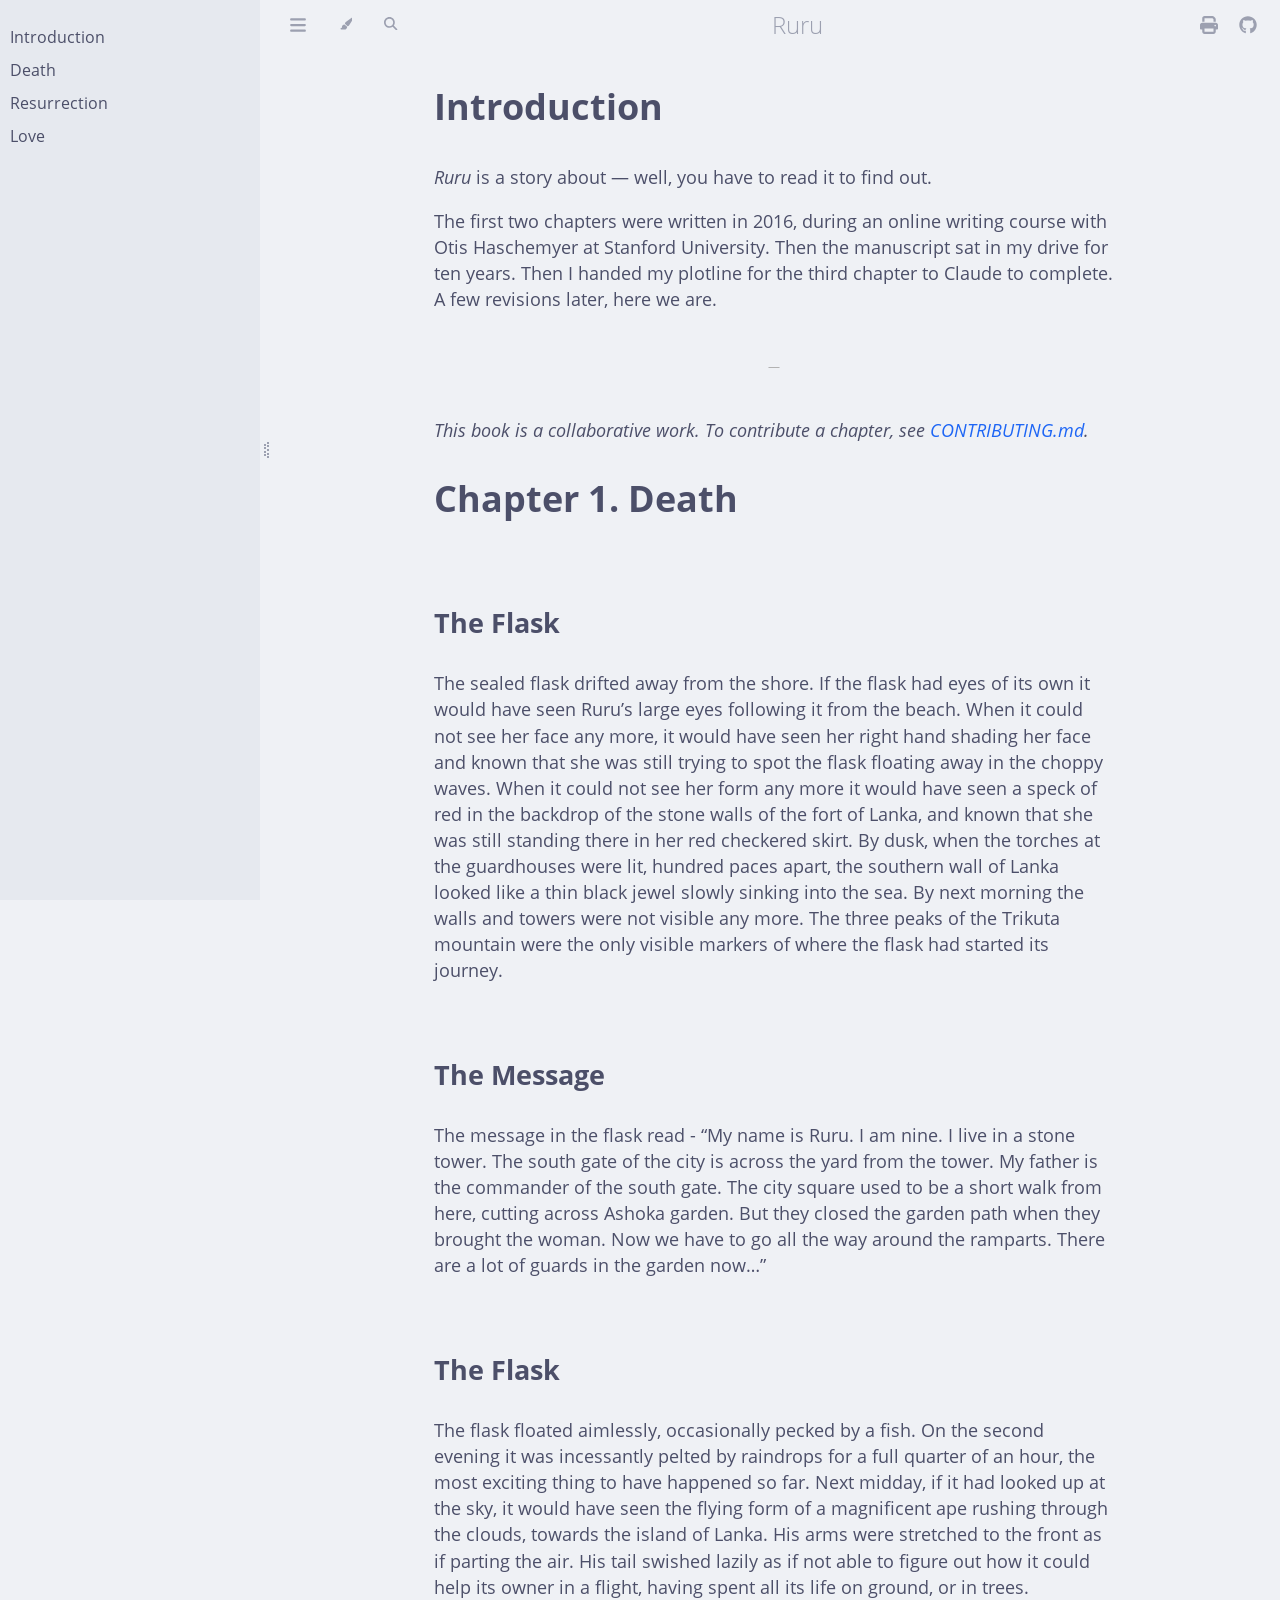
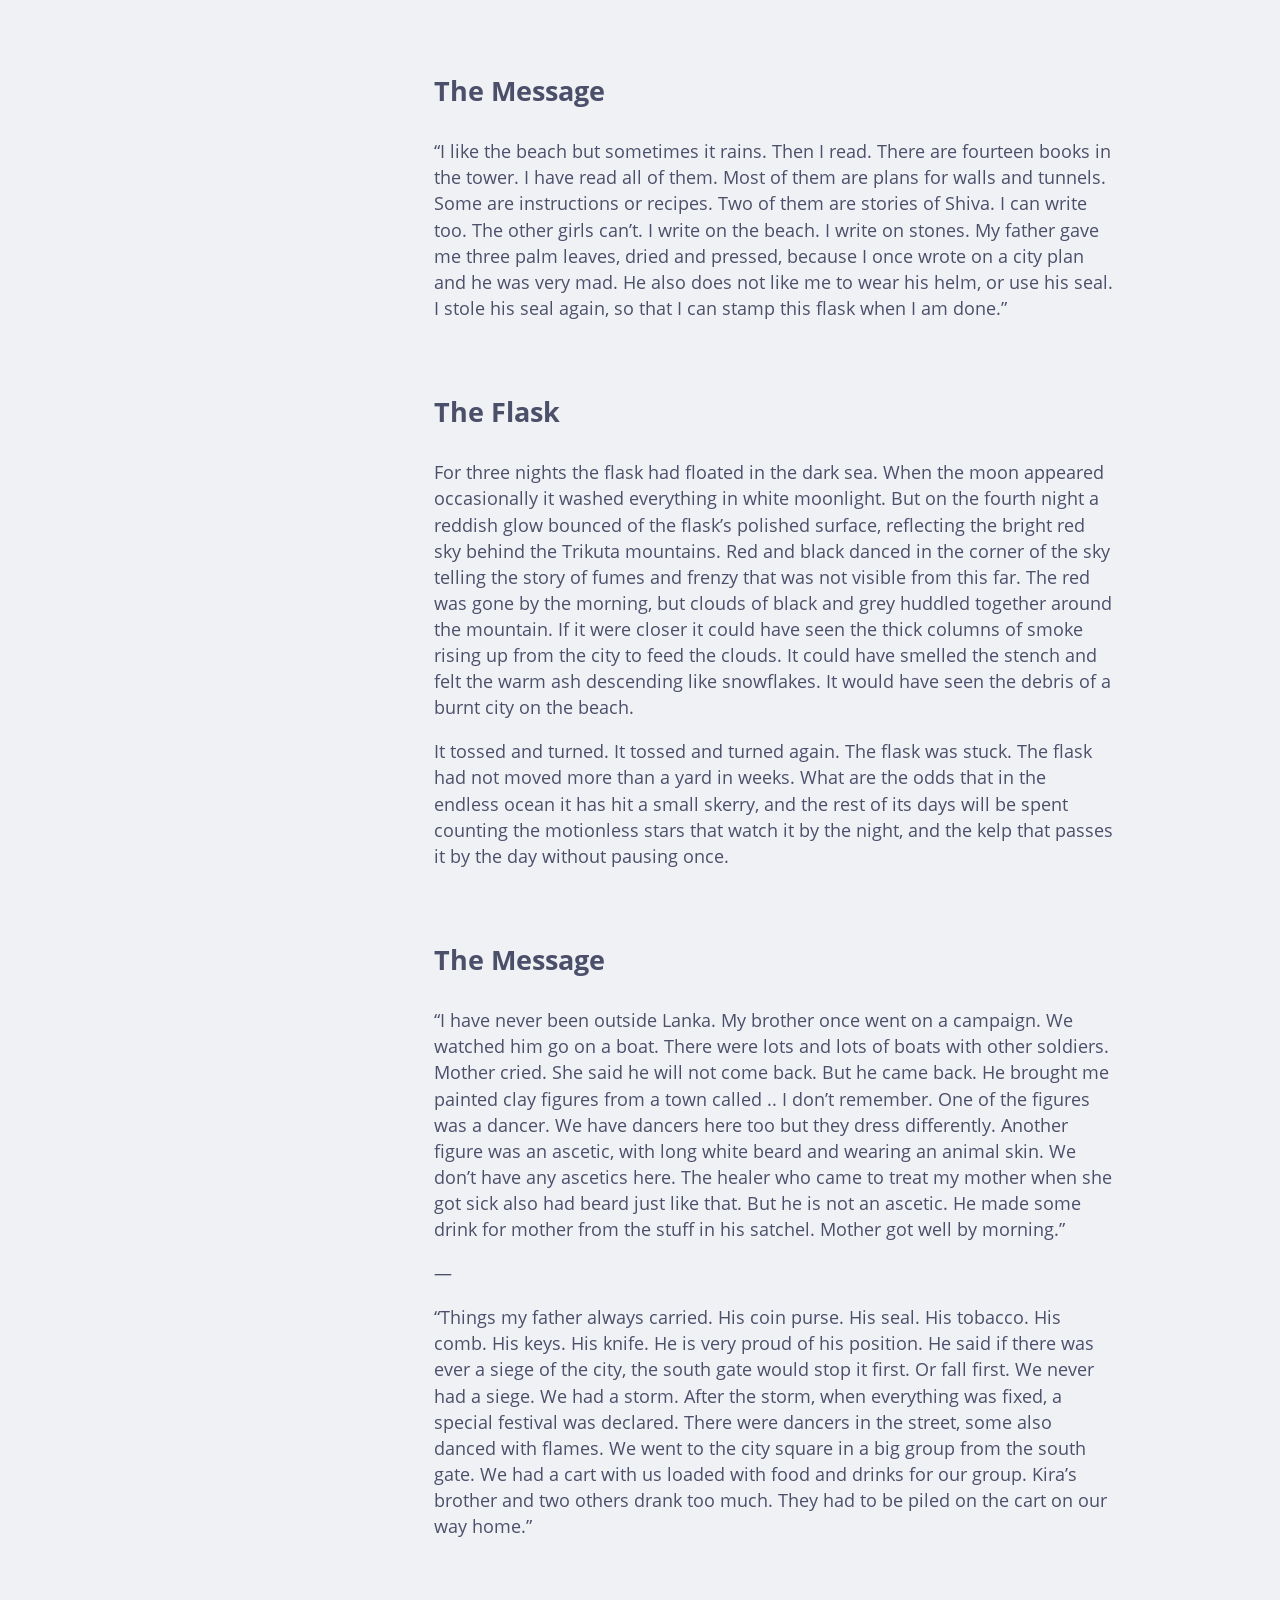
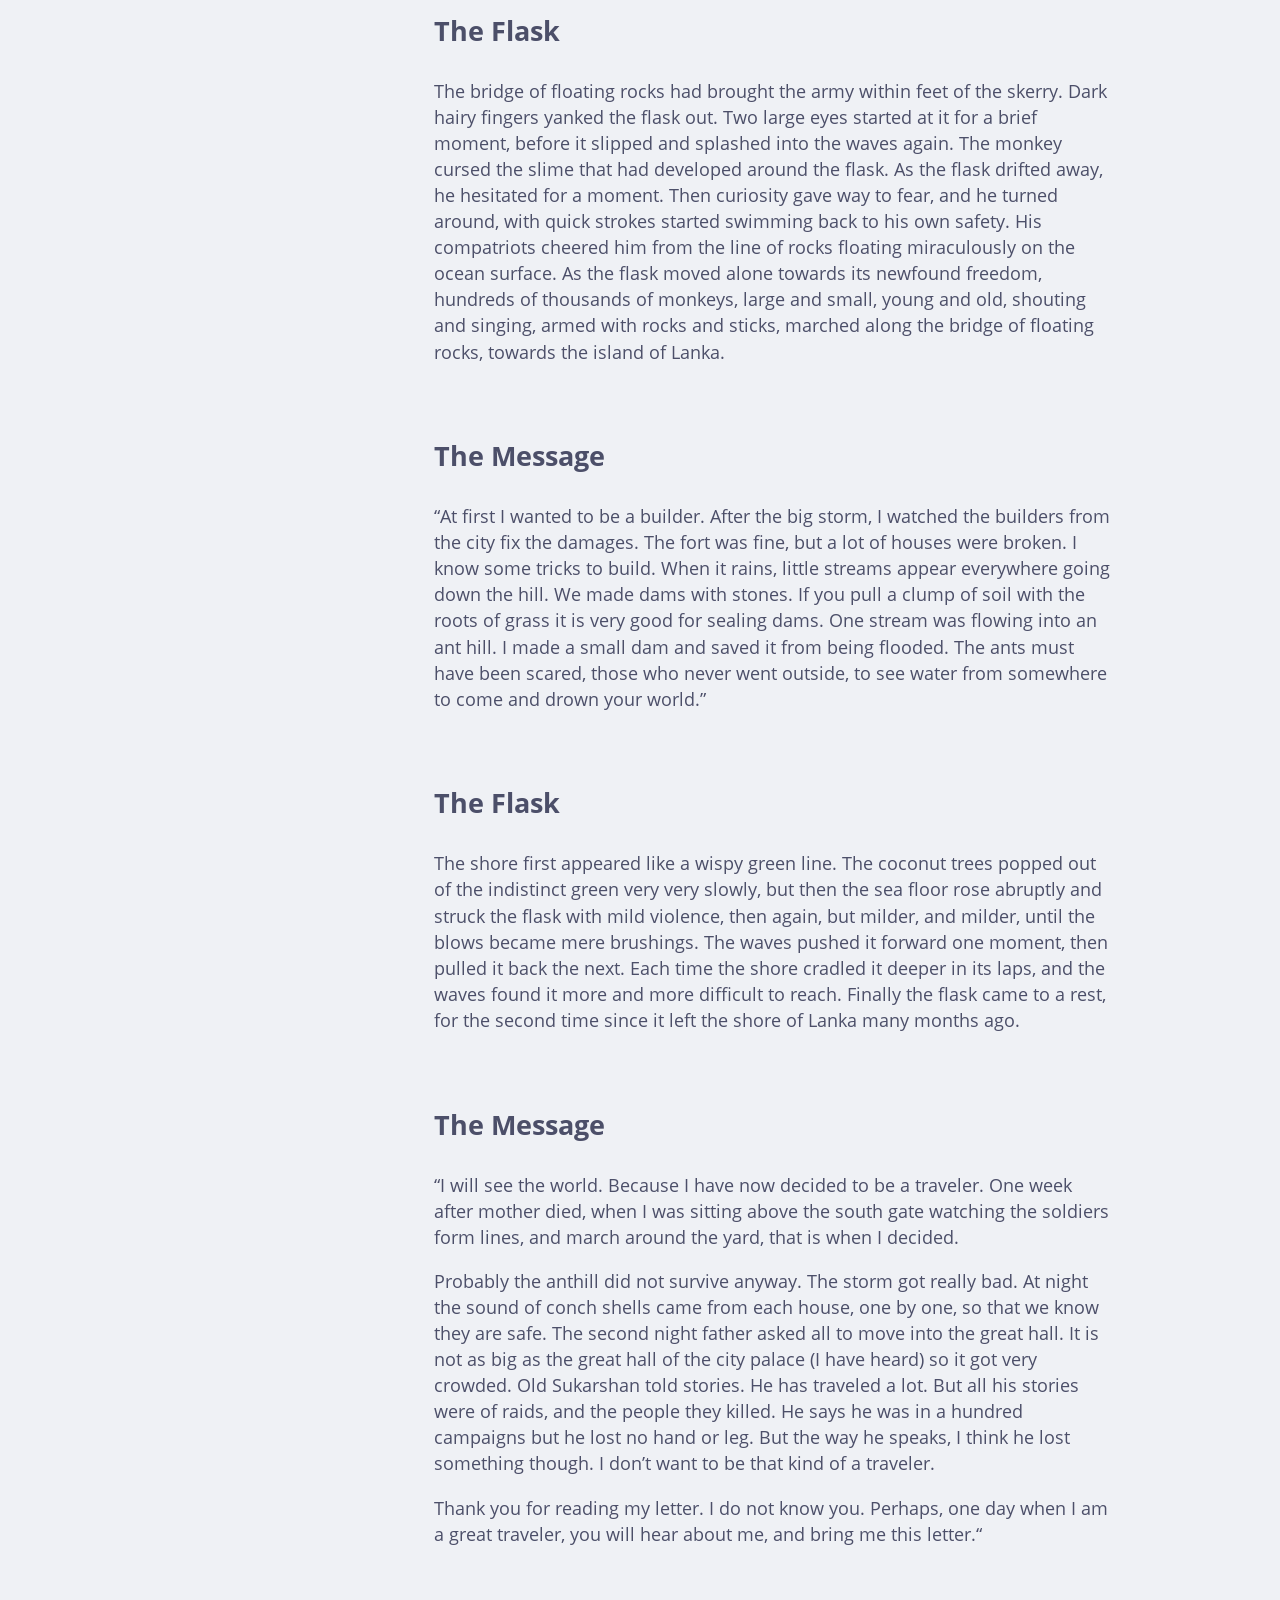
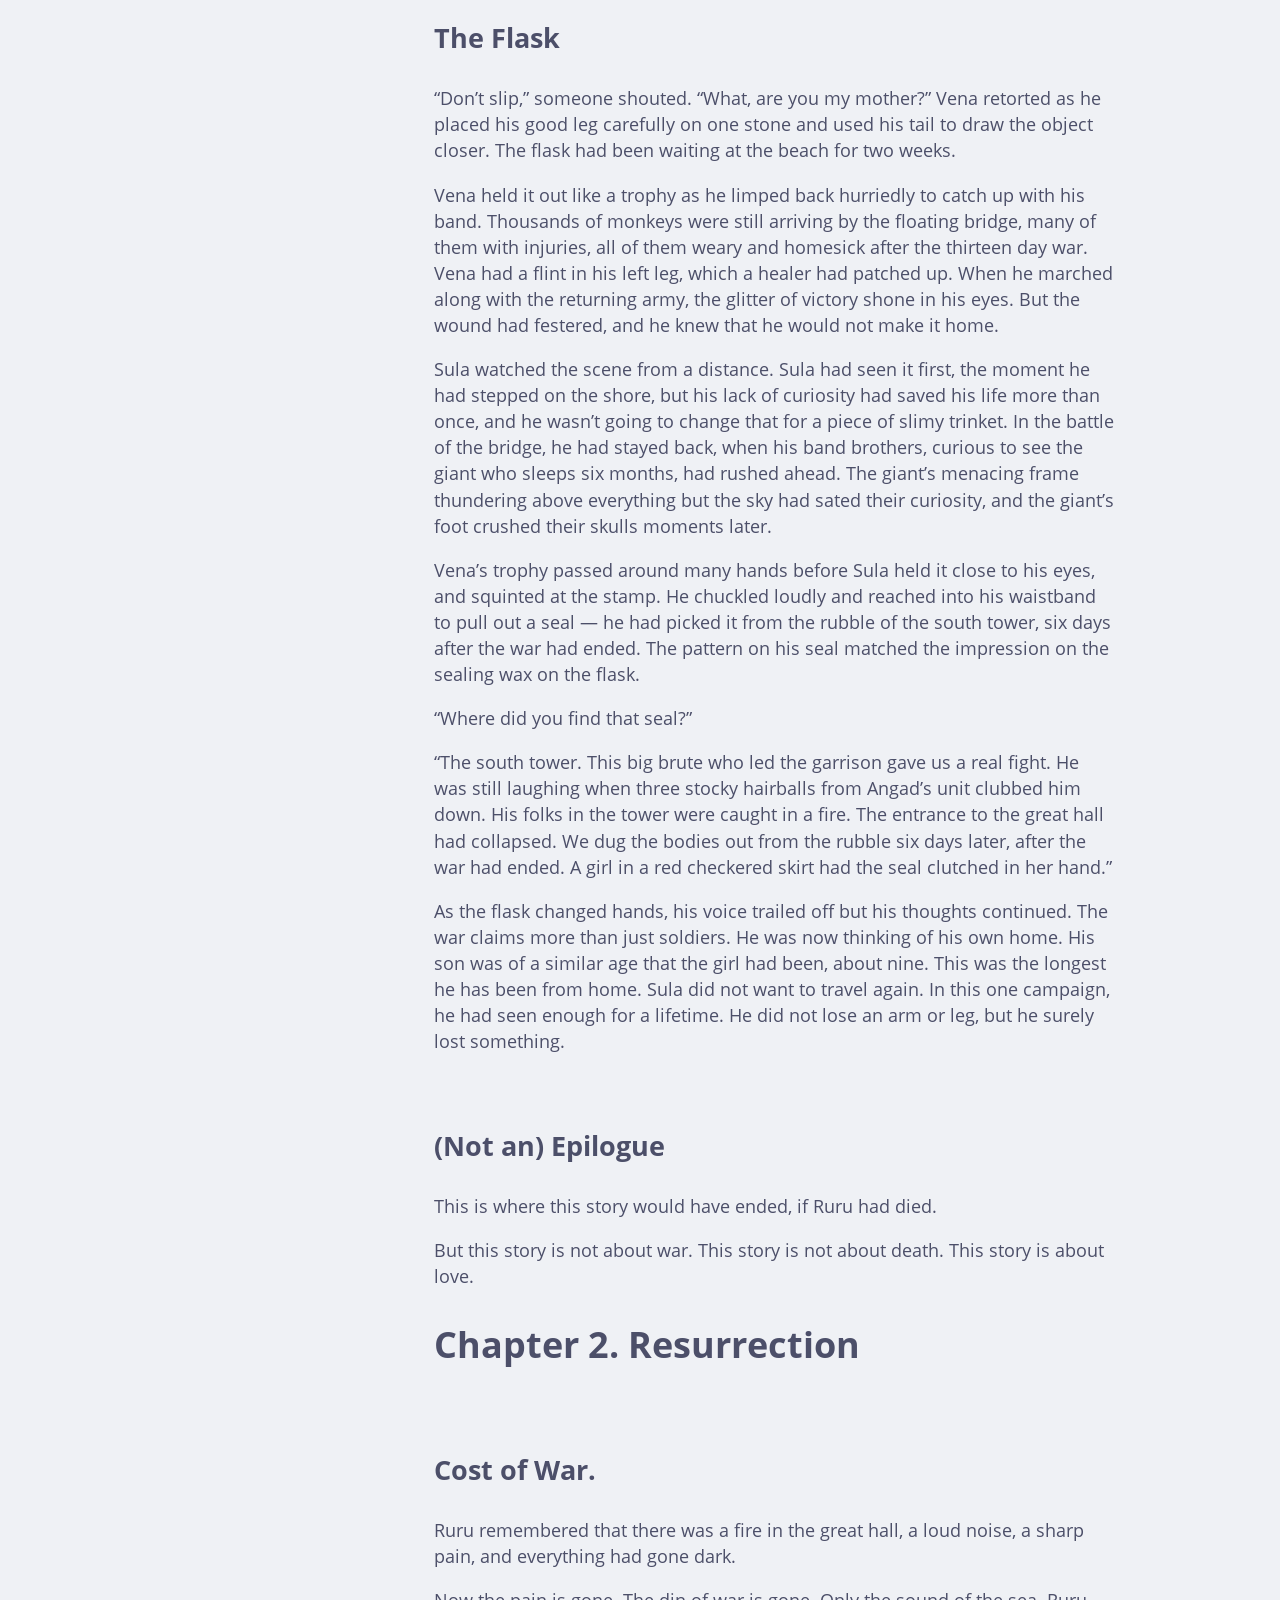
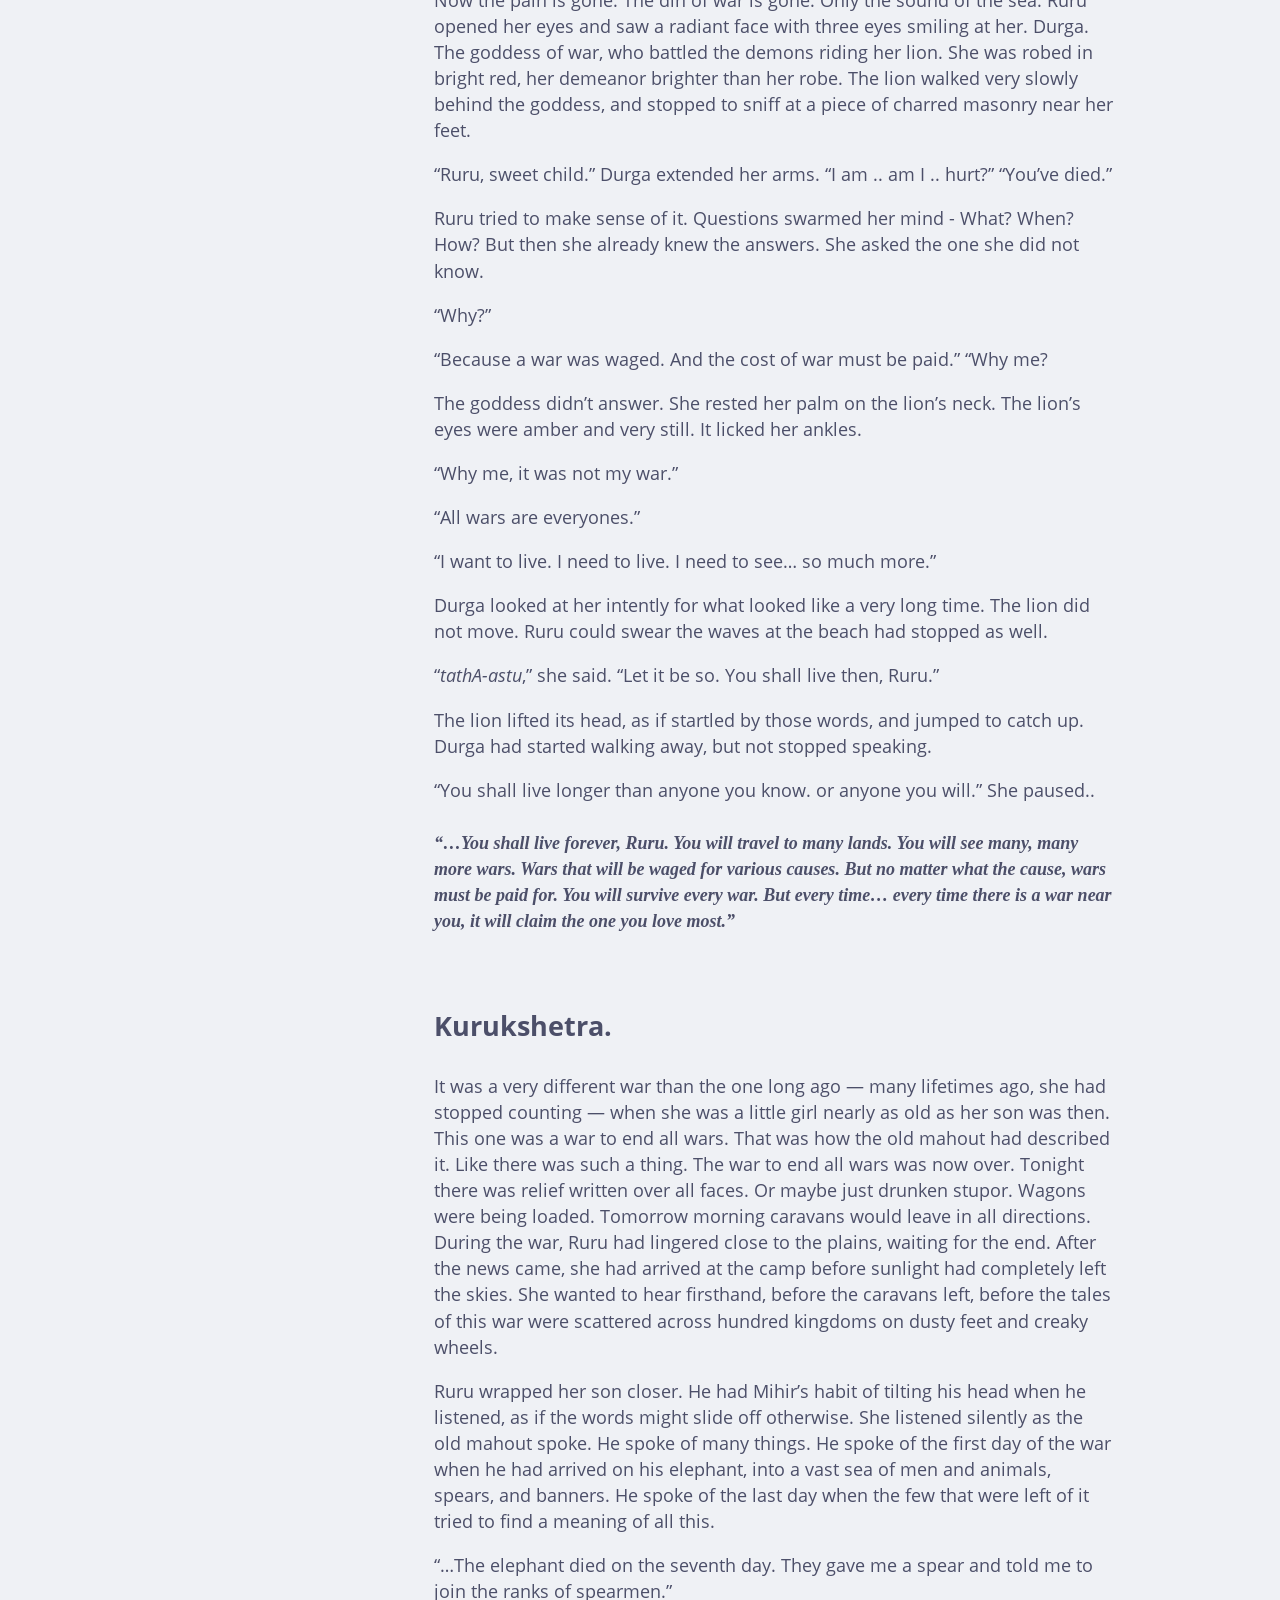
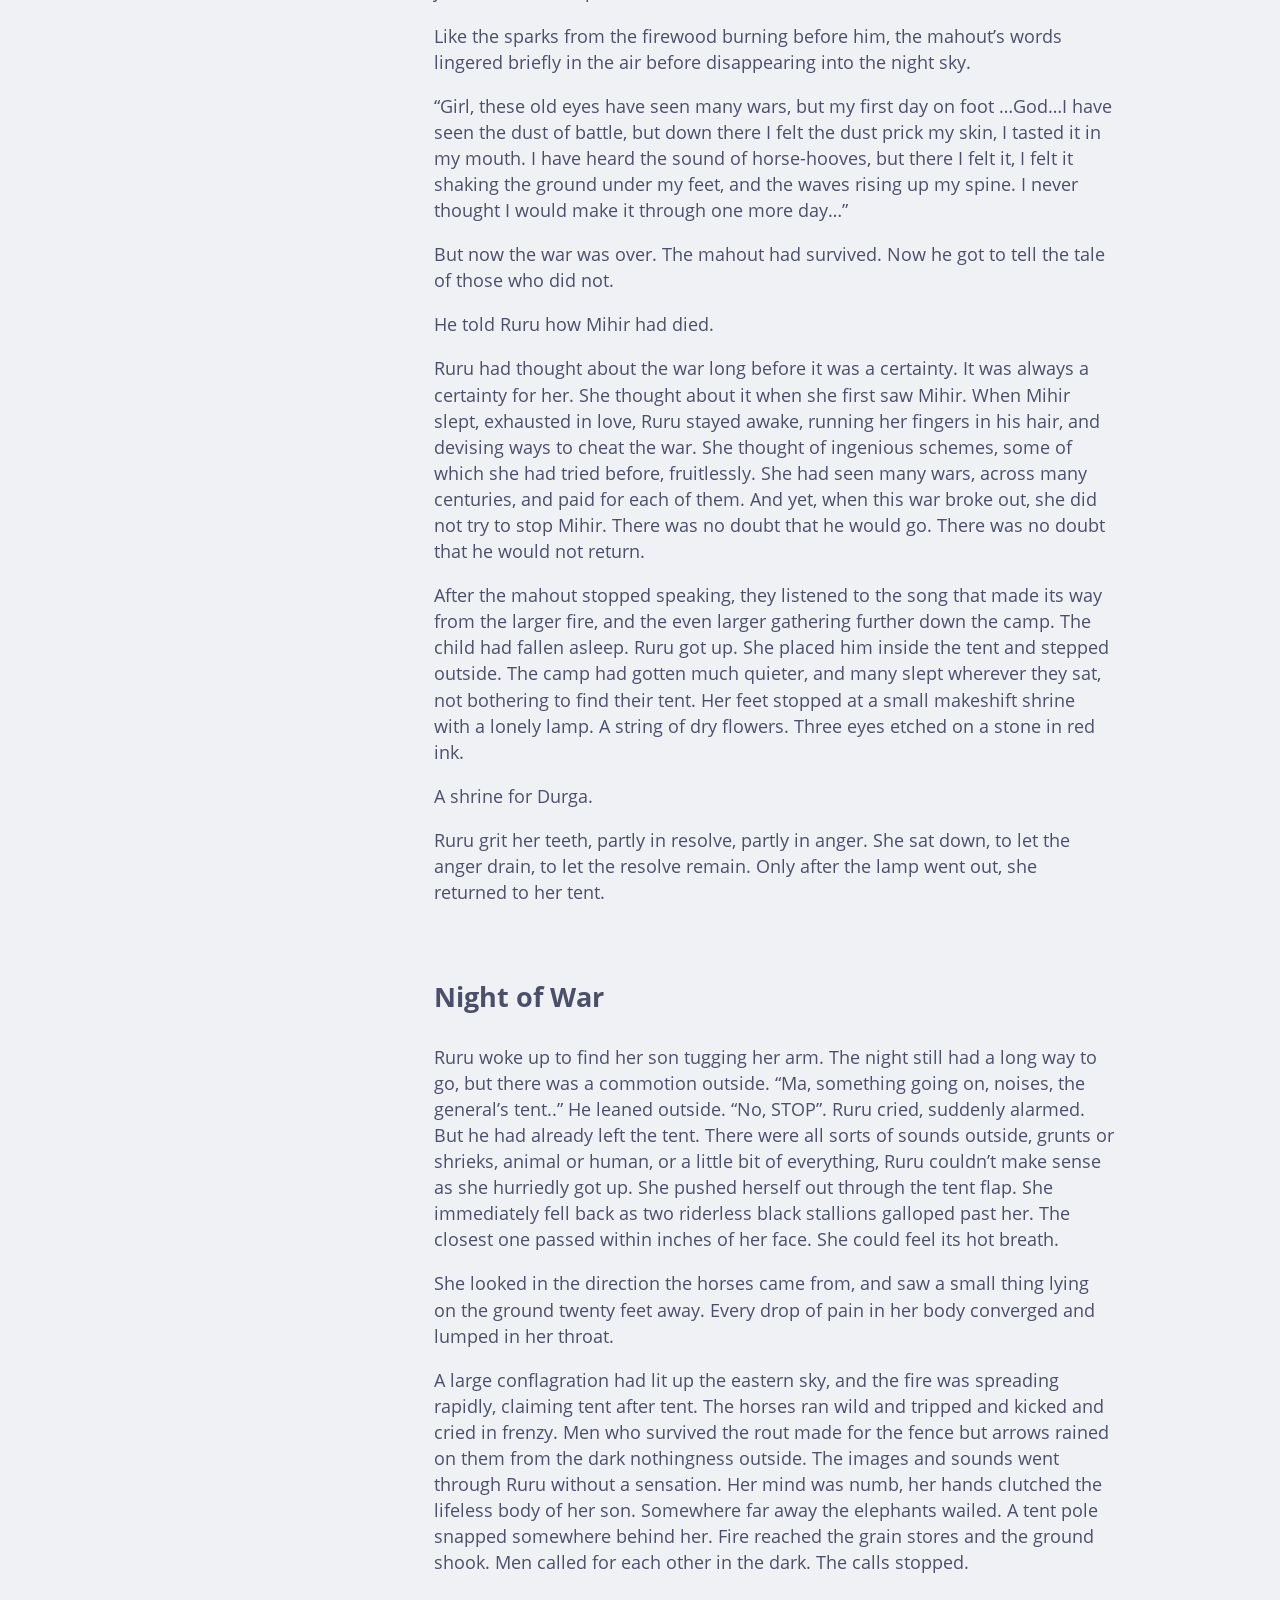
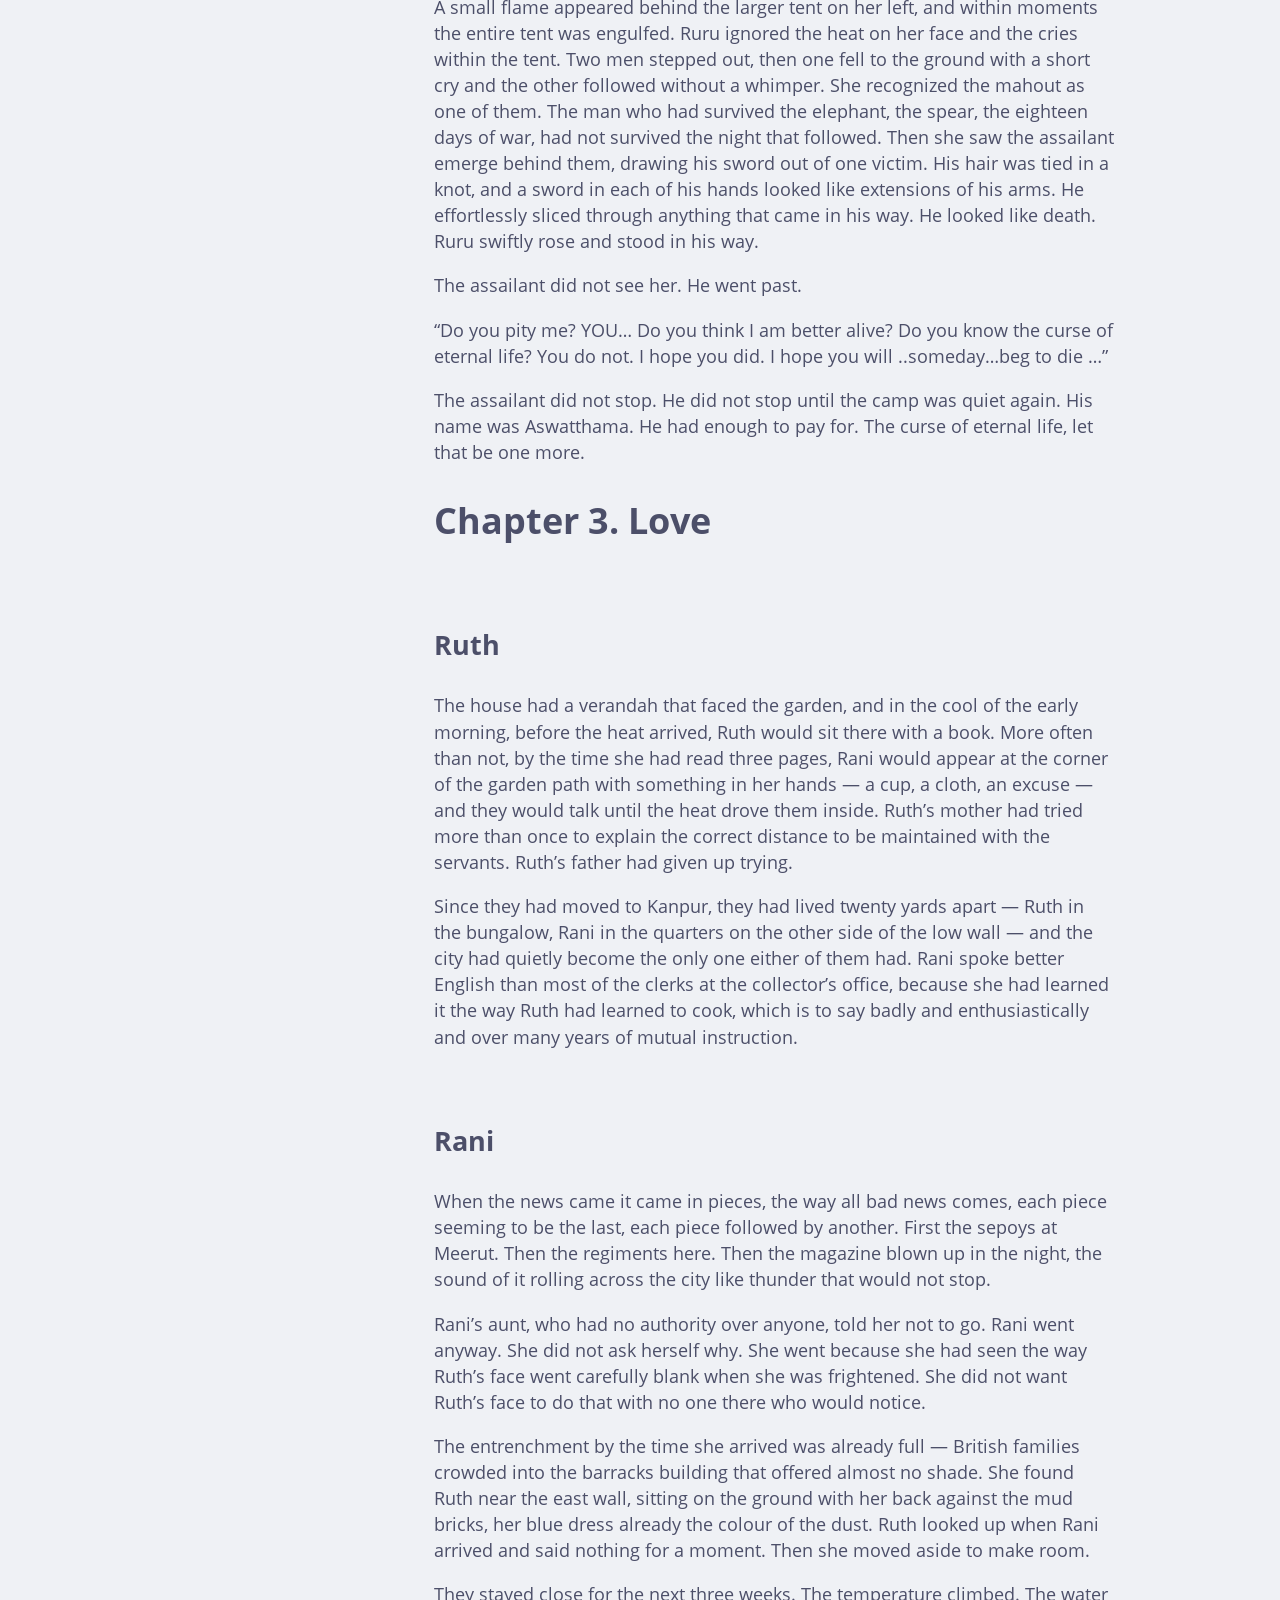
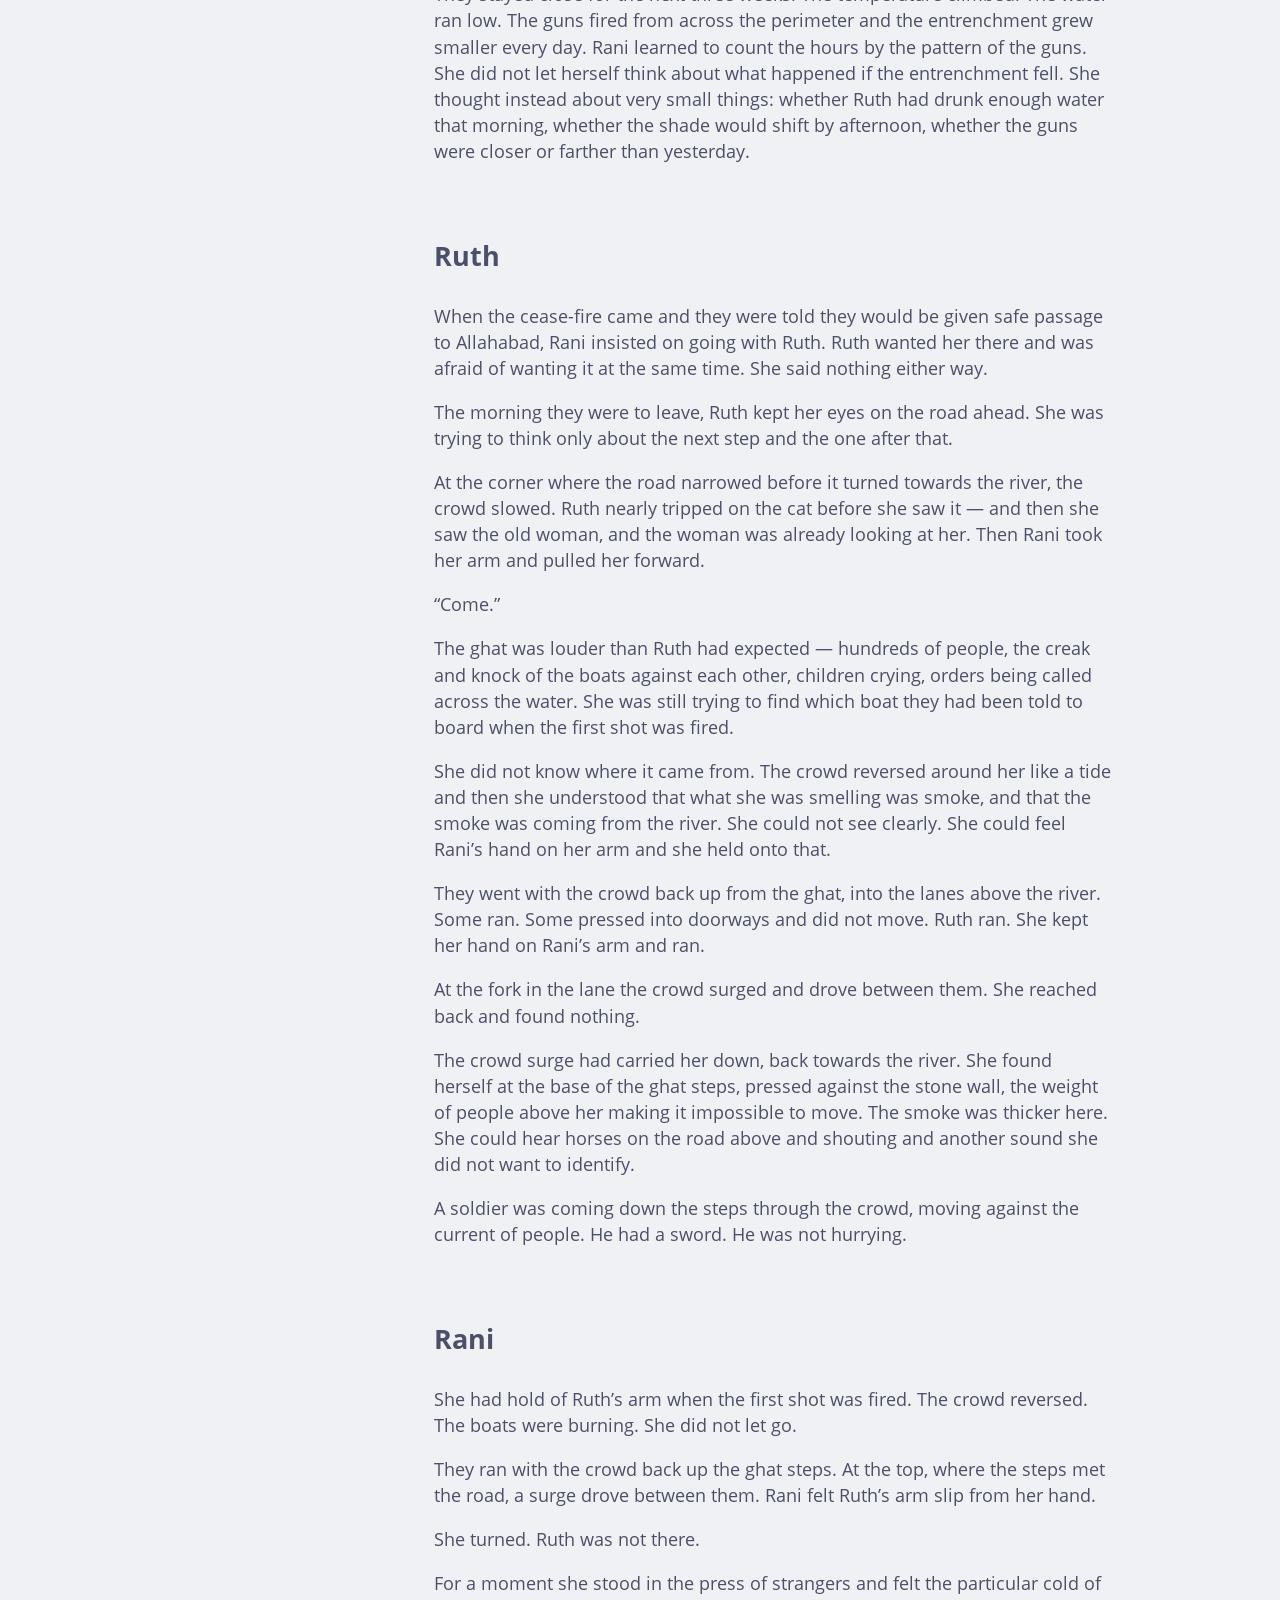
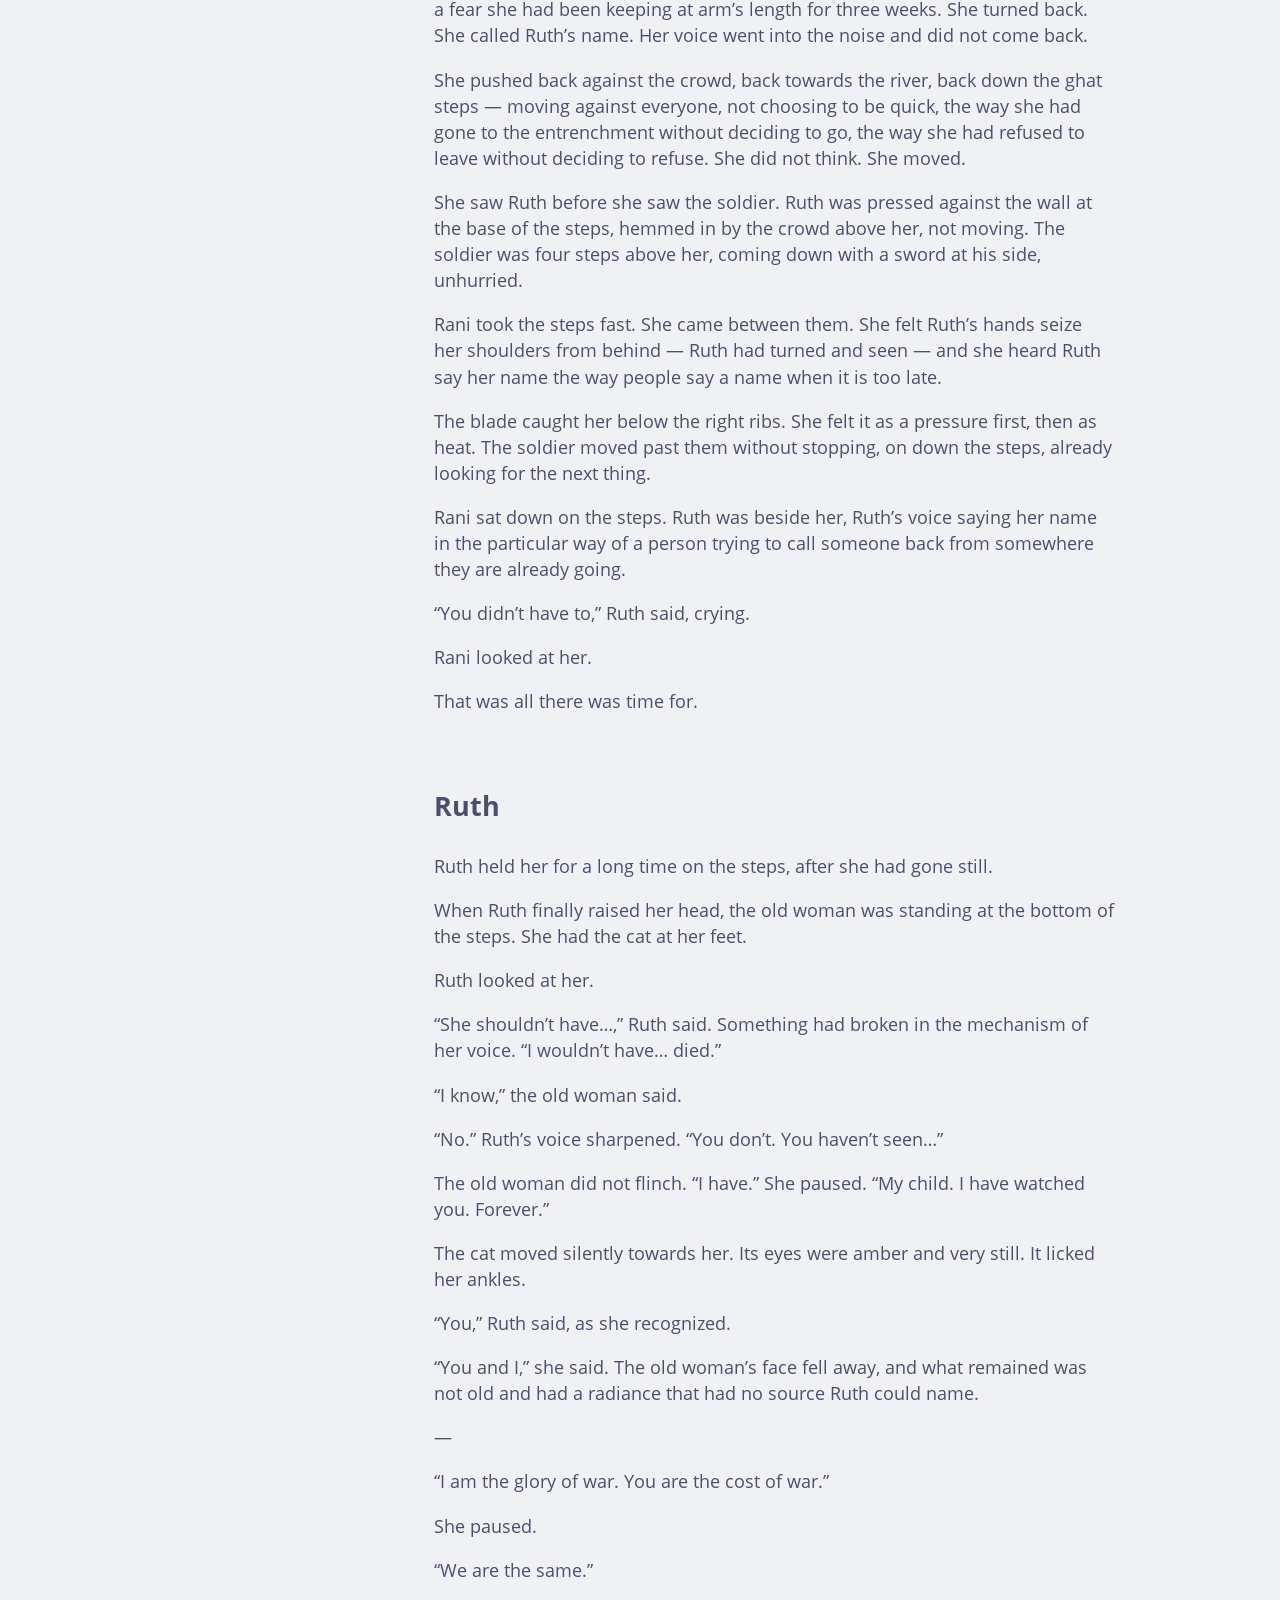
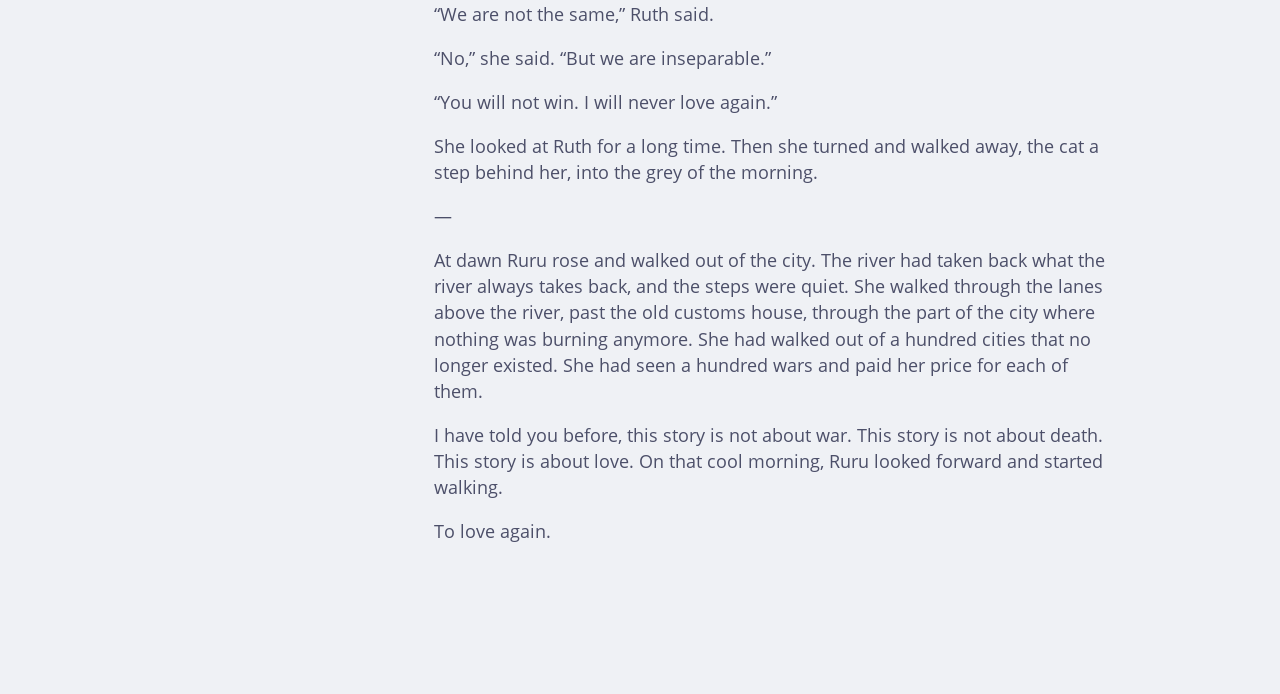
<file: print.html>
<!DOCTYPE HTML>
<html lang="en" class="latte sidebar-visible" dir="ltr">
    <head>
        <!-- Book generated using mdBook -->
        <meta charset="UTF-8">
        <title>Ruru</title>
        <meta name="robots" content="noindex">


        <!-- Custom HTML head -->

        <meta name="description" content="">
        <meta name="viewport" content="width=device-width, initial-scale=1">
        <meta name="theme-color" content="#ffffff">

        <link rel="icon" href="favicon-de23e50b.svg">
        <link rel="shortcut icon" href="favicon-8114d1fc.png">
        <link rel="stylesheet" href="css/variables-8adf115d.css">
        <link rel="stylesheet" href="css/general-2459343d.css">
        <link rel="stylesheet" href="css/chrome-ae938929.css">
        <link rel="stylesheet" href="css/print-9e4910d8.css" media="print">

        <!-- Fonts -->
        <link rel="stylesheet" href="fonts/fonts-9644e21d.css">

        <!-- Highlight.js Stylesheets -->
        <link rel="stylesheet" id="mdbook-highlight-css" href="highlight-493f70e1.css">
        <link rel="stylesheet" id="mdbook-tomorrow-night-css" href="tomorrow-night-4c0ae647.css">
        <link rel="stylesheet" id="mdbook-ayu-highlight-css" href="ayu-highlight-3fdfc3ac.css">

        <!-- Custom theme stylesheets -->
        <link rel="stylesheet" href="theme/catppuccin-e08be6a9.css">
        <link rel="stylesheet" href="theme/custom-67012eba.css">


        <!-- Provide site root and default themes to javascript -->
        <script>
            const path_to_root = "";
            const default_light_theme = "latte";
            const default_dark_theme = "macchiato";
            window.path_to_searchindex_js = "searchindex-57f15bfc.js";
        </script>
        <!-- Start loading toc.js asap -->
        <script src="toc-f40bea7d.js"></script>
    </head>
    <body>
    <div id="mdbook-help-container">
        <div id="mdbook-help-popup">
            <h2 class="mdbook-help-title">Keyboard shortcuts</h2>
            <div>
                <p>Press <kbd>←</kbd> or <kbd>→</kbd> to navigate between chapters</p>
                <p>Press <kbd>S</kbd> or <kbd>/</kbd> to search in the book</p>
                <p>Press <kbd>?</kbd> to show this help</p>
                <p>Press <kbd>Esc</kbd> to hide this help</p>
            </div>
        </div>
    </div>
    <div id="mdbook-body-container">
        <!-- Work around some values being stored in localStorage wrapped in quotes -->
        <script>
            try {
                let theme = localStorage.getItem('mdbook-theme');
                let sidebar = localStorage.getItem('mdbook-sidebar');

                if (theme.startsWith('"') && theme.endsWith('"')) {
                    localStorage.setItem('mdbook-theme', theme.slice(1, theme.length - 1));
                }

                if (sidebar.startsWith('"') && sidebar.endsWith('"')) {
                    localStorage.setItem('mdbook-sidebar', sidebar.slice(1, sidebar.length - 1));
                }
            } catch (e) { }
        </script>

        <!-- Set the theme before any content is loaded, prevents flash -->
        <script>
            const default_theme = window.matchMedia("(prefers-color-scheme: dark)").matches ? default_dark_theme : default_light_theme;
            let theme;
            try { theme = localStorage.getItem('mdbook-theme'); } catch(e) { }
            if (theme === null || theme === undefined) { theme = default_theme; }
            const html = document.documentElement;
            html.classList.remove('latte')
            html.classList.add(theme);
            html.classList.add("js");
        </script>

        <input type="checkbox" id="mdbook-sidebar-toggle-anchor" class="hidden">

        <!-- Hide / unhide sidebar before it is displayed -->
        <script>
            let sidebar = null;
            const sidebar_toggle = document.getElementById("mdbook-sidebar-toggle-anchor");
            if (document.body.clientWidth >= 1080) {
                try { sidebar = localStorage.getItem('mdbook-sidebar'); } catch(e) { }
                sidebar = sidebar || 'visible';
            } else {
                sidebar = 'hidden';
                sidebar_toggle.checked = false;
            }
            if (sidebar === 'visible') {
                sidebar_toggle.checked = true;
            } else {
                html.classList.remove('sidebar-visible');
            }
        </script>

        <nav id="mdbook-sidebar" class="sidebar" aria-label="Table of contents">
            <!-- populated by js -->
            <mdbook-sidebar-scrollbox class="sidebar-scrollbox"></mdbook-sidebar-scrollbox>
            <noscript>
                <iframe class="sidebar-iframe-outer" src="toc.html"></iframe>
            </noscript>
            <div id="mdbook-sidebar-resize-handle" class="sidebar-resize-handle">
                <div class="sidebar-resize-indicator"></div>
            </div>
        </nav>

        <div id="mdbook-page-wrapper" class="page-wrapper">

            <div class="page">
                <div id="mdbook-menu-bar-hover-placeholder"></div>
                <div id="mdbook-menu-bar" class="menu-bar sticky">
                    <div class="left-buttons">
                        <label id="mdbook-sidebar-toggle" class="icon-button" for="mdbook-sidebar-toggle-anchor" title="Toggle Table of Contents" aria-label="Toggle Table of Contents" aria-controls="mdbook-sidebar">
                            <span class=fa-svg><svg xmlns="http://www.w3.org/2000/svg" viewBox="0 0 448 512"><!--! Font Awesome Free 6.2.0 by @fontawesome - https://fontawesome.com License - https://fontawesome.com/license/free (Icons: CC BY 4.0, Fonts: SIL OFL 1.1, Code: MIT License) Copyright 2022 Fonticons, Inc. --><path d="M0 96C0 78.3 14.3 64 32 64H416c17.7 0 32 14.3 32 32s-14.3 32-32 32H32C14.3 128 0 113.7 0 96zM0 256c0-17.7 14.3-32 32-32H416c17.7 0 32 14.3 32 32s-14.3 32-32 32H32c-17.7 0-32-14.3-32-32zM448 416c0 17.7-14.3 32-32 32H32c-17.7 0-32-14.3-32-32s14.3-32 32-32H416c17.7 0 32 14.3 32 32z"/></svg></span>
                        </label>
                        <button id="mdbook-theme-toggle" class="icon-button" type="button" title="Change theme" aria-label="Change theme" aria-haspopup="true" aria-expanded="false" aria-controls="mdbook-theme-list">
                            <span class=fa-svg><svg xmlns="http://www.w3.org/2000/svg" viewBox="0 0 576 512"><!--! Font Awesome Free 6.2.0 by @fontawesome - https://fontawesome.com License - https://fontawesome.com/license/free (Icons: CC BY 4.0, Fonts: SIL OFL 1.1, Code: MIT License) Copyright 2022 Fonticons, Inc. --><path d="M371.3 367.1c27.3-3.9 51.9-19.4 67.2-42.9L600.2 74.1c12.6-19.5 9.4-45.3-7.6-61.2S549.7-4.4 531.1 9.6L294.4 187.2c-24 18-38.2 46.1-38.4 76.1L371.3 367.1zm-19.6 25.4l-116-104.4C175.9 290.3 128 339.6 128 400c0 3.9 .2 7.8 .6 11.6c1.8 17.5-10.2 36.4-27.8 36.4H96c-17.7 0-32 14.3-32 32s14.3 32 32 32H240c61.9 0 112-50.1 112-112c0-2.5-.1-5-.2-7.5z"/></svg></span>
                        </button>
                        <ul id="mdbook-theme-list" class="theme-popup" aria-label="Themes" role="menu">
                            <li role="none"><button role="menuitem" class="theme" id="mdbook-theme-default_theme">Auto</button></li>
                            <li role="none"><button role="menuitem" class="theme" id="mdbook-theme-light">Light</button></li>
                            <li role="none"><button role="menuitem" class="theme" id="mdbook-theme-rust">Rust</button></li>
                            <li role="none"><button role="menuitem" class="theme" id="mdbook-theme-coal">Coal</button></li>
                            <li role="none"><button role="menuitem" class="theme" id="mdbook-theme-navy">Navy</button></li>
                            <li role="none"><button role="menuitem" class="theme" id="mdbook-theme-ayu">Ayu</button></li>
                        </ul>
                        <button id="mdbook-search-toggle" class="icon-button" type="button" title="Search (`/`)" aria-label="Toggle Searchbar" aria-expanded="false" aria-keyshortcuts="/ s" aria-controls="mdbook-searchbar">
                            <span class=fa-svg><svg xmlns="http://www.w3.org/2000/svg" viewBox="0 0 512 512"><!--! Font Awesome Free 6.2.0 by @fontawesome - https://fontawesome.com License - https://fontawesome.com/license/free (Icons: CC BY 4.0, Fonts: SIL OFL 1.1, Code: MIT License) Copyright 2022 Fonticons, Inc. --><path d="M416 208c0 45.9-14.9 88.3-40 122.7L502.6 457.4c12.5 12.5 12.5 32.8 0 45.3s-32.8 12.5-45.3 0L330.7 376c-34.4 25.2-76.8 40-122.7 40C93.1 416 0 322.9 0 208S93.1 0 208 0S416 93.1 416 208zM208 352c79.5 0 144-64.5 144-144s-64.5-144-144-144S64 128.5 64 208s64.5 144 144 144z"/></svg></span>
                        </button>
                    </div>

                    <h1 class="menu-title">Ruru</h1>

                    <div class="right-buttons">
                        <a href="print.html" title="Print this book" aria-label="Print this book">
                            <span class=fa-svg id="print-button"><svg xmlns="http://www.w3.org/2000/svg" viewBox="0 0 512 512"><!--! Font Awesome Free 6.2.0 by @fontawesome - https://fontawesome.com License - https://fontawesome.com/license/free (Icons: CC BY 4.0, Fonts: SIL OFL 1.1, Code: MIT License) Copyright 2022 Fonticons, Inc. --><path d="M128 0C92.7 0 64 28.7 64 64v96h64V64H354.7L384 93.3V160h64V93.3c0-17-6.7-33.3-18.7-45.3L400 18.7C388 6.7 371.7 0 354.7 0H128zM384 352v32 64H128V384 368 352H384zm64 32h32c17.7 0 32-14.3 32-32V256c0-35.3-28.7-64-64-64H64c-35.3 0-64 28.7-64 64v96c0 17.7 14.3 32 32 32H64v64c0 35.3 28.7 64 64 64H384c35.3 0 64-28.7 64-64V384zm-16-88c-13.3 0-24-10.7-24-24s10.7-24 24-24s24 10.7 24 24s-10.7 24-24 24z"/></svg></span>
                        </a>
                        <a href="https://github.com/mathcomics/ruru" title="Git repository" aria-label="Git repository">
                            <span class=fa-svg><svg xmlns="http://www.w3.org/2000/svg" viewBox="0 0 496 512"><!--! Font Awesome Free 6.2.0 by @fontawesome - https://fontawesome.com License - https://fontawesome.com/license/free (Icons: CC BY 4.0, Fonts: SIL OFL 1.1, Code: MIT License) Copyright 2022 Fonticons, Inc. --><path d="M165.9 397.4c0 2-2.3 3.6-5.2 3.6-3.3.3-5.6-1.3-5.6-3.6 0-2 2.3-3.6 5.2-3.6 3-.3 5.6 1.3 5.6 3.6zm-31.1-4.5c-.7 2 1.3 4.3 4.3 4.9 2.6 1 5.6 0 6.2-2s-1.3-4.3-4.3-5.2c-2.6-.7-5.5.3-6.2 2.3zm44.2-1.7c-2.9.7-4.9 2.6-4.6 4.9.3 2 2.9 3.3 5.9 2.6 2.9-.7 4.9-2.6 4.6-4.6-.3-1.9-3-3.2-5.9-2.9zM244.8 8C106.1 8 0 113.3 0 252c0 110.9 69.8 205.8 169.5 239.2 12.8 2.3 17.3-5.6 17.3-12.1 0-6.2-.3-40.4-.3-61.4 0 0-70 15-84.7-29.8 0 0-11.4-29.1-27.8-36.6 0 0-22.9-15.7 1.6-15.4 0 0 24.9 2 38.6 25.8 21.9 38.6 58.6 27.5 72.9 20.9 2.3-16 8.8-27.1 16-33.7-55.9-6.2-112.3-14.3-112.3-110.5 0-27.5 7.6-41.3 23.6-58.9-2.6-6.5-11.1-33.3 2.6-67.9 20.9-6.5 69 27 69 27 20-5.6 41.5-8.5 62.8-8.5s42.8 2.9 62.8 8.5c0 0 48.1-33.6 69-27 13.7 34.7 5.2 61.4 2.6 67.9 16 17.7 25.8 31.5 25.8 58.9 0 96.5-58.9 104.2-114.8 110.5 9.2 7.9 17 22.9 17 46.4 0 33.7-.3 75.4-.3 83.6 0 6.5 4.6 14.4 17.3 12.1C428.2 457.8 496 362.9 496 252 496 113.3 383.5 8 244.8 8zM97.2 352.9c-1.3 1-1 3.3.7 5.2 1.6 1.6 3.9 2.3 5.2 1 1.3-1 1-3.3-.7-5.2-1.6-1.6-3.9-2.3-5.2-1zm-10.8-8.1c-.7 1.3.3 2.9 2.3 3.9 1.6 1 3.6.7 4.3-.7.7-1.3-.3-2.9-2.3-3.9-2-.6-3.6-.3-4.3.7zm32.4 35.6c-1.6 1.3-1 4.3 1.3 6.2 2.3 2.3 5.2 2.6 6.5 1 1.3-1.3.7-4.3-1.3-6.2-2.2-2.3-5.2-2.6-6.5-1zm-11.4-14.7c-1.6 1-1.6 3.6 0 5.9 1.6 2.3 4.3 3.3 5.6 2.3 1.6-1.3 1.6-3.9 0-6.2-1.4-2.3-4-3.3-5.6-2z"/></svg></span>
                        </a>

                    </div>
                </div>

                <div id="mdbook-search-wrapper" class="hidden">
                    <form id="mdbook-searchbar-outer" class="searchbar-outer">
                        <div class="search-wrapper">
                            <input type="search" id="mdbook-searchbar" name="searchbar" placeholder="Search this book ..." aria-controls="mdbook-searchresults-outer" aria-describedby="searchresults-header">
                            <div class="spinner-wrapper">
                                <span class=fa-svg id="fa-spin"><svg xmlns="http://www.w3.org/2000/svg" viewBox="0 0 512 512"><!--! Font Awesome Free 6.2.0 by @fontawesome - https://fontawesome.com License - https://fontawesome.com/license/free (Icons: CC BY 4.0, Fonts: SIL OFL 1.1, Code: MIT License) Copyright 2022 Fonticons, Inc. --><path d="M304 48c0-26.5-21.5-48-48-48s-48 21.5-48 48s21.5 48 48 48s48-21.5 48-48zm0 416c0-26.5-21.5-48-48-48s-48 21.5-48 48s21.5 48 48 48s48-21.5 48-48zM48 304c26.5 0 48-21.5 48-48s-21.5-48-48-48s-48 21.5-48 48s21.5 48 48 48zm464-48c0-26.5-21.5-48-48-48s-48 21.5-48 48s21.5 48 48 48s48-21.5 48-48zM142.9 437c18.7-18.7 18.7-49.1 0-67.9s-49.1-18.7-67.9 0s-18.7 49.1 0 67.9s49.1 18.7 67.9 0zm0-294.2c18.7-18.7 18.7-49.1 0-67.9S93.7 56.2 75 75s-18.7 49.1 0 67.9s49.1 18.7 67.9 0zM369.1 437c18.7 18.7 49.1 18.7 67.9 0s18.7-49.1 0-67.9s-49.1-18.7-67.9 0s-18.7 49.1 0 67.9z"/></svg></span>
                            </div>
                        </div>
                    </form>
                    <div id="mdbook-searchresults-outer" class="searchresults-outer hidden">
                        <div id="mdbook-searchresults-header" class="searchresults-header"></div>
                        <ul id="mdbook-searchresults">
                        </ul>
                    </div>
                </div>

                <!-- Apply ARIA attributes after the sidebar and the sidebar toggle button are added to the DOM -->
                <script>
                    document.getElementById('mdbook-sidebar-toggle').setAttribute('aria-expanded', sidebar === 'visible');
                    document.getElementById('mdbook-sidebar').setAttribute('aria-hidden', sidebar !== 'visible');
                    Array.from(document.querySelectorAll('#mdbook-sidebar a')).forEach(function(link) {
                        link.setAttribute('tabIndex', sidebar === 'visible' ? 0 : -1);
                    });
                </script>

                <div id="mdbook-content" class="content">
                    <main>
                        <h1 id="introduction"><a class="header" href="#introduction">Introduction</a></h1>
<p><em>Ruru</em> is a story about — well, you have to read it to find out.</p>
<p>The first two chapters were written in 2016, during an online writing course with Otis Haschemyer at Stanford University. Then the manuscript sat in my drive for ten years. Then I handed my plotline for the third chapter to Claude to complete. A few revisions later, here we are.</p>
<hr>
<p><em>This book is a collaborative work. To contribute a chapter, see <a href="https://github.com/mathcomics/ruru/blob/main/CONTRIBUTING.md">CONTRIBUTING.md</a>.</em></p>
<div style="break-before: page; page-break-before: always;"></div>
<h1 id="chapter-1-death"><a class="header" href="#chapter-1-death">Chapter 1. Death</a></h1>
<h2 id="the-flask"><a class="header" href="#the-flask">The Flask</a></h2>
<p>The sealed flask drifted away from the shore. If the flask had eyes of its own it would have seen Ruru’s large eyes following it from the beach. When it could not see her face any more, it would have seen her right hand shading her face and known that she was still trying to spot the flask floating away in the choppy waves. When it could not see her form any more it would have seen a speck of red in the backdrop of the stone walls of the fort of Lanka, and known that she was still standing there in her red checkered skirt. By dusk, when the torches at the guardhouses were lit, hundred paces apart, the southern wall of Lanka looked like a thin black jewel slowly sinking into the sea. By next morning the walls and towers were not visible any more. The three peaks of the Trikuta mountain were the only visible markers of where the flask had started its journey.</p>
<h2 id="the-message"><a class="header" href="#the-message">The Message</a></h2>
<p>The message in the flask read - “My name is Ruru. I am nine. I live in a stone tower. The south gate of the city is across the yard from the tower. My father is the commander of the south gate. The city square used to be a short walk from here, cutting across Ashoka garden. But they closed the garden path when they brought the woman. Now we have to go all the way around the ramparts. There are a lot of guards in the garden now…”</p>
<h2 id="the-flask-1"><a class="header" href="#the-flask-1">The Flask</a></h2>
<p>The flask floated aimlessly, occasionally pecked by a fish. On the second evening it was incessantly pelted by raindrops for a full quarter of an hour, the most exciting thing to have happened so far. Next midday, if it had looked up at the sky, it would have seen the flying form of a magnificent ape rushing through the clouds, towards the island of Lanka. His arms were stretched to the front as if parting the air. His tail swished lazily as if not able to figure out how it could help its owner in a flight, having spent all its life on ground, or in trees.</p>
<h2 id="the-message-1"><a class="header" href="#the-message-1">The Message</a></h2>
<p>“I like the beach but sometimes it rains. Then I read. There are fourteen books in the tower. I have read all of them. Most of them are plans for walls and tunnels. Some are instructions or recipes. Two of them are stories of Shiva. I can write too. The other girls can’t. I write on the beach. I write on stones. My father gave me three palm leaves, dried and pressed, because I once wrote on a city plan and he was very mad. He also does not like me to wear his helm, or use his seal. I stole his seal again, so that I can stamp this flask when I am done.”</p>
<h2 id="the-flask-2"><a class="header" href="#the-flask-2">The Flask</a></h2>
<p>For three nights the flask had floated in the dark sea. When the moon appeared occasionally it washed everything in white moonlight. But on the fourth night a reddish glow bounced of the flask’s polished surface, reflecting the bright red sky behind the Trikuta mountains. Red and black danced in the corner of the sky telling the story of fumes and frenzy that was not visible from this far. The red was gone by the morning, but clouds of black and grey huddled together around the mountain. If it were closer it could have seen the thick columns of smoke rising up from the city to feed the clouds. It could have smelled the stench and felt the warm ash descending like snowflakes. It would have seen the debris of a burnt city on the beach.</p>
<p>It tossed and turned. It tossed and turned again. The flask was stuck. The flask had not moved more than a yard in weeks. What are the odds that in the endless ocean it has hit a small skerry, and the rest of its days will be spent counting the motionless stars that watch it by the night, and the kelp that passes it by the day without pausing once.</p>
<h2 id="the-message-2"><a class="header" href="#the-message-2">The Message</a></h2>
<p>“I have never been outside Lanka. My brother once went on a campaign. We watched him go on a boat. There were lots and lots of boats with other soldiers. Mother cried. She said he will not come back. But he came back. He brought me painted clay figures from a town called .. I don’t remember. One of the figures was a dancer. We have dancers here too but they dress differently. Another figure was an ascetic, with long white beard and wearing an animal skin. We don’t have any ascetics here. The healer who came to treat my mother when she got sick also had beard just like that. But he is not an ascetic. He made some drink for mother from the stuff in his satchel. Mother got well by morning.”</p>
<p>—</p>
<p>“Things my father always carried. His coin purse. His seal. His tobacco. His comb. His keys. His knife. He is very proud of his position. He said if there was ever a siege of the city, the south gate would stop it first. Or fall first. We never had a siege. We had a storm. After the storm, when everything was fixed, a special festival was declared. There were dancers in the street, some also danced with flames. We went to the city square in a big group from the south gate. We had a cart with us loaded with food and drinks for our group. Kira’s brother and two others drank too much. They had to be piled on the cart on our way home.”</p>
<h2 id="the-flask-3"><a class="header" href="#the-flask-3">The Flask</a></h2>
<p>The bridge of floating rocks had brought the army within feet of the skerry. Dark hairy fingers yanked the flask out. Two large eyes started at it for a brief moment, before it slipped and splashed into the waves again. The monkey cursed the slime that had developed around the flask. As the flask drifted away, he hesitated for a moment. Then curiosity gave way to fear, and he turned around, with quick strokes started swimming back to his own safety. His compatriots cheered him from the line of rocks floating miraculously on the ocean surface. As the flask moved alone towards its newfound freedom, hundreds of thousands of monkeys, large and small, young and old, shouting and singing, armed with rocks and sticks, marched along the bridge of floating rocks, towards the island of Lanka.</p>
<h2 id="the-message-3"><a class="header" href="#the-message-3">The Message</a></h2>
<p>“At first I wanted to be a builder. After the big storm, I watched the builders from the city fix the damages. The fort was fine, but a lot of houses were broken. I know some tricks to build. When it rains, little streams appear everywhere going down the hill. We made dams with stones. If you pull a clump of soil with the roots of grass it is very good for sealing dams. One stream was flowing into an ant hill. I made a small dam and saved it from being flooded. The ants must have been scared, those who never went outside, to see water from somewhere to come and drown your world.”</p>
<h2 id="the-flask-4"><a class="header" href="#the-flask-4">The Flask</a></h2>
<p>The shore first appeared like a wispy green line. The coconut trees popped out of the indistinct green very very slowly, but then the sea floor rose abruptly and struck the flask with mild violence, then again, but milder, and milder, until the blows became mere brushings. The waves pushed it forward one moment, then pulled it back the next. Each time the shore cradled it deeper in its laps, and the waves found it more and more difficult to reach. Finally the flask came to a rest, for the second time since it left the shore of Lanka many months ago.</p>
<h2 id="the-message-4"><a class="header" href="#the-message-4">The Message</a></h2>
<p>“I will see the world. Because I have now decided to be a traveler. One week after mother died, when I was sitting above the south gate watching the soldiers form lines, and march around the yard, that is when I decided.</p>
<p>Probably the anthill did not survive anyway. The storm got really bad. At night the sound of conch shells came from each house, one by one, so that we know they are safe. The second night father asked all to move into the great hall. It is not as big as the great hall of the city palace (I have heard) so it got very crowded. Old Sukarshan told stories. He has traveled a lot. But all his stories were of raids, and the people they killed. He says he was in a hundred campaigns but he lost no hand or leg.
But the way he speaks, I think he lost something though. I don’t want to be that kind of a traveler.</p>
<p>Thank you for reading my letter. I do not know you. Perhaps, one day when I am a great traveler, you will hear about me, and bring me this letter.“</p>
<h2 id="the-flask-5"><a class="header" href="#the-flask-5">The Flask</a></h2>
<p>“Don’t slip,” someone shouted. “What, are you my mother?” Vena retorted as he placed his good leg carefully on one stone and used his tail to draw the object closer. The flask had been waiting at the beach for two weeks.</p>
<p>Vena held it out like a trophy as he limped back hurriedly to catch up with his band. Thousands of monkeys were still arriving by the floating bridge, many of them with injuries, all of them weary and homesick after the thirteen day war. Vena had a flint in his left leg, which a healer had patched up. When he marched along with the returning army, the glitter of victory shone in his eyes. But the wound had festered, and he knew that he would not make it home.</p>
<p>Sula watched the scene from a distance. Sula had seen it first, the moment he had stepped on the shore, but his lack of curiosity had saved his life more than once, and he wasn’t going to change that for a piece of slimy trinket. In the battle of the bridge, he had stayed back, when his band brothers, curious to see the giant who sleeps six months, had rushed ahead. The giant’s menacing frame thundering above everything but the sky had sated their curiosity, and the giant’s foot crushed their skulls moments later.</p>
<p>Vena’s trophy passed around many hands before Sula held it close to his eyes, and squinted at the stamp. He chuckled loudly and reached into his waistband to pull out a seal — he had picked it from the rubble of the south tower, six days after the war had ended. The pattern on his seal matched the impression on the sealing wax on the flask.</p>
<p>“Where did you find that seal?”</p>
<p>“The south tower. This big brute who led the garrison gave us a real fight. He was still laughing when three stocky hairballs from Angad’s unit clubbed him down. His folks in the tower were caught in a fire. The entrance to the great hall had collapsed. We dug the bodies out from the rubble six days later, after the war had ended. A girl in a red checkered skirt had the seal clutched in her hand.”</p>
<p>As the flask changed hands, his voice trailed off but his thoughts continued. The war claims more than just soldiers. He was now thinking of his own home. His son was of a similar age that the girl had been, about nine. This was the longest he has been from home. Sula did not want to travel again. In this one campaign, he had seen enough for a lifetime. He did not lose an arm or leg, but he surely lost something.</p>
<h2 id="not-an-epilogue"><a class="header" href="#not-an-epilogue">(Not an) Epilogue</a></h2>
<p>This is where this story would have ended, if Ruru had died.</p>
<p>But this story is not about war. This story is not about death. This story is about love.</p>
<div style="break-before: page; page-break-before: always;"></div>
<h1 id="chapter-2-resurrection"><a class="header" href="#chapter-2-resurrection">Chapter 2. Resurrection</a></h1>
<h2 id="cost-of-war"><a class="header" href="#cost-of-war">Cost of War.</a></h2>
<p>Ruru remembered that there was a fire in the great hall, a loud noise, a sharp pain, and everything had gone dark.</p>
<p>Now the pain is gone. The din of war is gone. Only the sound of the sea. Ruru opened her eyes and saw a radiant face with three eyes smiling at her. Durga. The goddess of war, who battled the demons riding her lion. She was robed in bright red, her demeanor brighter than her robe. The lion walked very slowly behind the goddess, and stopped to sniff at a piece of charred masonry near her feet.</p>
<p>“Ruru, sweet child.” Durga extended her arms.
“I am .. am I .. hurt?”
“You’ve died.”</p>
<p>Ruru tried to make sense of it. Questions swarmed her mind - What? When? How? But then she already knew the answers. She asked the one she did not know.</p>
<p>“Why?”</p>
<p>“Because a war was waged. And the cost of war must be paid.”
“Why me?</p>
<p>The goddess didn’t answer. She rested her palm on the lion’s neck. The lion’s eyes were amber and very still. It licked her ankles.</p>
<p>“Why me, it was not my war.”</p>
<p>“All wars are everyones.”</p>
<p>“I want to live. I need to live. I need to see… so much more.”</p>
<p>Durga looked at her intently for what looked like a very long time. The lion did not move. Ruru could swear the waves at the beach had stopped as well.</p>
<p>“<em>tathA-astu</em>,” she said.
“Let it be so. You shall live then, Ruru.”</p>
<p>The lion lifted its head, as if startled by those words, and jumped to catch up. Durga had started walking away, but not stopped speaking.</p>
<p>“You shall live longer than anyone you know. or anyone you will.” She paused..</p>
<blockquote>
<p>“…You shall live forever, Ruru. You will travel to many lands. You will see many, many more wars. Wars that will be waged for various causes. But no matter what the cause, wars must be paid for. You will survive every war. But every time… every time there is a war near you, it will claim the one you love most.”</p>
</blockquote>
<h2 id="kurukshetra"><a class="header" href="#kurukshetra">Kurukshetra.</a></h2>
<p>It was a very different war than the one long ago — many lifetimes ago, she had stopped counting — when she was a little girl nearly as old as her son was then. This one was a war to end all wars. That was how the old mahout had described it. Like there was such a thing. The war to end all wars was now over. Tonight there was relief written over all faces. Or maybe just drunken stupor. Wagons were being loaded. Tomorrow morning caravans would leave in all directions. During the war, Ruru had lingered close to the plains, waiting for the end. After the news came, she had arrived at the camp before sunlight had completely left the skies. She wanted to hear firsthand, before the caravans left, before the tales of this war were scattered across hundred kingdoms on dusty feet and creaky wheels.</p>
<p>Ruru wrapped her son closer. He had Mihir’s habit of tilting his head when he listened, as if the words might slide off otherwise. She listened silently as the old mahout spoke. He spoke of many things. He spoke of the first day of the war when he had arrived on his elephant, into a vast sea of men and animals, spears, and banners. He spoke of the last day when the few that were left of it tried to find a meaning of all this.</p>
<p>“…The elephant died on the seventh day. They gave me a spear and told me to join the ranks of spearmen.”</p>
<p>Like the sparks from the firewood burning before him, the mahout’s words lingered briefly in the air before disappearing into the night sky.</p>
<p>“Girl, these old eyes have seen many wars, but my first day on foot …God…I have seen the dust of battle, but down there I felt the dust prick my skin, I tasted it in my mouth. I have heard the sound of horse-hooves, but there I felt it, I felt it shaking the ground under my feet, and the waves rising up my spine. I never thought I would make it through one more day…”</p>
<p>But now the war was over. The mahout had survived. Now he got to tell the tale of those who did not.</p>
<p>He told Ruru how Mihir had died.</p>
<p>Ruru had thought about the war long before it was a certainty. It was always a certainty for her. She thought about it when she first saw Mihir. When Mihir slept, exhausted in love, Ruru stayed awake, running her fingers in his hair, and devising ways to cheat the war. She thought of ingenious schemes, some of which she had tried before, fruitlessly. She had seen many wars, across many centuries, and paid for each of them. And yet, when this war broke out, she did not try to stop Mihir. There was no doubt that he would go. There was no doubt that he would not return.</p>
<p>After the mahout stopped speaking, they listened to the song that made its way from the larger fire, and the even larger gathering further down the camp. The child had fallen asleep. Ruru got up. She placed him inside the tent and stepped outside. The camp had gotten much quieter, and many slept wherever they sat, not bothering to find their tent. Her feet stopped at a small makeshift shrine with a lonely lamp. A string of dry flowers. Three eyes etched on a stone in red ink.</p>
<p>A shrine for Durga.</p>
<p>Ruru grit her teeth, partly in resolve, partly in anger. She sat down, to let the anger drain, to let the resolve remain. Only after the lamp went out, she returned to her tent.</p>
<h2 id="night-of-war"><a class="header" href="#night-of-war">Night of War</a></h2>
<p>Ruru woke up to find her son tugging her arm. The night still had a long way to go, but there was a commotion outside.
“Ma, something going on, noises, the general’s tent..”
He leaned outside.
“No, STOP”. Ruru cried, suddenly alarmed.
But he had already left the tent.
There were all sorts of sounds outside, grunts or shrieks, animal or human, or a little bit of everything, Ruru couldn’t make sense as she hurriedly got up. She pushed herself out through the tent flap. She immediately fell back as two riderless black stallions galloped past her. The closest one passed within inches of her face. She could feel its hot breath.</p>
<p>She looked in the direction the horses came from, and saw a small thing lying on the ground twenty feet away. Every drop of pain in her body converged and lumped in her throat.</p>
<p>A large conflagration had lit up the eastern sky, and the fire was spreading rapidly, claiming tent after tent. The horses ran wild and tripped and kicked and cried in frenzy. Men who survived the rout made for the fence but arrows rained on them from the dark nothingness outside. The images and sounds went through Ruru without a sensation. Her mind was numb, her hands clutched the lifeless body of her son. Somewhere far away the elephants wailed. A tent pole snapped somewhere behind her. Fire reached the grain stores and the ground shook. Men called for each other in the dark. The calls stopped.</p>
<p>A small flame appeared behind the larger tent on her left, and within moments the entire tent was engulfed. Ruru ignored the heat on her face and the cries within the tent. Two men stepped out, then one fell to the ground with a short cry and the other followed without a whimper. She recognized the mahout as one of them. The man who had survived the elephant, the spear, the eighteen days of war, had not survived the night that followed. Then she saw the assailant emerge behind them, drawing his sword out of one victim. His hair was tied in a knot, and a sword in each of his hands looked like extensions of his arms. He effortlessly sliced through anything that came in his way. He looked like death. Ruru swiftly rose and stood in his way.</p>
<p>The assailant did not see her. He went past.</p>
<p>“Do you pity me? YOU… Do you think I am better alive? Do you know the curse of eternal life? You do not. I hope you did. I hope you will ..someday…beg to die …”</p>
<p>The assailant did not stop. He did not stop until the camp was quiet again. His name was Aswatthama. He had enough to pay for. The curse of eternal life, let that be one more.</p>
<div style="break-before: page; page-break-before: always;"></div>
<h1 id="chapter-3-love"><a class="header" href="#chapter-3-love">Chapter 3. Love</a></h1>
<h2 id="ruth"><a class="header" href="#ruth">Ruth</a></h2>
<p>The house had a verandah that faced the garden, and in the cool of the early morning, before the heat arrived, Ruth would sit there with a book. More often than not, by the time she had read three pages, Rani would appear at the corner of the garden path with something in her hands — a cup, a cloth, an excuse — and they would talk until the heat drove them inside. Ruth’s mother had tried more than once to explain the correct distance to be maintained with the servants. Ruth’s father had given up trying.</p>
<p>Since they had moved to Kanpur, they had lived twenty yards apart — Ruth in the bungalow, Rani in the quarters on the other side of the low wall — and the city had quietly become the only one either of them had. Rani spoke better English than most of the clerks at the collector’s office, because she had learned it the way Ruth had learned to cook, which is to say badly and enthusiastically and over many years of mutual instruction.</p>
<h2 id="rani"><a class="header" href="#rani">Rani</a></h2>
<p>When the news came it came in pieces, the way all bad news comes, each piece seeming to be the last, each piece followed by another. First the sepoys at Meerut. Then the regiments here. Then the magazine blown up in the night, the sound of it rolling across the city like thunder that would not stop.</p>
<p>Rani’s aunt, who had no authority over anyone, told her not to go. Rani went anyway. She did not ask herself why. She went because she had seen the way Ruth’s face went carefully blank when she was frightened. She did not want Ruth’s face to do that with no one there who would notice.</p>
<p>The entrenchment by the time she arrived was already full — British families crowded into the barracks building that offered almost no shade. She found Ruth near the east wall, sitting on the ground with her back against the mud bricks, her blue dress already the colour of the dust. Ruth looked up when Rani arrived and said nothing for a moment. Then she moved aside to make room.</p>
<p>They stayed close for the next three weeks. The temperature climbed. The water ran low. The guns fired from across the perimeter and the entrenchment grew smaller every day. Rani learned to count the hours by the pattern of the guns. She did not let herself think about what happened if the entrenchment fell. She thought instead about very small things: whether Ruth had drunk enough water that morning, whether the shade would shift by afternoon, whether the guns were closer or farther than yesterday.</p>
<h2 id="ruth-1"><a class="header" href="#ruth-1">Ruth</a></h2>
<p>When the cease-fire came and they were told they would be given safe passage to Allahabad, Rani insisted on going with Ruth. Ruth wanted her there and was afraid of wanting it at the same time. She said nothing either way.</p>
<p>The morning they were to leave, Ruth kept her eyes on the road ahead. She was trying to think only about the next step and the one after that.</p>
<p>At the corner where the road narrowed before it turned towards the river, the crowd slowed. Ruth nearly tripped on the cat before she saw it — and then she saw the old woman, and the woman was already looking at her. Then Rani took her arm and pulled her forward.</p>
<p>“Come.”</p>
<p>The ghat was louder than Ruth had expected — hundreds of people, the creak and knock of the boats against each other, children crying, orders being called across the water. She was still trying to find which boat they had been told to board when the first shot was fired.</p>
<p>She did not know where it came from. The crowd reversed around her like a tide and then she understood that what she was smelling was smoke, and that the smoke was coming from the river. She could not see clearly. She could feel Rani’s hand on her arm and she held onto that.</p>
<p>They went with the crowd back up from the ghat, into the lanes above the river. Some ran. Some pressed into doorways and did not move. Ruth ran. She kept her hand on Rani’s arm and ran.</p>
<p>At the fork in the lane the crowd surged and drove between them. She reached back and found nothing.</p>
<p>The crowd surge had carried her down, back towards the river. She found herself at the base of the ghat steps, pressed against the stone wall, the weight of people above her making it impossible to move. The smoke was thicker here. She could hear horses on the road above and shouting and another sound she did not want to identify.</p>
<p>A soldier was coming down the steps through the crowd, moving against the current of people. He had a sword. He was not hurrying.</p>
<h2 id="rani-1"><a class="header" href="#rani-1">Rani</a></h2>
<p>She had hold of Ruth’s arm when the first shot was fired. The crowd reversed. The boats were burning. She did not let go.</p>
<p>They ran with the crowd back up the ghat steps. At the top, where the steps met the road, a surge drove between them. Rani felt Ruth’s arm slip from her hand.</p>
<p>She turned. Ruth was not there.</p>
<p>For a moment she stood in the press of strangers and felt the particular cold of a fear she had been keeping at arm’s length for three weeks. She turned back. She called Ruth’s name. Her voice went into the noise and did not come back.</p>
<p>She pushed back against the crowd, back towards the river, back down the ghat steps — moving against everyone, not choosing to be quick, the way she had gone to the entrenchment without deciding to go, the way she had refused to leave without deciding to refuse. She did not think. She moved.</p>
<p>She saw Ruth before she saw the soldier. Ruth was pressed against the wall at the base of the steps, hemmed in by the crowd above her, not moving. The soldier was four steps above her, coming down with a sword at his side, unhurried.</p>
<p>Rani took the steps fast. She came between them. She felt Ruth’s hands seize her shoulders from behind — Ruth had turned and seen — and she heard Ruth say her name the way people say a name when it is too late.</p>
<p>The blade caught her below the right ribs. She felt it as a pressure first, then as heat. The soldier moved past them without stopping, on down the steps, already looking for the next thing.</p>
<p>Rani sat down on the steps. Ruth was beside her, Ruth’s voice saying her name in the particular way of a person trying to call someone back from somewhere they are already going.</p>
<p>“You didn’t have to,” Ruth said, crying.</p>
<p>Rani looked at her.</p>
<p>That was all there was time for.</p>
<h2 id="ruth-2"><a class="header" href="#ruth-2">Ruth</a></h2>
<p>Ruth held her for a long time on the steps, after she had gone still.</p>
<p>When Ruth finally raised her head, the old woman was standing at the bottom of the steps. She had the cat at her feet.</p>
<p>Ruth looked at her.</p>
<p>“She shouldn’t have…,” Ruth said. Something had broken in the mechanism of her voice.
“I wouldn’t have… died.”</p>
<p>“I know,” the old woman said.</p>
<p>“No.” Ruth’s voice sharpened. “You don’t. You haven’t seen…”</p>
<p>The old woman did not flinch. “I have.” She paused. “My child. I have watched you. Forever.”</p>
<p>The cat moved silently towards her. Its eyes were amber and very still. It licked her ankles.</p>
<p>“You,” Ruth said, as she recognized.</p>
<p>“You and I,” she said. The old woman’s face fell away, and what remained was not old and had a radiance that had no source Ruth could name.</p>
<p>—</p>
<p>“I am the glory of war. You are the cost of war.”</p>
<p>She paused.</p>
<p>“We are the same.”</p>
<p>“We are not the same,” Ruth said.</p>
<p>“No,” she said. “But we are inseparable.”</p>
<p>“You will not win. I will never love again.”</p>
<p>She looked at Ruth for a long time. Then she turned and walked away, the cat a step behind her, into the grey of the morning.</p>
<p>—</p>
<p>At dawn Ruru rose and walked out of the city. The river had taken back what the river always takes back, and the steps were quiet. She walked through the lanes above the river, past the old customs house, through the part of the city where nothing was burning anymore. She had walked out of a hundred cities that no longer existed. She had seen a hundred wars and paid her price for each of them.</p>
<p>I have told you before, this story is not about war. This story is not about death. This story is about love. On that cool morning, Ruru looked forward and started walking.</p>
<p>To love again.</p>

                    </main>

                    <nav class="nav-wrapper" aria-label="Page navigation">
                        <!-- Mobile navigation buttons -->


                        <div style="clear: both"></div>
                    </nav>
                </div>
            </div>

            <nav class="nav-wide-wrapper" aria-label="Page navigation">

            </nav>

        </div>

        <template id=fa-eye><span class=fa-svg><svg xmlns="http://www.w3.org/2000/svg" viewBox="0 0 576 512"><!--! Font Awesome Free 6.2.0 by @fontawesome - https://fontawesome.com License - https://fontawesome.com/license/free (Icons: CC BY 4.0, Fonts: SIL OFL 1.1, Code: MIT License) Copyright 2022 Fonticons, Inc. --><path d="M288 32c-80.8 0-145.5 36.8-192.6 80.6C48.6 156 17.3 208 2.5 243.7c-3.3 7.9-3.3 16.7 0 24.6C17.3 304 48.6 356 95.4 399.4C142.5 443.2 207.2 480 288 480s145.5-36.8 192.6-80.6c46.8-43.5 78.1-95.4 93-131.1c3.3-7.9 3.3-16.7 0-24.6c-14.9-35.7-46.2-87.7-93-131.1C433.5 68.8 368.8 32 288 32zM432 256c0 79.5-64.5 144-144 144s-144-64.5-144-144s64.5-144 144-144s144 64.5 144 144zM288 192c0 35.3-28.7 64-64 64c-11.5 0-22.3-3-31.6-8.4c-.2 2.8-.4 5.5-.4 8.4c0 53 43 96 96 96s96-43 96-96s-43-96-96-96c-2.8 0-5.6 .1-8.4 .4c5.3 9.3 8.4 20.1 8.4 31.6z"/></svg></span></template>
        <template id=fa-eye-slash><span class=fa-svg><svg xmlns="http://www.w3.org/2000/svg" viewBox="0 0 640 512"><!--! Font Awesome Free 6.2.0 by @fontawesome - https://fontawesome.com License - https://fontawesome.com/license/free (Icons: CC BY 4.0, Fonts: SIL OFL 1.1, Code: MIT License) Copyright 2022 Fonticons, Inc. --><path d="M38.8 5.1C28.4-3.1 13.3-1.2 5.1 9.2S-1.2 34.7 9.2 42.9l592 464c10.4 8.2 25.5 6.3 33.7-4.1s6.3-25.5-4.1-33.7L525.6 386.7c39.6-40.6 66.4-86.1 79.9-118.4c3.3-7.9 3.3-16.7 0-24.6c-14.9-35.7-46.2-87.7-93-131.1C465.5 68.8 400.8 32 320 32c-68.2 0-125 26.3-169.3 60.8L38.8 5.1zM223.1 149.5C248.6 126.2 282.7 112 320 112c79.5 0 144 64.5 144 144c0 24.9-6.3 48.3-17.4 68.7L408 294.5c5.2-11.8 8-24.8 8-38.5c0-53-43-96-96-96c-2.8 0-5.6 .1-8.4 .4c5.3 9.3 8.4 20.1 8.4 31.6c0 10.2-2.4 19.8-6.6 28.3l-90.3-70.8zm223.1 298L373 389.9c-16.4 6.5-34.3 10.1-53 10.1c-79.5 0-144-64.5-144-144c0-6.9 .5-13.6 1.4-20.2L83.1 161.5C60.3 191.2 44 220.8 34.5 243.7c-3.3 7.9-3.3 16.7 0 24.6c14.9 35.7 46.2 87.7 93 131.1C174.5 443.2 239.2 480 320 480c47.8 0 89.9-12.9 126.2-32.5z"/></svg></span></template>
        <template id=fa-copy><span class=fa-svg><svg xmlns="http://www.w3.org/2000/svg" viewBox="0 0 512 512"><!--! Font Awesome Free 6.2.0 by @fontawesome - https://fontawesome.com License - https://fontawesome.com/license/free (Icons: CC BY 4.0, Fonts: SIL OFL 1.1, Code: MIT License) Copyright 2022 Fonticons, Inc. --><path d="M502.6 70.63l-61.25-61.25C435.4 3.371 427.2 0 418.7 0H255.1c-35.35 0-64 28.66-64 64l.0195 256C192 355.4 220.7 384 256 384h192c35.2 0 64-28.8 64-64V93.25C512 84.77 508.6 76.63 502.6 70.63zM464 320c0 8.836-7.164 16-16 16H255.1c-8.838 0-16-7.164-16-16L239.1 64.13c0-8.836 7.164-16 16-16h128L384 96c0 17.67 14.33 32 32 32h47.1V320zM272 448c0 8.836-7.164 16-16 16H63.1c-8.838 0-16-7.164-16-16L47.98 192.1c0-8.836 7.164-16 16-16H160V128H63.99c-35.35 0-64 28.65-64 64l.0098 256C.002 483.3 28.66 512 64 512h192c35.2 0 64-28.8 64-64v-32h-47.1L272 448z"/></svg></span></template>
        <template id=fa-play><span class=fa-svg><svg xmlns="http://www.w3.org/2000/svg" viewBox="0 0 384 512"><!--! Font Awesome Free 6.2.0 by @fontawesome - https://fontawesome.com License - https://fontawesome.com/license/free (Icons: CC BY 4.0, Fonts: SIL OFL 1.1, Code: MIT License) Copyright 2022 Fonticons, Inc. --><path d="M73 39c-14.8-9.1-33.4-9.4-48.5-.9S0 62.6 0 80V432c0 17.4 9.4 33.4 24.5 41.9s33.7 8.1 48.5-.9L361 297c14.3-8.7 23-24.2 23-41s-8.7-32.2-23-41L73 39z"/></svg></span></template>
        <template id=fa-clock-rotate-left><span class=fa-svg><svg xmlns="http://www.w3.org/2000/svg" viewBox="0 0 512 512"><!--! Font Awesome Free 6.2.0 by @fontawesome - https://fontawesome.com License - https://fontawesome.com/license/free (Icons: CC BY 4.0, Fonts: SIL OFL 1.1, Code: MIT License) Copyright 2022 Fonticons, Inc. --><path d="M75 75L41 41C25.9 25.9 0 36.6 0 57.9V168c0 13.3 10.7 24 24 24H134.1c21.4 0 32.1-25.9 17-41l-30.8-30.8C155 85.5 203 64 256 64c106 0 192 86 192 192s-86 192-192 192c-40.8 0-78.6-12.7-109.7-34.4c-14.5-10.1-34.4-6.6-44.6 7.9s-6.6 34.4 7.9 44.6C151.2 495 201.7 512 256 512c141.4 0 256-114.6 256-256S397.4 0 256 0C185.3 0 121.3 28.7 75 75zm181 53c-13.3 0-24 10.7-24 24V256c0 6.4 2.5 12.5 7 17l72 72c9.4 9.4 24.6 9.4 33.9 0s9.4-24.6 0-33.9l-65-65V152c0-13.3-10.7-24-24-24z"/></svg></span></template>



        <script>
            window.playground_copyable = true;
        </script>


        <script src="elasticlunr-ef4e11c1.min.js"></script>
        <script src="mark-09e88c2c.min.js"></script>
        <script src="searcher-c2a407aa.js"></script>

        <script src="clipboard-1626706a.min.js"></script>
        <script src="highlight-abc7f01d.js"></script>
        <script src="book-a0b12cfe.js"></script>

        <!-- Custom JS scripts -->

        <script>
        window.addEventListener('load', function() {
            window.setTimeout(window.print, 100);
        });
        </script>


    </div>
    </body>
</html>
</file>
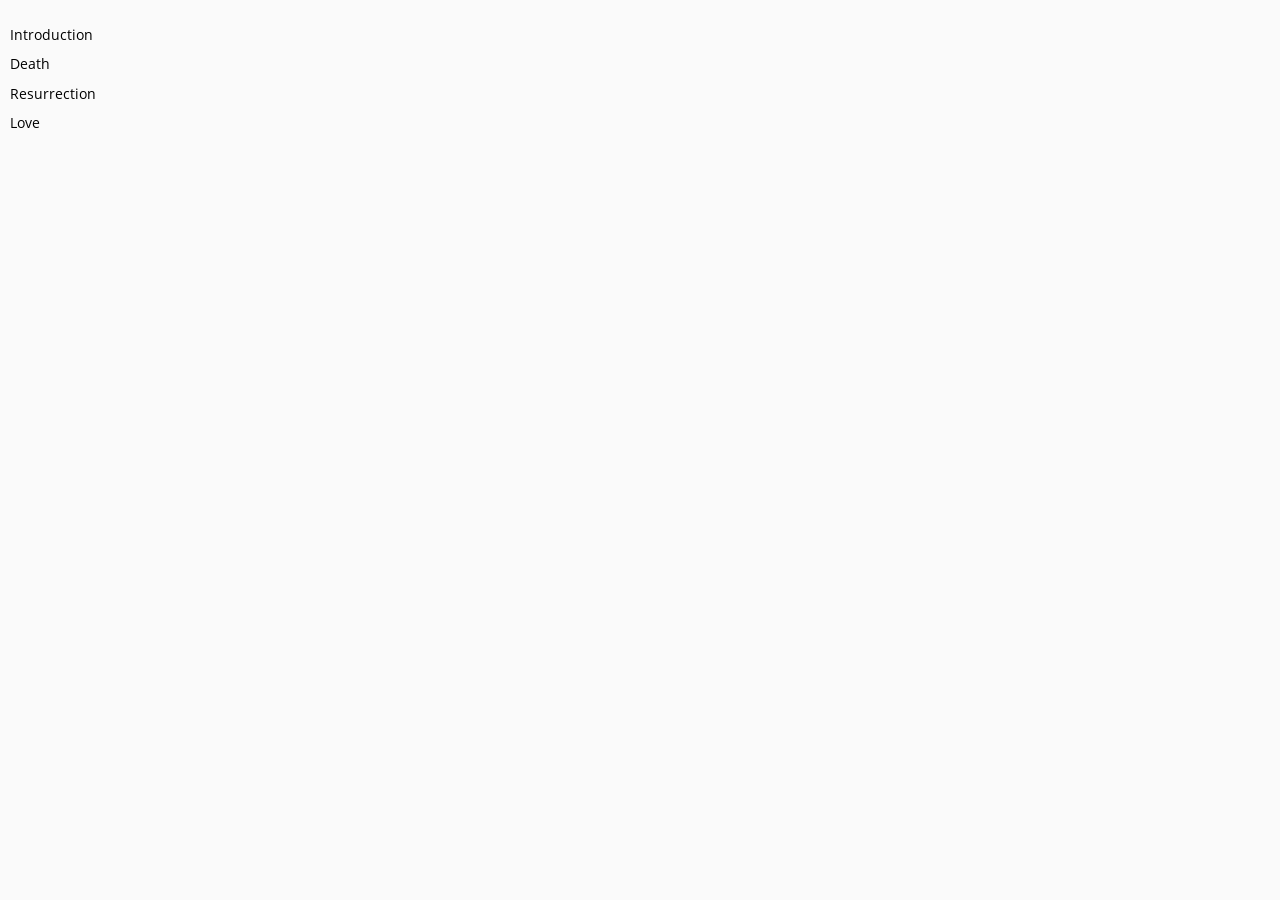
<file: toc.html>
<!DOCTYPE HTML>
<html lang="en" class="latte" dir="ltr">
    <head>
        <!-- sidebar iframe generated using mdBook

        This is a frame, and not included directly in the page, to control the total size of the
        book. The TOC contains an entry for each page, so if each page includes a copy of the TOC,
        the total size of the page becomes O(n**2).

        The frame is only used as a fallback when JS is turned off. When it's on, the sidebar is
        instead added to the main page by `toc.js` instead. The JavaScript mode is better
        because, when running in a `file:///` URL, the iframed page would not be Same-Origin as
        the rest of the page, so the sidebar and the main page theme would fall out of sync.
        -->
        <meta charset="UTF-8">
        <meta name="robots" content="noindex">
        <!-- Custom HTML head -->
        <meta name="viewport" content="width=device-width, initial-scale=1">
        <meta name="theme-color" content="#ffffff">
        <link rel="stylesheet" href="css/variables-8adf115d.css">
        <link rel="stylesheet" href="css/general-2459343d.css">
        <link rel="stylesheet" href="css/chrome-ae938929.css">
        <link rel="stylesheet" href="css/print-9e4910d8.css" media="print">
        <!-- Fonts -->
        <link rel="stylesheet" href="fonts/fonts-9644e21d.css">
        <!-- Custom theme stylesheets -->
        <link rel="stylesheet" href="theme/catppuccin-e08be6a9.css">
        <link rel="stylesheet" href="theme/custom-67012eba.css">
    </head>
    <body class="sidebar-iframe-inner">
        <ol class="chapter"><li class="chapter-item expanded "><span class="chapter-link-wrapper"><a href="introduction.html" target="_parent">Introduction</a></span></li><li class="chapter-item expanded "><span class="chapter-link-wrapper"><a href="chapter_1.html" target="_parent">Death</a></span></li><li class="chapter-item expanded "><span class="chapter-link-wrapper"><a href="chapter_2.html" target="_parent">Resurrection</a></span></li><li class="chapter-item expanded "><span class="chapter-link-wrapper"><a href="chapter_3.html" target="_parent">Love</a></span></li></ol>
    </body>
</html>
</file>
<file: css/variables-8adf115d.css>
/* Globals */

:root {
    --sidebar-target-width: 300px;
    --sidebar-width: min(var(--sidebar-target-width), 80vw);
    --sidebar-resize-indicator-width: 8px;
    --sidebar-resize-indicator-space: 2px;
    --page-padding: 15px;
    --content-max-width: 750px;
    --menu-bar-height: 50px;
    --mono-font: "Source Code Pro", Consolas, "Ubuntu Mono", Menlo, "DejaVu Sans Mono", monospace, monospace;
    --code-font-size: 0.875em; /* please adjust the ace font size accordingly in editor.js */
    --searchbar-margin-block-start: 5px;
}

/* Themes */

.ayu {
    --bg: hsl(210, 25%, 8%);
    --fg: #c5c5c5;

    --sidebar-bg: #14191f;
    --sidebar-fg: #c8c9db;
    --sidebar-non-existant: #5c6773;
    --sidebar-active: #ffb454;
    --sidebar-spacer: #2d334f;

    --scrollbar: var(--sidebar-fg);

    --icons: #737480;
    --icons-hover: #b7b9cc;

    --links: #0096cf;

    --inline-code-color: #ffb454;

    --theme-popup-bg: #14191f;
    --theme-popup-border: #5c6773;
    --theme-hover: #191f26;

    --quote-bg: hsl(226, 15%, 17%);
    --quote-border: hsl(226, 15%, 22%);

    --warning-border: #ff8e00;

    --table-border-color: hsl(210, 25%, 13%);
    --table-header-bg: hsl(210, 25%, 28%);
    --table-alternate-bg: hsl(210, 25%, 11%);

    --searchbar-border-color: #848484;
    --searchbar-bg: #424242;
    --searchbar-fg: #fff;
    --searchbar-shadow-color: #d4c89f;
    --searchresults-header-fg: #666;
    --searchresults-border-color: #888;
    --searchresults-li-bg: #252932;
    --search-mark-bg: #e3b171;

    --color-scheme: dark;

    /* Same as `--icons` */
    --copy-button-filter: invert(45%) sepia(6%) saturate(621%) hue-rotate(198deg) brightness(99%) contrast(85%);
    /* Same as `--sidebar-active` */
    --copy-button-filter-hover: invert(68%) sepia(55%) saturate(531%) hue-rotate(341deg) brightness(104%) contrast(101%);

    --footnote-highlight: #2668a6;

    --overlay-bg: rgba(33, 40, 48, 0.4);

    --blockquote-note-color: #74b9ff;
    --blockquote-tip-color: #09ca09;
    --blockquote-important-color: #d3abff;
    --blockquote-warning-color: #f0b72f;
    --blockquote-caution-color: #f21424;

    --sidebar-header-border-color: #c18639;
}

.coal {
    --bg: hsl(200, 7%, 8%);
    --fg: #98a3ad;

    --sidebar-bg: #292c2f;
    --sidebar-fg: #a1adb8;
    --sidebar-non-existant: #505254;
    --sidebar-active: #3473ad;
    --sidebar-spacer: #393939;

    --scrollbar: var(--sidebar-fg);

    --icons: #43484d;
    --icons-hover: #b3c0cc;

    --links: #2b79a2;

    --inline-code-color: #c5c8c6;

    --theme-popup-bg: #141617;
    --theme-popup-border: #43484d;
    --theme-hover: #1f2124;

    --quote-bg: hsl(234, 21%, 18%);
    --quote-border: hsl(234, 21%, 23%);

    --warning-border: #ff8e00;

    --table-border-color: hsl(200, 7%, 13%);
    --table-header-bg: hsl(200, 7%, 28%);
    --table-alternate-bg: hsl(200, 7%, 11%);

    --searchbar-border-color: #aaa;
    --searchbar-bg: #b7b7b7;
    --searchbar-fg: #000;
    --searchbar-shadow-color: #aaa;
    --searchresults-header-fg: #666;
    --searchresults-border-color: #98a3ad;
    --searchresults-li-bg: #2b2b2f;
    --search-mark-bg: #355c7d;

    --color-scheme: dark;

    /* Same as `--icons` */
    --copy-button-filter: invert(26%) sepia(8%) saturate(575%) hue-rotate(169deg) brightness(87%) contrast(82%);
    /* Same as `--sidebar-active` */
    --copy-button-filter-hover: invert(36%) sepia(70%) saturate(503%) hue-rotate(167deg) brightness(98%) contrast(89%);

    --footnote-highlight: #4079ae;

    --overlay-bg: rgba(33, 40, 48, 0.4);

    --blockquote-note-color: #4493f8;
    --blockquote-tip-color: #08ae08;
    --blockquote-important-color: #ab7df8;
    --blockquote-warning-color: #d29922;
    --blockquote-caution-color: #d91b29;

    --sidebar-header-border-color: #3473ad;
}

.light, html:not(.js) {
    --bg: hsl(0, 0%, 100%);
    --fg: hsl(0, 0%, 0%);

    --sidebar-bg: #fafafa;
    --sidebar-fg: hsl(0, 0%, 0%);
    --sidebar-non-existant: #aaaaaa;
    --sidebar-active: #1f1fff;
    --sidebar-spacer: #f4f4f4;

    --scrollbar: #8F8F8F;

    --icons: #747474;
    --icons-hover: #000000;

    --links: #20609f;

    --inline-code-color: #301900;

    --theme-popup-bg: #fafafa;
    --theme-popup-border: #cccccc;
    --theme-hover: #e6e6e6;

    --quote-bg: hsl(197, 37%, 96%);
    --quote-border: hsl(197, 37%, 91%);

    --warning-border: #ff8e00;

    --table-border-color: hsl(0, 0%, 95%);
    --table-header-bg: hsl(0, 0%, 80%);
    --table-alternate-bg: hsl(0, 0%, 97%);

    --searchbar-border-color: #aaa;
    --searchbar-bg: #fafafa;
    --searchbar-fg: #000;
    --searchbar-shadow-color: #aaa;
    --searchresults-header-fg: #666;
    --searchresults-border-color: #888;
    --searchresults-li-bg: #e4f2fe;
    --search-mark-bg: #a2cff5;

    --color-scheme: light;

    /* Same as `--icons` */
    --copy-button-filter: invert(45.49%);
    /* Same as `--sidebar-active` */
    --copy-button-filter-hover: invert(14%) sepia(93%) saturate(4250%) hue-rotate(243deg) brightness(99%) contrast(130%);

    --footnote-highlight: #7e7eff;

    --overlay-bg: rgba(200, 200, 205, 0.4);

    --blockquote-note-color: #0969da;
    --blockquote-tip-color: #008000;
    --blockquote-important-color: #8250df;
    --blockquote-warning-color: #9a6700;
    --blockquote-caution-color: #b52731;

    --sidebar-header-border-color: #6e6edb;
}

.navy {
    --bg: hsl(226, 23%, 11%);
    --fg: #bcbdd0;

    --sidebar-bg: #282d3f;
    --sidebar-fg: #c8c9db;
    --sidebar-non-existant: #505274;
    --sidebar-active: #2b79a2;
    --sidebar-spacer: #2d334f;

    --scrollbar: var(--sidebar-fg);

    --icons: #737480;
    --icons-hover: #b7b9cc;

    --links: #2b79a2;

    --inline-code-color: #c5c8c6;

    --theme-popup-bg: #161923;
    --theme-popup-border: #737480;
    --theme-hover: #282e40;

    --quote-bg: hsl(226, 15%, 17%);
    --quote-border: hsl(226, 15%, 22%);

    --warning-border: #ff8e00;

    --table-border-color: hsl(226, 23%, 16%);
    --table-header-bg: hsl(226, 23%, 31%);
    --table-alternate-bg: hsl(226, 23%, 14%);

    --searchbar-border-color: #aaa;
    --searchbar-bg: #aeaec6;
    --searchbar-fg: #000;
    --searchbar-shadow-color: #aaa;
    --searchresults-header-fg: #5f5f71;
    --searchresults-border-color: #5c5c68;
    --searchresults-li-bg: #242430;
    --search-mark-bg: #a2cff5;

    --color-scheme: dark;

    /* Same as `--icons` */
    --copy-button-filter: invert(51%) sepia(10%) saturate(393%) hue-rotate(198deg) brightness(86%) contrast(87%);
    /* Same as `--sidebar-active` */
    --copy-button-filter-hover: invert(46%) sepia(20%) saturate(1537%) hue-rotate(156deg) brightness(85%) contrast(90%);

    --footnote-highlight: #4079ae;

    --overlay-bg: rgba(33, 40, 48, 0.4);

    --blockquote-note-color: #4493f8;
    --blockquote-tip-color: #09ca09;
    --blockquote-important-color: #ab7df8;
    --blockquote-warning-color: #d29922;
    --blockquote-caution-color: #f21424;

    --sidebar-header-border-color: #2f6ab5;
}

.rust {
    --bg: hsl(60, 9%, 87%);
    --fg: #262625;

    --sidebar-bg: #3b2e2a;
    --sidebar-fg: #c8c9db;
    --sidebar-non-existant: #505254;
    --sidebar-active: #e69f67;
    --sidebar-spacer: #45373a;

    --scrollbar: var(--sidebar-fg);

    --icons: #737480;
    --icons-hover: #262625;

    --links: #2b79a2;

    --inline-code-color: #6e6b5e;

    --theme-popup-bg: #e1e1db;
    --theme-popup-border: #b38f6b;
    --theme-hover: #99908a;

    --quote-bg: hsl(60, 5%, 75%);
    --quote-border: hsl(60, 5%, 70%);

    --warning-border: #ff8e00;

    --table-border-color: hsl(60, 9%, 82%);
    --table-header-bg: #b3a497;
    --table-alternate-bg: hsl(60, 9%, 84%);

    --searchbar-border-color: #aaa;
    --searchbar-bg: #fafafa;
    --searchbar-fg: #000;
    --searchbar-shadow-color: #aaa;
    --searchresults-header-fg: #666;
    --searchresults-border-color: #888;
    --searchresults-li-bg: #dec2a2;
    --search-mark-bg: #e69f67;

    /* Same as `--icons` */
    --copy-button-filter: invert(51%) sepia(10%) saturate(393%) hue-rotate(198deg) brightness(86%) contrast(87%);
    /* Same as `--sidebar-active` */
    --copy-button-filter-hover: invert(77%) sepia(16%) saturate(1798%) hue-rotate(328deg) brightness(98%) contrast(83%);

    --footnote-highlight: #d3a17a;

    --overlay-bg: rgba(150, 150, 150, 0.25);

    --blockquote-note-color: #023b95;
    --blockquote-tip-color: #007700;
    --blockquote-important-color: #8250df;
    --blockquote-warning-color: #603700;
    --blockquote-caution-color: #aa1721;

    --sidebar-header-border-color: #8c391f;
}

@media (prefers-color-scheme: dark) {
    html:not(.js) {
        --bg: hsl(200, 7%, 8%);
        --fg: #98a3ad;

        --sidebar-bg: #292c2f;
        --sidebar-fg: #a1adb8;
        --sidebar-non-existant: #505254;
        --sidebar-active: #3473ad;
        --sidebar-spacer: #393939;

        --scrollbar: var(--sidebar-fg);

        --icons: #43484d;
        --icons-hover: #b3c0cc;

        --links: #2b79a2;

        --inline-code-color: #c5c8c6;

        --theme-popup-bg: #141617;
        --theme-popup-border: #43484d;
        --theme-hover: #1f2124;

        --quote-bg: hsl(234, 21%, 18%);
        --quote-border: hsl(234, 21%, 23%);

        --warning-border: #ff8e00;

        --table-border-color: hsl(200, 7%, 13%);
        --table-header-bg: hsl(200, 7%, 28%);
        --table-alternate-bg: hsl(200, 7%, 11%);

        --searchbar-border-color: #aaa;
        --searchbar-bg: #b7b7b7;
        --searchbar-fg: #000;
        --searchbar-shadow-color: #aaa;
        --searchresults-header-fg: #666;
        --searchresults-border-color: #98a3ad;
        --searchresults-li-bg: #2b2b2f;
        --search-mark-bg: #355c7d;

        --color-scheme: dark;

        /* Same as `--icons` */
        --copy-button-filter: invert(26%) sepia(8%) saturate(575%) hue-rotate(169deg) brightness(87%) contrast(82%);
        /* Same as `--sidebar-active` */
        --copy-button-filter-hover: invert(36%) sepia(70%) saturate(503%) hue-rotate(167deg) brightness(98%) contrast(89%);

        --footnote-highlight: #4079ae;

        --overlay-bg: rgba(33, 40, 48, 0.4);

        --blockquote-note-color: #4493f8;
        --blockquote-tip-color: #08ae08;
        --blockquote-important-color: #ab7df8;
        --blockquote-warning-color: #d29922;
        --blockquote-caution-color: #d91b29;

        --sidebar-header-border-color: #3473ad;
    }
}
</file>
<file: css/general-2459343d.css>
/* Base styles and content styles */

:root {
    /* Browser default font-size is 16px, this way 1 rem = 10px */
    font-size: 62.5%;
    color-scheme: var(--color-scheme);
}

html {
    font-family: "Open Sans", sans-serif;
    color: var(--fg);
    background-color: var(--bg);
    text-size-adjust: none;
    -webkit-text-size-adjust: none;
}

body {
    margin: 0;
    font-size: 1.6rem;
    overflow-x: hidden;
}

code {
    font-family: var(--mono-font) !important;
    font-size: var(--code-font-size);
    direction: ltr !important;
}

/* make long words/inline code not x overflow */
main {
    overflow-wrap: break-word;
}

/* make wide tables scroll if they overflow */
.table-wrapper {
    overflow-x: auto;
}

/* Don't change font size in headers. */
h1 code, h2 code, h3 code, h4 code, h5 code, h6 code {
    font-size: unset;
}

.left { float: left; }
.right { float: right; }
.boring { opacity: 0.6; }
.hide-boring .boring { display: none; }
.hidden { display: none !important; }

h2, h3 { margin-block-start: 2.5em; }
h4, h5 { margin-block-start: 2em; }

.header + .header h3,
.header + .header h4,
.header + .header h5 {
    margin-block-start: 1em;
}

h1:target::before,
h2:target::before,
h3:target::before,
h4:target::before,
h5:target::before,
h6:target::before,
dt:target::before {
    display: inline-block;
    content: "»";
    margin-inline-start: -30px;
    width: 30px;
}

/* This is broken on Safari as of version 14, but is fixed
   in Safari Technology Preview 117 which I think will be Safari 14.2.
   https://bugs.webkit.org/show_bug.cgi?id=218076
*/
:target {
    /* Safari does not support logical properties */
    scroll-margin-top: calc(var(--menu-bar-height) + 0.5em);
}

.page {
    outline: 0;
    padding: 0 var(--page-padding);
    margin-block-start: calc(0px - var(--menu-bar-height)); /* Compensate for the #mdbook-menu-bar-hover-placeholder */
}
.page-wrapper {
    box-sizing: border-box;
    background-color: var(--bg);
}
html:not(.js) .page-wrapper,
.js:not(.sidebar-resizing) .page-wrapper {
    transition: margin-left 0.3s ease, transform 0.3s ease; /* Animation: slide away */
}
[dir=rtl]:not(.js) .page-wrapper,
[dir=rtl].js:not(.sidebar-resizing) .page-wrapper {
    transition: margin-right 0.3s ease, transform 0.3s ease; /* Animation: slide away */
}

.content {
    overflow-y: auto;
    padding: 0 5px 50px 5px;
}
.content main {
    margin-inline-start: auto;
    margin-inline-end: auto;
    max-width: var(--content-max-width);
}
.content p { line-height: 1.45em; }
.content ol { line-height: 1.45em; }
.content ul { line-height: 1.45em; }
.content a { text-decoration: none; }
.content a:hover { text-decoration: underline; }
.content img, .content video { max-width: 100%; }
.content .header:link,
.content .header:visited {
    color: var(--fg);
}
.content .header:link,
.content .header:visited:hover {
    text-decoration: none;
}

table {
    margin: 0 auto;
    border-collapse: collapse;
}
table td {
    padding: 3px 20px;
    border: 1px var(--table-border-color) solid;
}
table thead {
    background: var(--table-header-bg);
}
table thead td {
    font-weight: 700;
    border: none;
}
table thead th {
    padding: 3px 20px;
}
table thead tr {
    border: 1px var(--table-header-bg) solid;
}
/* Alternate background colors for rows */
table tbody tr:nth-child(2n) {
    background: var(--table-alternate-bg);
}


blockquote {
    margin: 20px 0;
    padding: 0 20px;
    color: var(--fg);
    background-color: var(--quote-bg);
    border-block-start: .1em solid var(--quote-border);
    border-block-end: .1em solid var(--quote-border);
}

/* TODO: Remove .warning in a future version of mdbook, it is replaced by
blockquote tags. */
.warning {
    margin: 20px;
    padding: 0 20px;
    border-inline-start: 2px solid var(--warning-border);
}

.warning:before {
    position: absolute;
    width: 3rem;
    height: 3rem;
    margin-inline-start: calc(-1.5rem - 21px);
    content: "ⓘ";
    text-align: center;
    background-color: var(--bg);
    color: var(--warning-border);
    font-weight: bold;
    font-size: 2rem;
}

blockquote .warning:before {
    background-color: var(--quote-bg);
}

kbd {
    background-color: var(--table-border-color);
    border-radius: 4px;
    border: solid 1px var(--theme-popup-border);
    box-shadow: inset 0 -1px 0 var(--theme-hover);
    display: inline-block;
    font-size: var(--code-font-size);
    font-family: var(--mono-font);
    line-height: 10px;
    padding: 4px 5px;
    vertical-align: middle;
}

sup {
    /* Set the line-height for superscript and footnote references so that there
       isn't an awkward space appearing above lines that contain the footnote.

       See https://github.com/rust-lang/mdBook/pull/2443#discussion_r1813773583
       for an explanation.
    */
    line-height: 0;
}

.footnote-definition {
    font-size: 0.9em;
}
/* The default spacing for a list is a little too large. */
.footnote-definition ul,
.footnote-definition ol {
    padding-left: 20px;
}
.footnote-definition > li {
    /* Required to position the ::before target */
    position: relative;
}
.footnote-definition > li:target {
    scroll-margin-top: 50vh;
}
.footnote-reference:target {
    scroll-margin-top: 50vh;
}
/* Draws a border around the footnote (including the marker) when it is selected.
   TODO: If there are multiple linkbacks, highlight which one you just came
   from so you know which one to click.
*/
.footnote-definition > li:target::before {
    border: 2px solid var(--footnote-highlight);
    border-radius: 6px;
    position: absolute;
    top: -8px;
    right: -8px;
    bottom: -8px;
    left: -32px;
    pointer-events: none;
    content: "";
}
/* Pulses the footnote reference so you can quickly see where you left off reading.
   This could use some improvement.
*/
@media not (prefers-reduced-motion) {
    .footnote-reference:target  {
        animation: fn-highlight 0.8s;
        border-radius: 2px;
    }

    @keyframes fn-highlight {
        from {
            background-color: var(--footnote-highlight);
        }
    }
}

.tooltiptext {
    position: absolute;
    visibility: hidden;
    color: #fff;
    background-color: #333;
    transform: translateX(-50%); /* Center by moving tooltip 50% of its width left */
    left: -8px; /* Half of the width of the icon */
    top: -35px;
    font-size: 0.8em;
    text-align: center;
    border-radius: 6px;
    padding: 5px 8px;
    margin: 5px;
    z-index: 1000;
}
.tooltipped .tooltiptext {
    visibility: visible;
}

.chapter li.part-title {
    color: var(--sidebar-fg);
    margin: 5px 0px;
    font-weight: bold;
}

.result-no-output {
    font-style: italic;
}

.fa-svg svg {
    width: 1em;
    height: 1em;
    fill: currentColor;
    margin-bottom: -0.1em;
}

dt {
    font-weight: bold;
    margin-top: 0.5em;
    margin-bottom: 0.1em;
}

/* This uses a CSS counter to add numbers to definitions, but only if there is
 more than one definition. */
dl, dt {
    counter-reset: dd-counter;
}

/* When there is more than one definition, increment the counter. The first
selector selects the first definition, and the second one selects definitions
2 and beyond.*/
dd:has(+ dd), dd + dd {
    counter-increment: dd-counter;
    /* Use flex display to help with positioning the numbers when there is a p
    tag inside the definition. */
    display: flex;
    align-items: flex-start;
}

/* Shows the counter for definitions. The first selector selects the first
definition, and the second one selections definitions 2 and beyond.*/
dd:has(+ dd)::before, dd + dd::before  {
    content: counter(dd-counter) ". ";
    font-weight: 600;
    display: inline-block;
    margin-right: 0.5em;
}

dd > p {
    /* For loose definitions that have a p tag inside, don't add a bunch of
    space before the definition. */
    margin-top: 0;
}

/* Remove some excess space from the bottom. */
.blockquote-tag p:last-child {
    margin-bottom: 2px;
}

.blockquote-tag {
    /* Add some padding to make the vertical bar a little taller than the text.*/
    padding: 2px 0px 2px 20px;
    /* Add a solid color bar on the left side. */
    border-inline-start-style: solid;
    border-inline-start-width: 4px;
    /* Disable the background color from normal blockquotes . */
    background-color: inherit;
    /* Disable border blocks from blockquotes. */
    border-block-start: none;
    border-block-end: none;
}

.blockquote-tag-title svg {
    fill: currentColor;
    /* Add space between the icon and the title. */
    margin-right: 8px;
}

.blockquote-tag-note {
    border-inline-start-color: var(--blockquote-note-color);
}

.blockquote-tag-tip {
    border-inline-start-color: var(--blockquote-tip-color);
}

.blockquote-tag-important {
    border-inline-start-color: var(--blockquote-important-color);
}

.blockquote-tag-warning {
    border-inline-start-color: var(--blockquote-warning-color);
}

.blockquote-tag-caution {
    border-inline-start-color: var(--blockquote-caution-color);
}

.blockquote-tag-note .blockquote-tag-title {
    color: var(--blockquote-note-color);
}

.blockquote-tag-tip .blockquote-tag-title {
    color: var(--blockquote-tip-color);
}

.blockquote-tag-important .blockquote-tag-title {
    color: var(--blockquote-important-color);
}

.blockquote-tag-warning .blockquote-tag-title {
    color: var(--blockquote-warning-color);
}

.blockquote-tag-caution .blockquote-tag-title {
    color: var(--blockquote-caution-color);
}

.blockquote-tag-title {
    /* Slightly increase the weight for more emphasis. */
    font-weight: 600;
    /* Vertically center the icon with the text. */
    display: flex;
    align-items: center;
    /* Remove default large margins for a more compact display. */
    margin: 2px 0 8px 0;
}

.blockquote-tag-title .fa-svg {
    fill: currentColor;
    /* Add some space between the icon and the text. */
    margin-right: 8px;
}
</file>
<file: css/chrome-ae938929.css>
/* CSS for UI elements (a.k.a. chrome) */

html {
    scrollbar-color: var(--scrollbar) transparent;
}
#mdbook-searchresults a,
.content a:link,
a:visited,
a > .hljs {
    color: var(--links);
}

/*
    mdbook-body-container is necessary because mobile browsers don't seem to like
    overflow-x on the body tag when there is a <meta name="viewport"> tag.
*/
#mdbook-body-container {
    /*
        This is used when the sidebar pushes the body content off the side of
        the screen on small screens. Without it, dragging on mobile Safari
        will want to reposition the viewport in a weird way.
    */
    overflow-x: clip;
}

/* Menu Bar */

#mdbook-menu-bar,
#mdbook-menu-bar-hover-placeholder {
    z-index: 101;
    margin: auto calc(0px - var(--page-padding));
}
#mdbook-menu-bar {
    position: relative;
    display: flex;
    flex-wrap: wrap;
    background-color: var(--bg);
    border-block-end-color: var(--bg);
    border-block-end-width: 1px;
    border-block-end-style: solid;
}
#mdbook-menu-bar.sticky,
#mdbook-menu-bar-hover-placeholder:hover + #mdbook-menu-bar,
#mdbook-menu-bar:hover,
html.sidebar-visible #mdbook-menu-bar {
    position: -webkit-sticky;
    position: sticky;
    top: 0 !important;
}
#mdbook-menu-bar-hover-placeholder {
    position: sticky;
    position: -webkit-sticky;
    top: 0;
    height: var(--menu-bar-height);
}
#mdbook-menu-bar.bordered {
    border-block-end-color: var(--table-border-color);
}
#mdbook-menu-bar .fa-svg, #mdbook-menu-bar .icon-button {
    position: relative;
    padding: 0 8px;
    z-index: 10;
    line-height: var(--menu-bar-height);
    cursor: pointer;
    transition: color 0.5s;
}
@media only screen and (max-width: 420px) {
    #mdbook-menu-bar .fa-svg, #mdbook-menu-bar .icon-button {
        padding: 0 5px;
    }
}

.icon-button {
    border: none;
    background: none;
    padding: 0;
    color: inherit;
}
.icon-button .fa-svg {
    margin: 0;
}

.right-buttons {
    margin: 0 15px;
}
.right-buttons a {
    text-decoration: none;
}

.left-buttons {
    display: flex;
    margin: 0 5px;
}
html:not(.js) .left-buttons button {
    display: none;
}

.menu-title {
    display: inline-block;
    font-weight: 200;
    font-size: 2.4rem;
    line-height: var(--menu-bar-height);
    text-align: center;
    margin: 0;
    flex: 1;
    white-space: nowrap;
    overflow: hidden;
    text-overflow: ellipsis;
}
.menu-title {
    cursor: pointer;
}

.menu-bar,
.menu-bar:visited,
.nav-chapters,
.nav-chapters:visited,
.mobile-nav-chapters,
.mobile-nav-chapters:visited,
.menu-bar .icon-button,
.menu-bar a .fa-svg {
    color: var(--icons);
}

.menu-bar .fa-svg:hover,
.menu-bar .icon-button:hover,
.nav-chapters:hover,
.mobile-nav-chapters .fa-svg:hover {
    color: var(--icons-hover);
}

/* Nav Icons */

.nav-chapters {
    font-size: 2.5em;
    text-align: center;
    text-decoration: none;

    position: fixed;
    top: 0;
    bottom: 0;
    margin: 0;
    max-width: 150px;
    min-width: 90px;

    display: flex;
    justify-content: center;
    align-content: center;
    flex-direction: column;

    transition: color 0.5s, background-color 0.5s;
}

.nav-chapters:hover {
    text-decoration: none;
    background-color: var(--theme-hover);
    transition: background-color 0.15s, color 0.15s;
}

.nav-wrapper {
    margin-block-start: 50px;
    display: none;
}

.mobile-nav-chapters {
    font-size: 2.5em;
    text-align: center;
    text-decoration: none;
    width: 90px;
    border-radius: 5px;
    background-color: var(--sidebar-bg);
}

/* Only Firefox supports flow-relative values */
.previous { float: left; }
[dir=rtl] .previous { float: right; }

/* Only Firefox supports flow-relative values */
.next {
    float: right;
    right: var(--page-padding);
}
[dir=rtl] .next {
    float: left;
    right: unset;
    left: var(--page-padding);
}

@media only screen and (max-width: 1080px) {
    .nav-wide-wrapper { display: none; }
    .nav-wrapper { display: block; }
}

/* sidebar-visible */
@media only screen and (max-width: 1380px) {
    #mdbook-sidebar-toggle-anchor:checked ~ .page-wrapper .nav-wide-wrapper { display: none; }
    #mdbook-sidebar-toggle-anchor:checked ~ .page-wrapper .nav-wrapper { display: block; }
}

/* Inline code */

:not(pre) > .hljs {
    display: inline;
    padding: 0.1em 0.3em;
    border-radius: 3px;
}

:not(pre):not(a) > .hljs {
    color: var(--inline-code-color);
    overflow-x: initial;
}

a:hover > .hljs {
    text-decoration: underline;
}

pre {
    position: relative;
}
pre > .buttons {
    position: absolute;
    z-index: 100;
    right: 0px;
    top: 2px;
    margin: 0px;
    padding: 2px 0px;

    color: var(--sidebar-fg);
    cursor: pointer;
    visibility: hidden;
    opacity: 0;
    transition: visibility 0.1s linear, opacity 0.1s linear;
}
pre:hover > .buttons {
    visibility: visible;
    opacity: 1
}
pre > .buttons :hover {
    color: var(--sidebar-active);
    border-color: var(--icons-hover);
    background-color: var(--theme-hover);
}
pre > .buttons button {
    cursor: inherit;
    margin: 0px 5px;
    padding: 2px 3px 0px 4px;
    font-size: 23px;

    border-style: solid;
    border-width: 1px;
    border-radius: 4px;
    border-color: var(--icons);
    background-color: var(--theme-popup-bg);
    transition: 100ms;
    transition-property: color,border-color,background-color;
    color: var(--icons);
}

pre > .buttons button.clip-button {
    padding: 2px 4px 0px 6px;
}
pre > .buttons button.clip-button::before {
    /* clipboard image from octicons (https://github.com/primer/octicons/tree/v2.0.0) MIT license
     */
    content: url('data:image/svg+xml,<svg width="21" height="20" viewBox="0 0 24 25" \
xmlns="http://www.w3.org/2000/svg" aria-label="Copy to clipboard">\
<path d="M18 20h2v3c0 1-1 2-2 2H2c-.998 0-2-1-2-2V5c0-.911.755-1.667 1.667-1.667h5A3.323 3.323 0 \
0110 0a3.323 3.323 0 013.333 3.333h5C19.245 3.333 20 4.09 20 5v8.333h-2V9H2v14h16v-3zM3 \
7h14c0-.911-.793-1.667-1.75-1.667H13.5c-.957 0-1.75-.755-1.75-1.666C11.75 2.755 10.957 2 10 \
2s-1.75.755-1.75 1.667c0 .911-.793 1.666-1.75 1.666H4.75C3.793 5.333 3 6.09 3 7z"/>\
<path d="M4 19h6v2H4zM12 11H4v2h8zM4 17h4v-2H4zM15 15v-3l-4.5 4.5L15 21v-3l8.027-.032L23 15z"/>\
</svg>');
    filter: var(--copy-button-filter);
}
pre > .buttons button.clip-button:hover::before {
    filter: var(--copy-button-filter-hover);
}

@media (pointer: coarse) {
    pre > .buttons button {
        /* On mobile, make it easier to tap buttons. */
        padding: 0.3rem 1rem;
    }

    .sidebar-resize-indicator {
        /* Hide resize indicator on devices with limited accuracy */
        display: none;
    }
}
pre > code {
    display: block;
    padding: 1rem;
}

/* FIXME: ACE editors overlap their buttons because ACE does absolute
   positioning within the code block which breaks padding. The only solution I
   can think of is to move the padding to the outer pre tag (or insert a div
   wrapper), but that would require fixing a whole bunch of CSS rules.
*/
.hljs.ace_editor {
  padding: 0rem 0rem;
}

pre > .result {
    margin-block-start: 10px;
}

/* Search */

#mdbook-searchresults a {
    text-decoration: none;
}

mark {
    border-radius: 2px;
    padding-block-start: 0;
    padding-block-end: 1px;
    padding-inline-start: 3px;
    padding-inline-end: 3px;
    margin-block-start: 0;
    margin-block-end: -1px;
    margin-inline-start: -3px;
    margin-inline-end: -3px;
    background-color: var(--search-mark-bg);
    transition: background-color 300ms linear;
    cursor: pointer;
}

mark.fade-out {
    background-color: rgba(0,0,0,0) !important;
    cursor: auto;
}

.searchbar-outer {
    margin-inline-start: auto;
    margin-inline-end: auto;
    max-width: var(--content-max-width);
}

#mdbook-searchbar-outer.searching #mdbook-searchbar {
    padding-right: 30px;
}
#mdbook-searchbar-outer .spinner-wrapper {
    display: none;
}
#mdbook-searchbar-outer.searching .spinner-wrapper {
    display: block;
}

.search-wrapper {
    position: relative;
}

.spinner-wrapper {
    --spinner-margin: 2px;
    position: absolute;
    margin-block-start: calc(var(--searchbar-margin-block-start) + var(--spinner-margin));
    right: var(--spinner-margin);
    top: 0;
    bottom: var(--spinner-margin);
    padding: 6px;
    background-color: var(--bg);
}

#fa-spin {
    animation: rotating 2s linear infinite;
    display: inline-block;
}

@keyframes rotating {
    from {
        transform: rotate(0deg);
    }
    to {
        transform: rotate(360deg);
    }
}

#mdbook-searchbar {
    width: 100%;
    margin-block-start: var(--searchbar-margin-block-start);
    margin-block-end: 0;
    margin-inline-start: auto;
    margin-inline-end: auto;
    padding: 10px 16px;
    transition: box-shadow 300ms ease-in-out;
    border: 1px solid var(--searchbar-border-color);
    border-radius: 3px;
    background-color: var(--searchbar-bg);
    color: var(--searchbar-fg);
}
#mdbook-searchbar:focus,
#mdbook-searchbar.active {
    box-shadow: 0 0 3px var(--searchbar-shadow-color);
}

.searchresults-header {
    font-weight: bold;
    font-size: 1em;
    padding-block-start: 18px;
    padding-block-end: 0;
    padding-inline-start: 5px;
    padding-inline-end: 0;
    color: var(--searchresults-header-fg);
}

.searchresults-outer {
    margin-inline-start: auto;
    margin-inline-end: auto;
    max-width: var(--content-max-width);
    border-block-end: 1px dashed var(--searchresults-border-color);
}

ul#mdbook-searchresults {
    list-style: none;
    padding-inline-start: 20px;
}
ul#mdbook-searchresults li {
    margin: 10px 0px;
    padding: 2px;
    border-radius: 2px;
}
ul#mdbook-searchresults li.focus {
    background-color: var(--searchresults-li-bg);
}
ul#mdbook-searchresults span.teaser {
    display: block;
    clear: both;
    margin-block-start: 5px;
    margin-block-end: 0;
    margin-inline-start: 20px;
    margin-inline-end: 0;
    font-size: 0.8em;
}
ul#mdbook-searchresults span.teaser em {
    font-weight: bold;
    font-style: normal;
}

/* Sidebar */

.sidebar {
    position: fixed;
    left: 0;
    top: 0;
    bottom: 0;
    width: var(--sidebar-width);
    font-size: 0.875em;
    box-sizing: border-box;
    -webkit-overflow-scrolling: touch;
    overscroll-behavior-y: contain;
    background-color: var(--sidebar-bg);
    color: var(--sidebar-fg);
}
.sidebar-iframe-inner {
    --padding: 10px;

    background-color: var(--sidebar-bg);
    padding: var(--padding);
    margin: 0;
    font-size: 1.4rem;
    color: var(--sidebar-fg);
    min-height: calc(100vh - var(--padding) * 2);
}
.sidebar-iframe-outer {
    border: none;
    height: 100%;
    position: absolute;
    top: 0;
    bottom: 0;
    left: 0;
    right: 0;
}
[dir=rtl] .sidebar { left: unset; right: 0; }
.sidebar-resizing {
    -moz-user-select: none;
    -webkit-user-select: none;
    -ms-user-select: none;
    user-select: none;
}
html:not(.sidebar-resizing) .sidebar {
    transition: transform 0.3s; /* Animation: slide away */
}
.sidebar code {
    line-height: 2em;
}
.sidebar .sidebar-scrollbox {
    overflow-y: auto;
    position: absolute;
    top: 0;
    bottom: 0;
    left: 0;
    right: 0;
    padding: 10px 10px;
}
.sidebar .sidebar-resize-handle {
    position: absolute;
    cursor: col-resize;
    width: 0;
    right: calc(var(--sidebar-resize-indicator-width) * -1);
    top: 0;
    bottom: 0;
    display: flex;
    align-items: center;
}

.sidebar-resize-handle .sidebar-resize-indicator {
    width: 100%;
    height: 16px;
    color: var(--icons);
    margin-inline-start: var(--sidebar-resize-indicator-space);
    display: flex;
    align-items: center;
    justify-content: flex-start;
}
.sidebar-resize-handle .sidebar-resize-indicator::before {
    content: "";
    width: 2px;
    height: 12px;
    border-left: dotted 2px currentColor;
}
.sidebar-resize-handle .sidebar-resize-indicator::after {
    content: "";
    width: 2px;
    height: 16px;
    border-left: dotted 2px currentColor;
}

[dir=rtl] .sidebar .sidebar-resize-handle {
    left: calc(var(--sidebar-resize-indicator-width) * -1);
    right: unset;
}
.js .sidebar .sidebar-resize-handle {
    cursor: col-resize;
    width: calc(var(--sidebar-resize-indicator-width) - var(--sidebar-resize-indicator-space));
}

html:not(.js) .sidebar-resize-handle {
    display: none;
}

/* sidebar-hidden */
#mdbook-sidebar-toggle-anchor:not(:checked) ~ .sidebar {
    transform: translateX(calc(0px - var(--sidebar-width) - var(--sidebar-resize-indicator-width)));
}
[dir=rtl] #mdbook-sidebar-toggle-anchor:not(:checked) ~ .sidebar {
    transform: translateX(calc(var(--sidebar-width) + var(--sidebar-resize-indicator-width)));
}
.sidebar::-webkit-scrollbar {
    background: var(--sidebar-bg);
}
.sidebar::-webkit-scrollbar-thumb {
    background: var(--scrollbar);
}

/* sidebar-visible */
#mdbook-sidebar-toggle-anchor:checked ~ .page-wrapper {
    transform: translateX(calc(var(--sidebar-width) + var(--sidebar-resize-indicator-width)));
}
[dir=rtl] #mdbook-sidebar-toggle-anchor:checked ~ .page-wrapper {
    transform: translateX(calc(0px - var(--sidebar-width) - var(--sidebar-resize-indicator-width)));
}
@media only screen and (min-width: 620px) {
    #mdbook-sidebar-toggle-anchor:checked ~ .page-wrapper {
        transform: none;
        margin-inline-start: calc(var(--sidebar-width) + var(--sidebar-resize-indicator-width));
    }
    [dir=rtl] #mdbook-sidebar-toggle-anchor:checked ~ .page-wrapper {
        transform: none;
    }
}

.chapter {
    list-style: none outside none;
    padding-inline-start: 0;
    line-height: 2.2em;
}

.chapter li {
    color: var(--sidebar-non-existant);
}

/* This is a span wrapping the chapter link and the fold chevron. */
.chapter-link-wrapper {
    /* Used to position the chevron to the right, allowing the text to wrap before it. */
    display: flex;
}

.chapter li a {
    /* Remove underlines. */
    text-decoration: none;
    color: var(--sidebar-fg);
}

.chapter li a:hover {
    color: var(--sidebar-active);
}

.chapter li a.active {
    color: var(--sidebar-active);
}

/* This is the toggle chevron. */
.chapter-fold-toggle {
    cursor: pointer;
    /* Positions the chevron to the side. */
    margin-inline-start: auto;
    padding: 0 10px;
    user-select: none;
    opacity: 0.68;
}

.chapter-fold-toggle div {
    transition: transform 0.5s;
}

/* collapse the section */
.chapter li:not(.expanded) > ol {
    display: none;
}

.chapter li.chapter-item {
    line-height: 1.5em;
    margin-block-start: 0.6em;
}

/* When expanded, rotate the chevron to point down. */
.chapter li.expanded > span > .chapter-fold-toggle div {
    transform: rotate(90deg);
}

.chapter a.current-header {
    color: var(--sidebar-active);
}

.on-this-page {
    margin-left: 22px;
    border-inline-start: 4px solid var(--sidebar-header-border-color);
    padding-left: 8px;
}

.on-this-page > ol {
    padding-left: 0;
}

/* Horizontal line in chapter list. */
.spacer {
    width: 100%;
    height: 3px;
    margin: 5px 0px;
}
.chapter .spacer {
    background-color: var(--sidebar-spacer);
}

/* On touch devices, add more vertical spacing to make it easier to tap links. */
@media (-moz-touch-enabled: 1), (pointer: coarse) {
    .chapter li a { padding: 5px 0; }
    .spacer { margin: 10px 0; }
}

.section {
    list-style: none outside none;
    padding-inline-start: 20px;
    line-height: 1.9em;
}

/* Theme Menu Popup */

.theme-popup {
    position: absolute;
    left: 10px;
    top: var(--menu-bar-height);
    z-index: 1000;
    border-radius: 4px;
    font-size: 0.7em;
    color: var(--fg);
    background: var(--theme-popup-bg);
    border: 1px solid var(--theme-popup-border);
    margin: 0;
    padding: 0;
    list-style: none;
    display: none;
    /* Don't let the children's background extend past the rounded corners. */
    overflow: hidden;
}
[dir=rtl] .theme-popup { left: unset;  right: 10px; }
.theme-popup .default {
    color: var(--icons);
}
.theme-popup .theme {
    width: 100%;
    border: 0;
    margin: 0;
    padding: 2px 20px;
    line-height: 25px;
    white-space: nowrap;
    text-align: start;
    cursor: pointer;
    color: inherit;
    background: inherit;
    font-size: inherit;
}
.theme-popup .theme:hover {
    background-color: var(--theme-hover);
}

.theme-selected::before {
    display: inline-block;
    content: "✓";
    margin-inline-start: -14px;
    width: 14px;
}

/* The container for the help popup that covers the whole window. */
#mdbook-help-container {
    /* Position and size for the whole window. */
    position: fixed;
    top: 0;
    left: 0;
    right: 0;
    bottom: 0;
    /* This uses flex layout (which is set in book.js), and centers the popup
       in the window.*/
    display: none;
    align-items: center;
    justify-content: center;
    z-index: 1000;
    /* Dim out the book while the popup is visible. */
    background: var(--overlay-bg);
}

/* The popup help box. */
#mdbook-help-popup {
    box-shadow: 0 4px 24px rgba(0,0,0,0.15);
    min-width: 300px;
    max-width: 500px;
    width: 100%;
    box-sizing: border-box;
    display: flex;
    flex-direction: column;
    align-items: center;
    background-color: var(--bg);
    color: var(--fg);
    border-width: 1px;
    border-color: var(--theme-popup-border);
    border-style: solid;
    border-radius: 8px;
    padding: 10px;
}

.mdbook-help-title {
    text-align: center;
    /* mdbook's margin for h2 is way too large. */
    margin: 10px;
}
</file>
<file: css/print-9e4910d8.css>
#mdbook-sidebar,
#mdbook-menu-bar,
.nav-chapters,
.mobile-nav-chapters {
    display: none;
}

#mdbook-page-wrapper.page-wrapper {
    transform: none !important;
    margin-inline-start: 0px;
    overflow-y: initial;
}

#mdbook-content {
    max-width: none;
    margin: 0;
    padding: 0;
}

.page {
    overflow-y: initial;
}

code {
    direction: ltr !important;
}

pre > .buttons {
    z-index: 2;
}

a, a:visited, a:active, a:hover {
    color: #4183c4;
    text-decoration: none;
}

h1, h2, h3, h4, h5, h6 {
    page-break-inside: avoid;
    page-break-after: avoid;
}

pre, code {
    page-break-inside: avoid;
    white-space: pre-wrap;
}

.fa {
    display: none !important;
}
</file>
<file: fonts/fonts-9644e21d.css>
/* Open Sans is licensed under the Apache License, Version 2.0. See http://www.apache.org/licenses/LICENSE-2.0 */
/* Source Code Pro is under the Open Font License. See https://scripts.sil.org/cms/scripts/page.php?site_id=nrsi&id=OFL */

/* open-sans-300 - latin_vietnamese_latin-ext_greek-ext_greek_cyrillic-ext_cyrillic */
@font-face {
  font-family: 'Open Sans';
  font-style: normal;
  font-weight: 300;
  src: local('Open Sans Light'), local('OpenSans-Light'),
       url('../fonts/open-sans-v17-all-charsets-300-7736aa35.woff2') format('woff2');
}

/* open-sans-300italic - latin_vietnamese_latin-ext_greek-ext_greek_cyrillic-ext_cyrillic */
@font-face {
  font-family: 'Open Sans';
  font-style: italic;
  font-weight: 300;
  src: local('Open Sans Light Italic'), local('OpenSans-LightItalic'),
       url('../fonts/open-sans-v17-all-charsets-300italic-2c7b95c0.woff2') format('woff2');
}

/* open-sans-regular - latin_vietnamese_latin-ext_greek-ext_greek_cyrillic-ext_cyrillic */
@font-face {
  font-family: 'Open Sans';
  font-style: normal;
  font-weight: 400;
  src: local('Open Sans Regular'), local('OpenSans-Regular'),
       url('../fonts/open-sans-v17-all-charsets-regular-2e3b1d34.woff2') format('woff2');
}

/* open-sans-italic - latin_vietnamese_latin-ext_greek-ext_greek_cyrillic-ext_cyrillic */
@font-face {
  font-family: 'Open Sans';
  font-style: italic;
  font-weight: 400;
  src: local('Open Sans Italic'), local('OpenSans-Italic'),
       url('../fonts/open-sans-v17-all-charsets-italic-6c9463f7.woff2') format('woff2');
}

/* open-sans-600 - latin_vietnamese_latin-ext_greek-ext_greek_cyrillic-ext_cyrillic */
@font-face {
  font-family: 'Open Sans';
  font-style: normal;
  font-weight: 600;
  src: local('Open Sans SemiBold'), local('OpenSans-SemiBold'),
       url('../fonts/open-sans-v17-all-charsets-600-486c6759.woff2') format('woff2');
}

/* open-sans-600italic - latin_vietnamese_latin-ext_greek-ext_greek_cyrillic-ext_cyrillic */
@font-face {
  font-family: 'Open Sans';
  font-style: italic;
  font-weight: 600;
  src: local('Open Sans SemiBold Italic'), local('OpenSans-SemiBoldItalic'),
       url('../fonts/open-sans-v17-all-charsets-600italic-1a3e8659.woff2') format('woff2');
}

/* open-sans-700 - latin_vietnamese_latin-ext_greek-ext_greek_cyrillic-ext_cyrillic */
@font-face {
  font-family: 'Open Sans';
  font-style: normal;
  font-weight: 700;
  src: local('Open Sans Bold'), local('OpenSans-Bold'),
       url('../fonts/open-sans-v17-all-charsets-700-c22fe8c7.woff2') format('woff2');
}

/* open-sans-700italic - latin_vietnamese_latin-ext_greek-ext_greek_cyrillic-ext_cyrillic */
@font-face {
  font-family: 'Open Sans';
  font-style: italic;
  font-weight: 700;
  src: local('Open Sans Bold Italic'), local('OpenSans-BoldItalic'),
       url('../fonts/open-sans-v17-all-charsets-700italic-238ae959.woff2') format('woff2');
}

/* open-sans-800 - latin_vietnamese_latin-ext_greek-ext_greek_cyrillic-ext_cyrillic */
@font-face {
  font-family: 'Open Sans';
  font-style: normal;
  font-weight: 800;
  src: local('Open Sans ExtraBold'), local('OpenSans-ExtraBold'),
       url('../fonts/open-sans-v17-all-charsets-800-3d2c812a.woff2') format('woff2');
}

/* open-sans-800italic - latin_vietnamese_latin-ext_greek-ext_greek_cyrillic-ext_cyrillic */
@font-face {
  font-family: 'Open Sans';
  font-style: italic;
  font-weight: 800;
  src: local('Open Sans ExtraBold Italic'), local('OpenSans-ExtraBoldItalic'),
       url('../fonts/open-sans-v17-all-charsets-800italic-ba1521ec.woff2') format('woff2');
}

/* source-code-pro-500 - latin_vietnamese_latin-ext_greek_cyrillic-ext_cyrillic */
@font-face {
  font-family: 'Source Code Pro';
  font-style: normal;
  font-weight: 500;
  src: url('../fonts/source-code-pro-v11-all-charsets-500-2bdd9410.woff2') format('woff2');
}
</file>
<file: highlight-493f70e1.css>
/*
 * An increased contrast highlighting scheme loosely based on the
 * "Base16 Atelier Dune Light" theme by Bram de Haan
 * (http://atelierbram.github.io/syntax-highlighting/atelier-schemes/dune)
 * Original Base16 color scheme by Chris Kempson
 * (https://github.com/chriskempson/base16)
 */

/* Comment */
.hljs-comment,
.hljs-quote {
  color: #575757;
}

/* Red */
.hljs-variable,
.hljs-template-variable,
.hljs-attribute,
.hljs-attr,
.hljs-tag,
.hljs-name,
.hljs-regexp,
.hljs-link,
.hljs-name,
.hljs-selector-id,
.hljs-selector-class {
  color: #d70025;
}

/* Orange */
.hljs-number,
.hljs-meta,
.hljs-built_in,
.hljs-builtin-name,
.hljs-literal,
.hljs-type,
.hljs-params {
  color: #b21e00;
}

/* Green */
.hljs-string,
.hljs-symbol,
.hljs-bullet {
  color: #008200;
}

/* Blue */
.hljs-title,
.hljs-section {
  color: #0030f2;
}

/* Purple */
.hljs-keyword,
.hljs-selector-tag {
  color: #9d00ec;
}

.hljs {
  display: block;
  overflow-x: auto;
  background: #f6f7f6;
  color: #000;
}

.hljs-emphasis {
  font-style: italic;
}

.hljs-strong {
  font-weight: bold;
}

.hljs-addition {
  color: #22863a;
  background-color: #f0fff4;
}

.hljs-deletion {
  color: #b31d28;
  background-color: #ffeef0;
}
</file>
<file: tomorrow-night-4c0ae647.css>
/* Tomorrow Night Theme */
/* https://github.com/jmblog/color-themes-for-highlightjs */
/* Original theme - https://github.com/chriskempson/tomorrow-theme */
/* https://github.com/jmblog/color-themes-for-highlightjs */

/* Tomorrow Comment */
.hljs-comment {
  color: #969896;
}

/* Tomorrow Red */
.hljs-variable,
.hljs-attribute,
.hljs-attr,
.hljs-tag,
.hljs-regexp,
.ruby .hljs-constant,
.xml .hljs-tag .hljs-title,
.xml .hljs-pi,
.xml .hljs-doctype,
.html .hljs-doctype,
.css .hljs-id,
.css .hljs-class,
.css .hljs-pseudo {
  color: #cc6666;
}

/* Tomorrow Orange */
.hljs-number,
.hljs-preprocessor,
.hljs-pragma,
.hljs-built_in,
.hljs-literal,
.hljs-params,
.hljs-constant {
  color: #de935f;
}

/* Tomorrow Yellow */
.ruby .hljs-class .hljs-title,
.css .hljs-rule .hljs-attribute {
  color: #f0c674;
}

/* Tomorrow Green */
.hljs-string,
.hljs-value,
.hljs-inheritance,
.hljs-header,
.hljs-name,
.ruby .hljs-symbol,
.xml .hljs-cdata {
  color: #b5bd68;
}

/* Tomorrow Aqua */
.hljs-title,
.hljs-section,
.css .hljs-hexcolor {
  color: #8abeb7;
}

/* Tomorrow Blue */
.hljs-function,
.python .hljs-decorator,
.python .hljs-title,
.ruby .hljs-function .hljs-title,
.ruby .hljs-title .hljs-keyword,
.perl .hljs-sub,
.javascript .hljs-title,
.coffeescript .hljs-title {
  color: #81a2be;
}

/* Tomorrow Purple */
.hljs-keyword,
.javascript .hljs-function {
  color: #b294bb;
}

.hljs {
  display: block;
  overflow-x: auto;
  background: #1d1f21;
  color: #c5c8c6;
}

.coffeescript .javascript,
.javascript .xml,
.tex .hljs-formula,
.xml .javascript,
.xml .vbscript,
.xml .css,
.xml .hljs-cdata {
  opacity: 0.5;
}

.hljs-addition {
  color: #718c00;
}

.hljs-deletion {
  color: #c82829;
}
</file>
<file: ayu-highlight-3fdfc3ac.css>
/*
Based off of the Ayu theme
Original by Dempfi (https://github.com/dempfi/ayu)
*/

.hljs {
  display: block;
  overflow-x: auto;
  background: #191f26;
  color: #e6e1cf;
}

.hljs-comment,
.hljs-quote {
  color: #5c6773;
}

.hljs-variable,
.hljs-template-variable,
.hljs-attribute,
.hljs-attr,
.hljs-regexp,
.hljs-link,
.hljs-selector-id,
.hljs-selector-class {
  color: #ff7733;
}

.hljs-number,
.hljs-meta,
.hljs-builtin-name,
.hljs-literal,
.hljs-type,
.hljs-params {
  color: #ffee99;
}

.hljs-string,
.hljs-bullet {
  color: #b8cc52;
}

.hljs-title,
.hljs-built_in,
.hljs-section {
  color: #ffb454;
}

.hljs-keyword,
.hljs-selector-tag,
.hljs-symbol {
  color: #ff7733;
}

.hljs-name {
    color: #36a3d9;
}

.hljs-tag {
    color: #00568d;
}

.hljs-emphasis {
  font-style: italic;
}

.hljs-strong {
  font-weight: bold;
}

.hljs-addition {
  color: #91b362;
}

.hljs-deletion {
  color: #d96c75;
}
</file>
<file: theme/catppuccin-e08be6a9.css>
/* https://highlightjs.readthedocs.io/en/latest/css-classes-reference.html */
.latte.hljs {
  color: #4c4f69;
  background: #eff1f5;
}
.latte .hljs-keyword {
  color: #8839ef;
}
.latte .hljs-built_in {
  color: #d20f39;
}
.latte .hljs-type {
  color: #df8e1d;
}
.latte .hljs-literal {
  color: #fe640b;
}
.latte .hljs-number {
  color: #fe640b;
}
.latte .hljs-operator {
  color: #04a5e5;
}
.latte .hljs-punctuation {
  color: #5c5f77;
}
.latte .hljs-property {
  color: #179299;
}
.latte .hljs-regexp {
  color: #ea76cb;
}
.latte .hljs-string {
  color: #40a02b;
}
.latte .hljs-char.escape_ {
  color: #40a02b;
}
.latte .hljs-subst {
  color: #6c6f85;
}
.latte .hljs-symbol {
  color: #dd7878;
}
.latte .hljs-variable {
  color: #8839ef;
}
.latte .hljs-variable.language_ {
  color: #8839ef;
}
.latte .hljs-variable.constant_ {
  color: #fe640b;
}
.latte .hljs-title {
  color: #1e66f5;
}
.latte .hljs-title.class_ {
  color: #df8e1d;
}
.latte .hljs-title.function_ {
  color: #1e66f5;
}
.latte .hljs-params {
  color: #4c4f69;
}
.latte .hljs-comment {
  color: #7c7f93;
}
.latte .hljs-doctag {
  color: #d20f39;
}
.latte .hljs-meta {
  color: #fe640b;
}
.latte .hljs-section {
  color: #1e66f5;
}
.latte .hljs-tag {
  color: #179299;
}
.latte .hljs-name {
  color: #8839ef;
}
.latte .hljs-attr {
  color: #1e66f5;
}
.latte .hljs-attribute {
  color: #40a02b;
}
.latte .hljs-bullet {
  color: #179299;
}
.latte .hljs-code {
  color: #40a02b;
}
.latte .hljs-emphasis {
  color: #d20f39;
  font-style: italic;
}
.latte .hljs-strong {
  color: #d20f39;
  font-weight: bold;
}
.latte .hljs-formula {
  color: #179299;
}
.latte .hljs-link {
  color: #209fb5;
  font-style: italic;
}
.latte .hljs-quote {
  color: #40a02b;
  font-style: italic;
}
.latte .hljs-selector-tag {
  color: #df8e1d;
}
.latte .hljs-selector-id {
  color: #1e66f5;
}
.latte .hljs-selector-class {
  color: #179299;
}
.latte .hljs-selector-attr {
  color: #8839ef;
}
.latte .hljs-selector-pseudo {
  color: #179299;
}
.latte .hljs-template-tag {
  color: #dd7878;
}
.latte .hljs-template-variable {
  color: #dd7878;
}
.latte .hljs-addition {
  color: #40a02b;
  background: rgba(64, 160, 43, 0.15);
}
.latte .hljs-deletion {
  color: #d20f39;
  background: rgba(210, 15, 57, 0.15);
}
.latte :is(h1, h2, h3, h4, h5, h6) a code {
  color: #4c4f69;
}
.latte a code {
  color: #1e66f5;
}
.latte code {
  color: #4c4f69;
  background: #e6e9ef;
}
.latte blockquote blockquote {
  border-top: 0.1em solid #acb0be;
  border-bottom: 0.1em solid #acb0be;
}
.latte hr {
  border-color: #acb0be;
  border-style: solid;
}
.latte del {
  color: #7c7f93;
}
.latte .ace_gutter {
  color: #8c8fa1;
  background: #e6e9ef;
}
.latte .ace_gutter-active-line.ace_gutter-cell {
  color: #ea76cb;
  background: #e6e9ef;
}
.latte .tooltiptext {
  background: #e6e9ef;
  color: #4c4f69;
}

.frappe.hljs {
  color: #c6d0f5;
  background: #303446;
}
.frappe .hljs-keyword {
  color: #ca9ee6;
}
.frappe .hljs-built_in {
  color: #e78284;
}
.frappe .hljs-type {
  color: #e5c890;
}
.frappe .hljs-literal {
  color: #ef9f76;
}
.frappe .hljs-number {
  color: #ef9f76;
}
.frappe .hljs-operator {
  color: #99d1db;
}
.frappe .hljs-punctuation {
  color: #b5bfe2;
}
.frappe .hljs-property {
  color: #81c8be;
}
.frappe .hljs-regexp {
  color: #f4b8e4;
}
.frappe .hljs-string {
  color: #a6d189;
}
.frappe .hljs-char.escape_ {
  color: #a6d189;
}
.frappe .hljs-subst {
  color: #a5adce;
}
.frappe .hljs-symbol {
  color: #eebebe;
}
.frappe .hljs-variable {
  color: #ca9ee6;
}
.frappe .hljs-variable.language_ {
  color: #ca9ee6;
}
.frappe .hljs-variable.constant_ {
  color: #ef9f76;
}
.frappe .hljs-title {
  color: #8caaee;
}
.frappe .hljs-title.class_ {
  color: #e5c890;
}
.frappe .hljs-title.function_ {
  color: #8caaee;
}
.frappe .hljs-params {
  color: #c6d0f5;
}
.frappe .hljs-comment {
  color: #949cbb;
}
.frappe .hljs-doctag {
  color: #e78284;
}
.frappe .hljs-meta {
  color: #ef9f76;
}
.frappe .hljs-section {
  color: #8caaee;
}
.frappe .hljs-tag {
  color: #81c8be;
}
.frappe .hljs-name {
  color: #ca9ee6;
}
.frappe .hljs-attr {
  color: #8caaee;
}
.frappe .hljs-attribute {
  color: #a6d189;
}
.frappe .hljs-bullet {
  color: #81c8be;
}
.frappe .hljs-code {
  color: #a6d189;
}
.frappe .hljs-emphasis {
  color: #e78284;
  font-style: italic;
}
.frappe .hljs-strong {
  color: #e78284;
  font-weight: bold;
}
.frappe .hljs-formula {
  color: #81c8be;
}
.frappe .hljs-link {
  color: #85c1dc;
  font-style: italic;
}
.frappe .hljs-quote {
  color: #a6d189;
  font-style: italic;
}
.frappe .hljs-selector-tag {
  color: #e5c890;
}
.frappe .hljs-selector-id {
  color: #8caaee;
}
.frappe .hljs-selector-class {
  color: #81c8be;
}
.frappe .hljs-selector-attr {
  color: #ca9ee6;
}
.frappe .hljs-selector-pseudo {
  color: #81c8be;
}
.frappe .hljs-template-tag {
  color: #eebebe;
}
.frappe .hljs-template-variable {
  color: #eebebe;
}
.frappe .hljs-addition {
  color: #a6d189;
  background: rgba(166, 209, 137, 0.15);
}
.frappe .hljs-deletion {
  color: #e78284;
  background: rgba(231, 130, 132, 0.15);
}
.frappe :is(h1, h2, h3, h4, h5, h6) a code {
  color: #c6d0f5;
}
.frappe a code {
  color: #8caaee;
}
.frappe code {
  color: #c6d0f5;
  background: #292c3c;
}
.frappe blockquote blockquote {
  border-top: 0.1em solid #626880;
  border-bottom: 0.1em solid #626880;
}
.frappe hr {
  border-color: #626880;
  border-style: solid;
}
.frappe del {
  color: #949cbb;
}
.frappe .ace_gutter {
  color: #838ba7;
  background: #292c3c;
}
.frappe .ace_gutter-active-line.ace_gutter-cell {
  color: #f4b8e4;
  background: #292c3c;
}
.frappe .tooltiptext {
  background: #292c3c;
  color: #c6d0f5;
}

.macchiato.hljs {
  color: #cad3f5;
  background: #24273a;
}
.macchiato .hljs-keyword {
  color: #c6a0f6;
}
.macchiato .hljs-built_in {
  color: #ed8796;
}
.macchiato .hljs-type {
  color: #eed49f;
}
.macchiato .hljs-literal {
  color: #f5a97f;
}
.macchiato .hljs-number {
  color: #f5a97f;
}
.macchiato .hljs-operator {
  color: #91d7e3;
}
.macchiato .hljs-punctuation {
  color: #b8c0e0;
}
.macchiato .hljs-property {
  color: #8bd5ca;
}
.macchiato .hljs-regexp {
  color: #f5bde6;
}
.macchiato .hljs-string {
  color: #a6da95;
}
.macchiato .hljs-char.escape_ {
  color: #a6da95;
}
.macchiato .hljs-subst {
  color: #a5adcb;
}
.macchiato .hljs-symbol {
  color: #f0c6c6;
}
.macchiato .hljs-variable {
  color: #c6a0f6;
}
.macchiato .hljs-variable.language_ {
  color: #c6a0f6;
}
.macchiato .hljs-variable.constant_ {
  color: #f5a97f;
}
.macchiato .hljs-title {
  color: #8aadf4;
}
.macchiato .hljs-title.class_ {
  color: #eed49f;
}
.macchiato .hljs-title.function_ {
  color: #8aadf4;
}
.macchiato .hljs-params {
  color: #cad3f5;
}
.macchiato .hljs-comment {
  color: #939ab7;
}
.macchiato .hljs-doctag {
  color: #ed8796;
}
.macchiato .hljs-meta {
  color: #f5a97f;
}
.macchiato .hljs-section {
  color: #8aadf4;
}
.macchiato .hljs-tag {
  color: #8bd5ca;
}
.macchiato .hljs-name {
  color: #c6a0f6;
}
.macchiato .hljs-attr {
  color: #8aadf4;
}
.macchiato .hljs-attribute {
  color: #a6da95;
}
.macchiato .hljs-bullet {
  color: #8bd5ca;
}
.macchiato .hljs-code {
  color: #a6da95;
}
.macchiato .hljs-emphasis {
  color: #ed8796;
  font-style: italic;
}
.macchiato .hljs-strong {
  color: #ed8796;
  font-weight: bold;
}
.macchiato .hljs-formula {
  color: #8bd5ca;
}
.macchiato .hljs-link {
  color: #7dc4e4;
  font-style: italic;
}
.macchiato .hljs-quote {
  color: #a6da95;
  font-style: italic;
}
.macchiato .hljs-selector-tag {
  color: #eed49f;
}
.macchiato .hljs-selector-id {
  color: #8aadf4;
}
.macchiato .hljs-selector-class {
  color: #8bd5ca;
}
.macchiato .hljs-selector-attr {
  color: #c6a0f6;
}
.macchiato .hljs-selector-pseudo {
  color: #8bd5ca;
}
.macchiato .hljs-template-tag {
  color: #f0c6c6;
}
.macchiato .hljs-template-variable {
  color: #f0c6c6;
}
.macchiato .hljs-addition {
  color: #a6da95;
  background: rgba(166, 218, 149, 0.15);
}
.macchiato .hljs-deletion {
  color: #ed8796;
  background: rgba(237, 135, 150, 0.15);
}
.macchiato :is(h1, h2, h3, h4, h5, h6) a code {
  color: #cad3f5;
}
.macchiato a code {
  color: #8aadf4;
}
.macchiato code {
  color: #cad3f5;
  background: #1e2030;
}
.macchiato blockquote blockquote {
  border-top: 0.1em solid #5b6078;
  border-bottom: 0.1em solid #5b6078;
}
.macchiato hr {
  border-color: #5b6078;
  border-style: solid;
}
.macchiato del {
  color: #939ab7;
}
.macchiato .ace_gutter {
  color: #8087a2;
  background: #1e2030;
}
.macchiato .ace_gutter-active-line.ace_gutter-cell {
  color: #f5bde6;
  background: #1e2030;
}
.macchiato .tooltiptext {
  background: #1e2030;
  color: #cad3f5;
}

.mocha.hljs {
  color: #cdd6f4;
  background: #1e1e2e;
}
.mocha .hljs-keyword {
  color: #cba6f7;
}
.mocha .hljs-built_in {
  color: #f38ba8;
}
.mocha .hljs-type {
  color: #f9e2af;
}
.mocha .hljs-literal {
  color: #fab387;
}
.mocha .hljs-number {
  color: #fab387;
}
.mocha .hljs-operator {
  color: #89dceb;
}
.mocha .hljs-punctuation {
  color: #bac2de;
}
.mocha .hljs-property {
  color: #94e2d5;
}
.mocha .hljs-regexp {
  color: #f5c2e7;
}
.mocha .hljs-string {
  color: #a6e3a1;
}
.mocha .hljs-char.escape_ {
  color: #a6e3a1;
}
.mocha .hljs-subst {
  color: #a6adc8;
}
.mocha .hljs-symbol {
  color: #f2cdcd;
}
.mocha .hljs-variable {
  color: #cba6f7;
}
.mocha .hljs-variable.language_ {
  color: #cba6f7;
}
.mocha .hljs-variable.constant_ {
  color: #fab387;
}
.mocha .hljs-title {
  color: #89b4fa;
}
.mocha .hljs-title.class_ {
  color: #f9e2af;
}
.mocha .hljs-title.function_ {
  color: #89b4fa;
}
.mocha .hljs-params {
  color: #cdd6f4;
}
.mocha .hljs-comment {
  color: #9399b2;
}
.mocha .hljs-doctag {
  color: #f38ba8;
}
.mocha .hljs-meta {
  color: #fab387;
}
.mocha .hljs-section {
  color: #89b4fa;
}
.mocha .hljs-tag {
  color: #94e2d5;
}
.mocha .hljs-name {
  color: #cba6f7;
}
.mocha .hljs-attr {
  color: #89b4fa;
}
.mocha .hljs-attribute {
  color: #a6e3a1;
}
.mocha .hljs-bullet {
  color: #94e2d5;
}
.mocha .hljs-code {
  color: #a6e3a1;
}
.mocha .hljs-emphasis {
  color: #f38ba8;
  font-style: italic;
}
.mocha .hljs-strong {
  color: #f38ba8;
  font-weight: bold;
}
.mocha .hljs-formula {
  color: #94e2d5;
}
.mocha .hljs-link {
  color: #74c7ec;
  font-style: italic;
}
.mocha .hljs-quote {
  color: #a6e3a1;
  font-style: italic;
}
.mocha .hljs-selector-tag {
  color: #f9e2af;
}
.mocha .hljs-selector-id {
  color: #89b4fa;
}
.mocha .hljs-selector-class {
  color: #94e2d5;
}
.mocha .hljs-selector-attr {
  color: #cba6f7;
}
.mocha .hljs-selector-pseudo {
  color: #94e2d5;
}
.mocha .hljs-template-tag {
  color: #f2cdcd;
}
.mocha .hljs-template-variable {
  color: #f2cdcd;
}
.mocha .hljs-addition {
  color: #a6e3a1;
  background: rgba(166, 227, 161, 0.15);
}
.mocha .hljs-deletion {
  color: #f38ba8;
  background: rgba(243, 139, 168, 0.15);
}
.mocha :is(h1, h2, h3, h4, h5, h6) a code {
  color: #cdd6f4;
}
.mocha a code {
  color: #89b4fa;
}
.mocha code {
  color: #cdd6f4;
  background: #181825;
}
.mocha blockquote blockquote {
  border-top: 0.1em solid #585b70;
  border-bottom: 0.1em solid #585b70;
}
.mocha hr {
  border-color: #585b70;
  border-style: solid;
}
.mocha del {
  color: #9399b2;
}
.mocha .ace_gutter {
  color: #7f849c;
  background: #181825;
}
.mocha .ace_gutter-active-line.ace_gutter-cell {
  color: #f5c2e7;
  background: #181825;
}
.mocha .tooltiptext {
  background: #181825;
  color: #cdd6f4;
}

.latte {
  --bg: #eff1f5;
  --fg: #4c4f69;
  --sidebar-bg: #e6e9ef;
  --sidebar-fg: #4c4f69;
  --sidebar-non-existant: #9ca0b0;
  --sidebar-active: #1e66f5;
  --sidebar-spacer: #9ca0b0;
  --scrollbar: #9ca0b0;
  --icons: #9ca0b0;
  --icons-hover: #7c7f93;
  --links: #1e66f5;
  --inline-code-color: #4c4f69;
  --theme-popup-bg: #e6e9ef;
  --theme-popup-border: #9ca0b0;
  --theme-hover: #ccd0da;
  --quote-bg: #e6e9ef;
  --quote-border: #dce0e8;
  --table-border-color: #ccd0da;
  --table-header-bg: #e6e9ef;
  --table-alternate-bg: #e6e9ef;
  --searchbar-border-color: #ccd0da;
  --searchbar-bg: #e6e9ef;
  --searchbar-fg: #4c4f69;
  --searchbar-shadow-color: #dce0e8;
  --searchresults-header-fg: #4c4f69;
  --searchresults-border-color: #ccd0da;
  --searchresults-li-bg: #eff1f5;
  --sidebar-header-border-color: #7287fd;
  --search-mark-bg: #fe640b;
  --warning-border: #fe640b;
  --color-scheme: light;
  --copy-button-filter: brightness(0) saturate(100%) invert(47%) sepia(6%) saturate(1263%) hue-rotate(195deg) brightness(90%) contrast(81%);
  --copy-button-filter-hover: brightness(0) saturate(100%) invert(30%) sepia(80%) saturate(1850%) hue-rotate(209deg) brightness(94%) contrast(105%);
  --blockquote-note-color: #1e66f5;
  --blockquote-tip-color: #40a02b;
  --blockquote-important-color: #8839ef;
  --blockquote-warning-color: #df8e1d;
  --blockquote-caution-color: #d20f39;
}

.frappe {
  --bg: #303446;
  --fg: #c6d0f5;
  --sidebar-bg: #292c3c;
  --sidebar-fg: #c6d0f5;
  --sidebar-non-existant: #737994;
  --sidebar-active: #8caaee;
  --sidebar-spacer: #737994;
  --scrollbar: #737994;
  --icons: #737994;
  --icons-hover: #949cbb;
  --links: #8caaee;
  --inline-code-color: #c6d0f5;
  --theme-popup-bg: #292c3c;
  --theme-popup-border: #737994;
  --theme-hover: #414559;
  --quote-bg: #292c3c;
  --quote-border: #232634;
  --table-border-color: #414559;
  --table-header-bg: #292c3c;
  --table-alternate-bg: #292c3c;
  --searchbar-border-color: #414559;
  --searchbar-bg: #292c3c;
  --searchbar-fg: #c6d0f5;
  --searchbar-shadow-color: #232634;
  --searchresults-header-fg: #c6d0f5;
  --searchresults-border-color: #414559;
  --searchresults-li-bg: #303446;
  --sidebar-header-border-color: #babbf1;
  --search-mark-bg: #ef9f76;
  --warning-border: #ef9f76;
  --color-scheme: dark;
  --copy-button-filter: brightness(0) saturate(100%) invert(82%) sepia(6%) saturate(1287%) hue-rotate(192deg) brightness(86%) contrast(85%);
  --copy-button-filter-hover: brightness(0) saturate(100%) invert(68%) sepia(16%) saturate(1070%) hue-rotate(185deg) brightness(96%) contrast(95%);
  --blockquote-note-color: #8caaee;
  --blockquote-tip-color: #a6d189;
  --blockquote-important-color: #ca9ee6;
  --blockquote-warning-color: #e5c890;
  --blockquote-caution-color: #e78284;
}

.macchiato {
  --bg: #24273a;
  --fg: #cad3f5;
  --sidebar-bg: #1e2030;
  --sidebar-fg: #cad3f5;
  --sidebar-non-existant: #6e738d;
  --sidebar-active: #8aadf4;
  --sidebar-spacer: #6e738d;
  --scrollbar: #6e738d;
  --icons: #6e738d;
  --icons-hover: #939ab7;
  --links: #8aadf4;
  --inline-code-color: #cad3f5;
  --theme-popup-bg: #1e2030;
  --theme-popup-border: #6e738d;
  --theme-hover: #363a4f;
  --quote-bg: #1e2030;
  --quote-border: #181926;
  --table-border-color: #363a4f;
  --table-header-bg: #1e2030;
  --table-alternate-bg: #1e2030;
  --searchbar-border-color: #363a4f;
  --searchbar-bg: #1e2030;
  --searchbar-fg: #cad3f5;
  --searchbar-shadow-color: #181926;
  --searchresults-header-fg: #cad3f5;
  --searchresults-border-color: #363a4f;
  --searchresults-li-bg: #24273a;
  --sidebar-header-border-color: #b7bdf8;
  --search-mark-bg: #f5a97f;
  --warning-border: #f5a97f;
  --color-scheme: dark;
  --copy-button-filter: brightness(0) saturate(100%) invert(75%) sepia(18%) saturate(361%) hue-rotate(190deg) brightness(91%) contrast(86%);
  --copy-button-filter-hover: brightness(0) saturate(100%) invert(67%) sepia(17%) saturate(1007%) hue-rotate(183deg) brightness(99%) contrast(94%);
  --blockquote-note-color: #8aadf4;
  --blockquote-tip-color: #a6da95;
  --blockquote-important-color: #c6a0f6;
  --blockquote-warning-color: #eed49f;
  --blockquote-caution-color: #ed8796;
}

.mocha {
  --bg: #1e1e2e;
  --fg: #cdd6f4;
  --sidebar-bg: #181825;
  --sidebar-fg: #cdd6f4;
  --sidebar-non-existant: #6c7086;
  --sidebar-active: #89b4fa;
  --sidebar-spacer: #6c7086;
  --scrollbar: #6c7086;
  --icons: #6c7086;
  --icons-hover: #9399b2;
  --links: #89b4fa;
  --inline-code-color: #cdd6f4;
  --theme-popup-bg: #181825;
  --theme-popup-border: #6c7086;
  --theme-hover: #313244;
  --quote-bg: #181825;
  --quote-border: #11111b;
  --table-border-color: #313244;
  --table-header-bg: #181825;
  --table-alternate-bg: #181825;
  --searchbar-border-color: #313244;
  --searchbar-bg: #181825;
  --searchbar-fg: #cdd6f4;
  --searchbar-shadow-color: #11111b;
  --searchresults-header-fg: #cdd6f4;
  --searchresults-border-color: #313244;
  --searchresults-li-bg: #1e1e2e;
  --sidebar-header-border-color: #b4befe;
  --search-mark-bg: #fab387;
  --warning-border: #fab387;
  --color-scheme: dark;
  --copy-button-filter: brightness(0) saturate(100%) invert(84%) sepia(9%) saturate(767%) hue-rotate(192deg) brightness(84%) contrast(84%);
  --copy-button-filter-hover: brightness(0) saturate(100%) invert(68%) sepia(18%) saturate(951%) hue-rotate(180deg) brightness(98%) contrast(100%);
  --blockquote-note-color: #89b4fa;
  --blockquote-tip-color: #a6e3a1;
  --blockquote-important-color: #cba6f7;
  --blockquote-warning-color: #f9e2af;
  --blockquote-caution-color: #f38ba8;
}
</file>
<file: theme/custom-67012eba.css>
/* Ruru — custom mdBook theme */

:root {
    --sidebar-width: 260px;
}

body {
    font-size: 18px;
}

.content main {
    max-width: 680px;
    line-height: 1.8;
}

/* Slightly warmer background for light mode */
.light, html {
    --bg: #faf8f5;
    --fg: #2c2c2c;
}

/* Scene break em-dash */
.content hr {
    border: none;
    text-align: center;
    margin: 2em 0;
}

.content hr::before {
    content: "—";
    color: #aaa;
    font-size: 1.2rem;
}

/* Blockquote — bold serif, no box */
.content blockquote {
    font-family: Georgia, serif;
    font-style: italic;
    font-weight: bold;
    border: none;
    background: none;
    margin: 1.5em 0;
    padding: 0;
}
</file>
